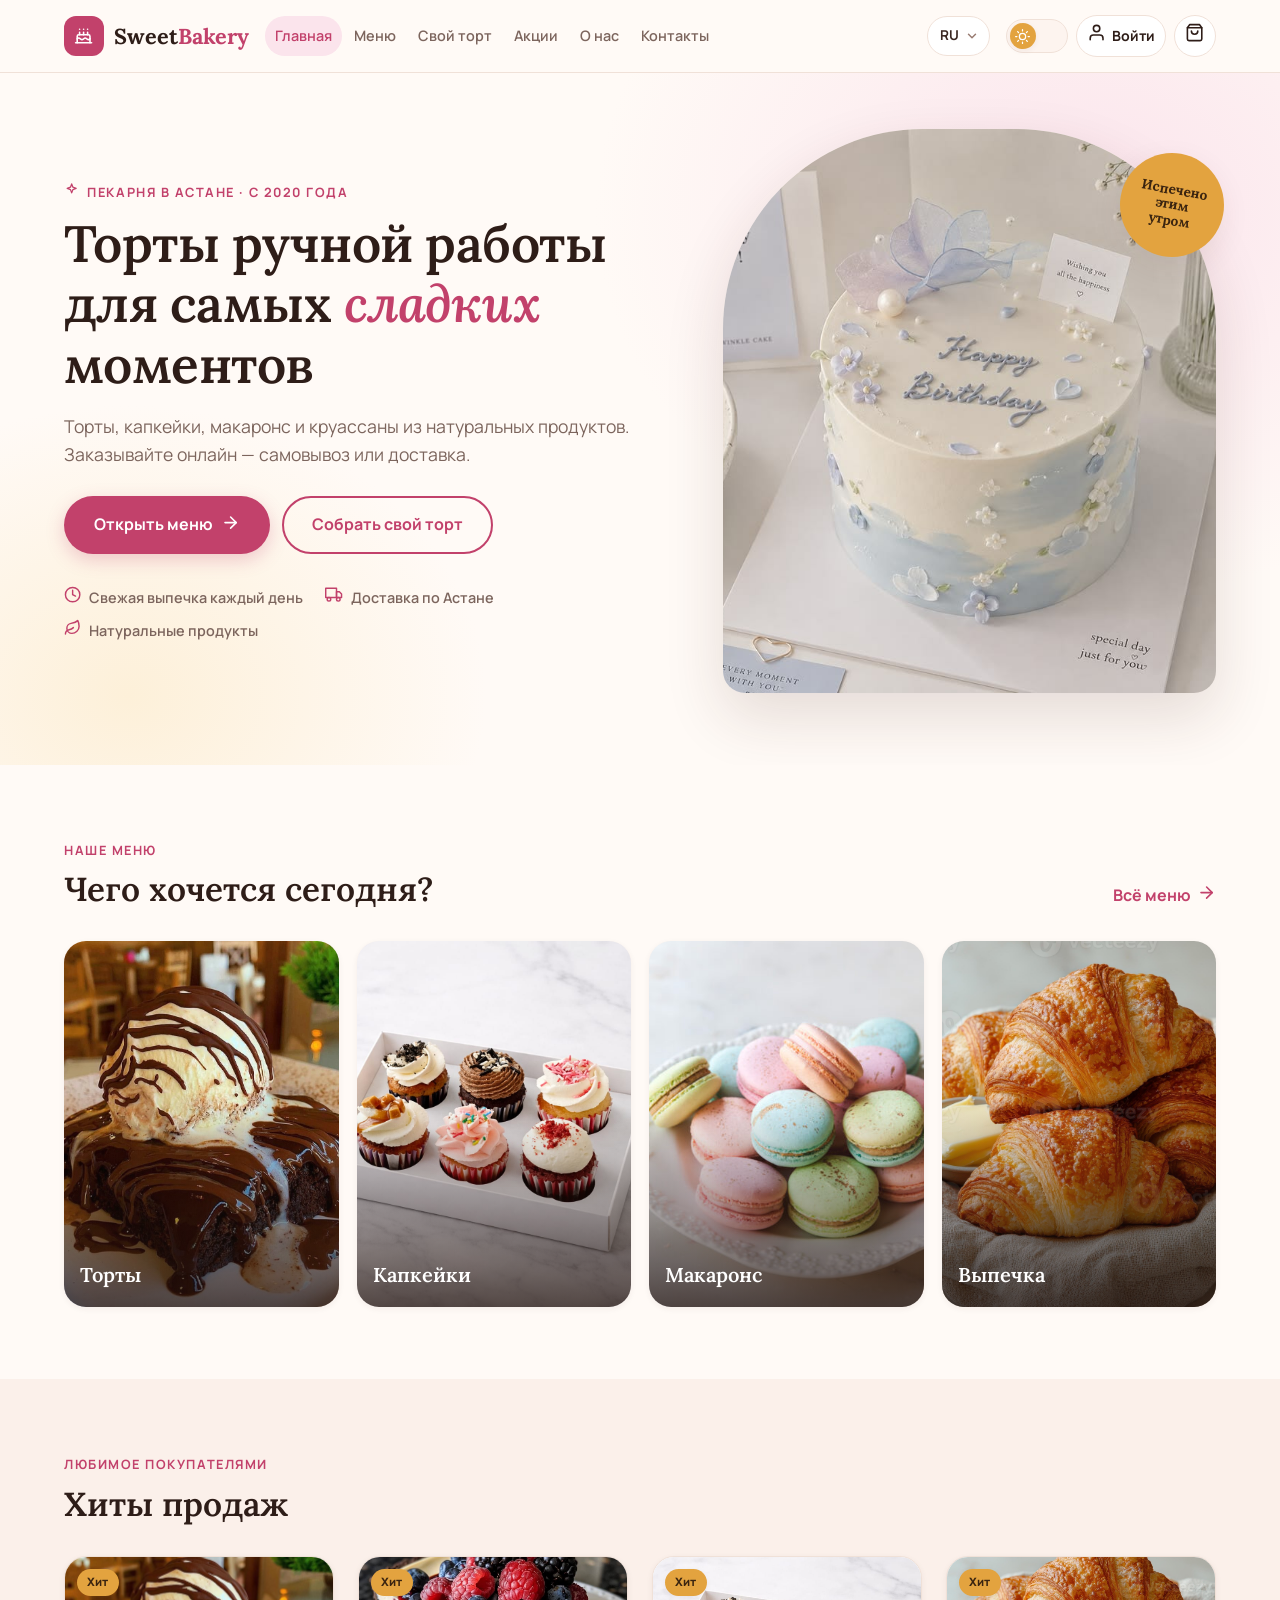
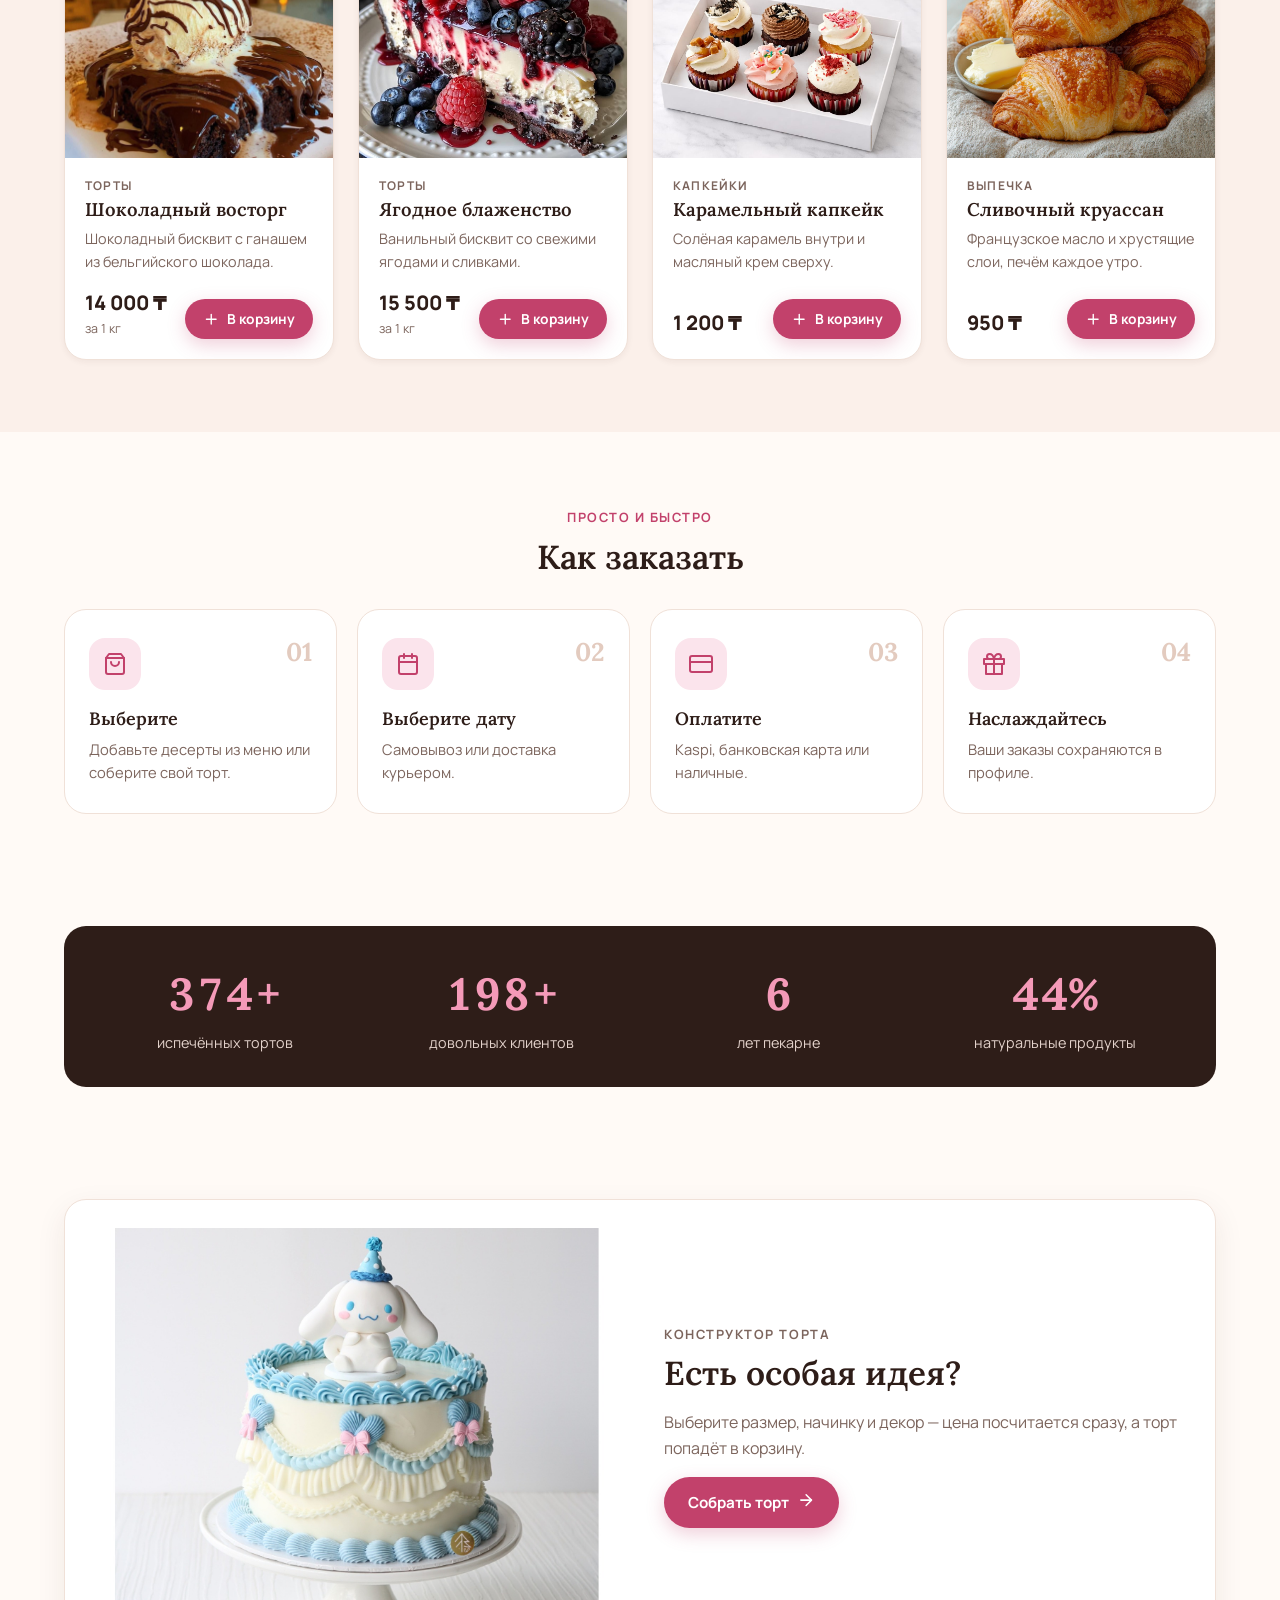
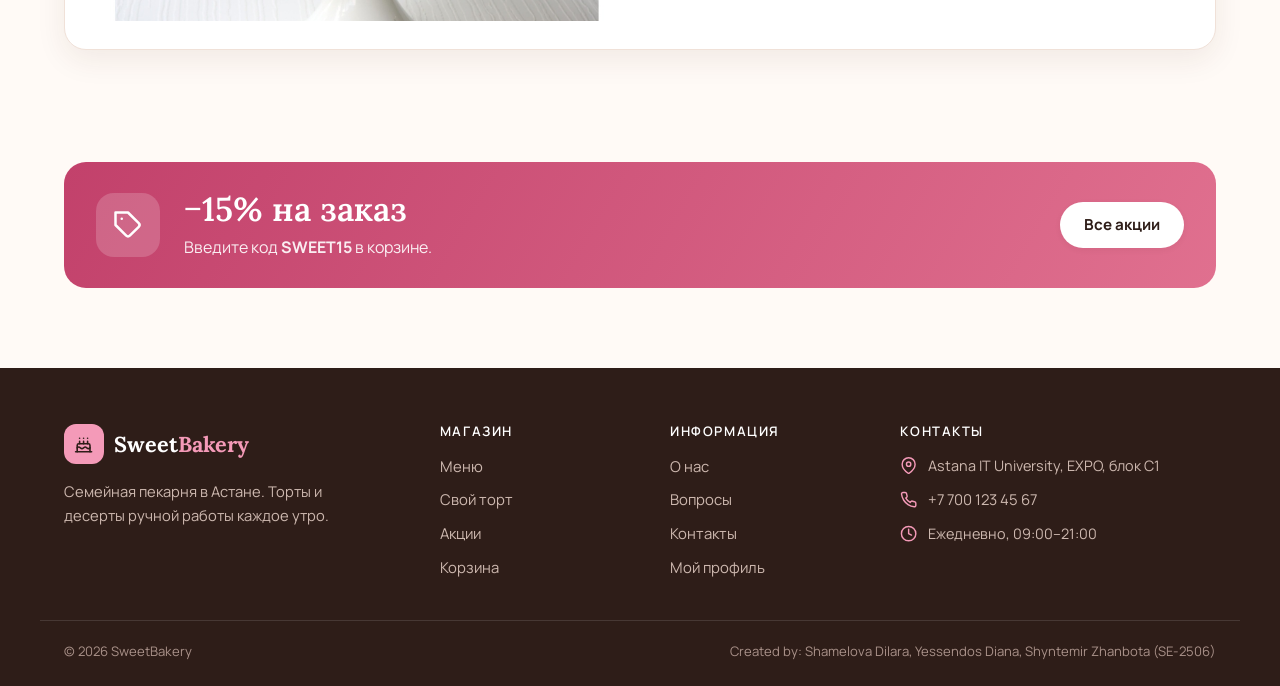
<file: index.html>
<!DOCTYPE html>
<html lang="ru">
<head>
    <meta charset="UTF-8">
    <meta name="viewport" content="width=device-width, initial-scale=1.0">
    <title>Home — SweetBakery</title>
    <link rel="icon" href="images/favicon.svg" type="image/svg+xml">
    <link rel="preconnect" href="https://fonts.googleapis.com">
    <link rel="preconnect" href="https://fonts.gstatic.com" crossorigin>
    <link href="https://fonts.googleapis.com/css2?family=Lora:ital,wght@0,500;0,600;0,700;1,500&family=Manrope:wght@400;500;600;700;800&display=swap" rel="stylesheet">
    <link rel="stylesheet" href="css/style.css">
    <!-- apply saved theme before the page is shown (no white flash) -->
    <script>document.documentElement.dataset.theme = JSON.parse(localStorage.getItem("sweetbakery-theme") || '"light"');</script>
</head>
<body data-page="home" data-title="title.home">
    <a class="skip-link" href="#main" data-i18n="skip">Skip to content</a>

    <!-- ===================== HEADER ===================== -->
    <header class="site-header">
        <div class="container header-inner">
            <a href="index.html" class="brand">
                <span class="brand-mark" data-icon="cake"></span>
                <span class="brand-name">Sweet<span>Bakery</span></span>
            </a>

            <div class="nav-panel" id="nav-panel">
                <nav class="main-nav">
                    <a href="index.html" class="active" data-i18n="nav.home">Home</a>
                    <a href="menu.html" data-i18n="nav.menu">Menu</a>
                    <a href="custom-cake.html" data-i18n="nav.custom">Custom cake</a>
                    <a href="promotions.html" data-i18n="nav.promotions">Offers</a>
                    <a href="about.html" data-i18n="nav.about">About</a>
                    <a href="contact.html" data-i18n="nav.contact">Contacts</a>
                </nav>
                <div class="prefs">
                    <label class="pref-select">
                        <span class="visually-hidden">Language</span>
                        <select id="lang-select">
                            <option value="ru">RU</option>
                            <option value="kk">KZ</option>
                            <option value="en">EN</option>
                        </select>
                    </label>
                </div>
            </div>

            <div class="header-actions">
                <button type="button" class="theme-switch" id="theme-switch" role="switch" aria-checked="false" aria-label="Dark mode">
                    <span class="theme-switch-thumb">
                        <span class="icon-sun" data-icon="sun"></span>
                        <span class="icon-moon" data-icon="moon"></span>
                    </span>
                </button>
                <a class="icon-btn account-link" id="account-link" href="login.html">
                    <span data-icon="user"></span>
                    <span class="account-label" id="account-label">Sign in</span>
                </a>
                <a class="icon-btn cart-link" href="cart.html" aria-label="Cart">
                    <span data-icon="bag"></span>
                    <span class="cart-badge" id="cart-badge" hidden>0</span>
                </a>
                <button type="button" class="icon-btn burger" id="burger" aria-label="Menu" aria-expanded="false">
                    <span class="icon-open" data-icon="menu"></span>
                    <span class="icon-close" data-icon="close"></span>
                </button>
            </div>
        </div>
    </header>

    <main id="main">
        <!-- Hero -->
        <section class="hero">
            <div class="container hero-grid">
                <div class="hero-text">
                    <p class="eyebrow"><span data-icon="sparkles"></span><span data-i18n="home.eyebrow">Bakery in Astana · since 2020</span></p>
                    <h1 data-i18n-html="home.title">Handmade cakes for your <em>sweetest</em> moments</h1>
                    <p class="lead" data-i18n="home.lead">Cakes, cupcakes, macarons and croissants from natural ingredients. Order online — pick up or get it delivered.</p>
                    <div class="hero-actions">
                        <a href="menu.html" class="btn btn-primary btn-lg"><span data-i18n="home.ctaMenu">Open the menu</span><span data-icon="arrow"></span></a>
                        <a href="custom-cake.html" class="btn btn-ghost btn-lg" data-i18n="home.ctaCustom">Design your cake</a>
                    </div>
                    <ul class="hero-trust">
                        <li><span data-icon="clock"></span><span data-i18n="home.trust1">Baked fresh daily</span></li>
                        <li><span data-icon="truck"></span><span data-i18n="home.trust2">Delivery across Astana</span></li>
                        <li><span data-icon="leaf"></span><span data-i18n="home.trust3">Natural ingredients</span></li>
                    </ul>
                </div>
                <div class="hero-visual">
                    <div class="hero-img">
                        <img src="images/hero-cake.jpg" alt="SweetBakery cake">
                    </div>
                    <span class="hero-sticker" data-i18n-html="home.sticker">Baked<br>this<br>morning</span>
                </div>
            </div>
        </section>

        <!-- Categories -->
        <section class="section">
            <div class="container">
                <div class="section-head">
                    <div>
                        <p class="eyebrow" data-i18n="home.catEyebrow">Our menu</p>
                        <h2 data-i18n="home.catTitle">What would you like today?</h2>
                    </div>
                    <a href="menu.html" class="link-arrow"><span data-i18n="home.fullMenu">Full menu</span><span data-icon="arrow"></span></a>
                </div>
                <div class="category-grid category-grid-4">
                    <a class="category-tile" href="menu.html?cat=cakes">
                        <img src="images/chocolate-delight.jpg" alt="">
                        <span class="category-info"><span class="category-name" data-i18n="cat.cakes">Cakes</span></span>
                    </a>
                    <a class="category-tile" href="menu.html?cat=cupcakes">
                        <img src="images/cupcakess.jpeg" alt="">
                        <span class="category-info"><span class="category-name" data-i18n="cat.cupcakes">Cupcakes</span></span>
                    </a>
                    <a class="category-tile" href="menu.html?cat=macarons">
                        <img src="images/macarons.jpg" alt="">
                        <span class="category-info"><span class="category-name" data-i18n="cat.macarons">Macarons</span></span>
                    </a>
                    <a class="category-tile" href="menu.html?cat=pastries">
                        <img src="images/croissants.jpg" alt="">
                        <span class="category-info"><span class="category-name" data-i18n="cat.pastries">Pastries</span></span>
                    </a>
                </div>
            </div>
        </section>

        <!-- Bestsellers: cards are created in main.js -->
        <section class="section section-alt">
            <div class="container">
                <div class="section-head">
                    <div>
                        <p class="eyebrow" data-i18n="home.bestEyebrow">Customer favourites</p>
                        <h2 data-i18n="home.bestTitle">Bestsellers</h2>
                    </div>
                </div>
                <div class="product-grid" id="bestsellers"></div>
            </div>
        </section>

        <!-- How to order -->
        <section class="section">
            <div class="container">
                <div class="section-head section-head-center">
                    <div>
                        <p class="eyebrow" data-i18n="home.howEyebrow">Simple and fast</p>
                        <h2 data-i18n="home.howTitle">How to order</h2>
                    </div>
                </div>
                <ol class="steps">
                    <li class="step">
                        <span class="step-icon" data-icon="bag"></span>
                        <span class="step-num">01</span>
                        <h3 data-i18n="home.step1">Choose</h3>
                        <p data-i18n="home.step1Text">Add desserts from the menu or design your own cake.</p>
                    </li>
                    <li class="step">
                        <span class="step-icon" data-icon="calendar"></span>
                        <span class="step-num">02</span>
                        <h3 data-i18n="home.step2">Pick a date</h3>
                        <p data-i18n="home.step2Text">Choose pickup or courier delivery.</p>
                    </li>
                    <li class="step">
                        <span class="step-icon" data-icon="card"></span>
                        <span class="step-num">03</span>
                        <h3 data-i18n="home.step3">Pay</h3>
                        <p data-i18n="home.step3Text">Kaspi, bank card or cash on receipt.</p>
                    </li>
                    <li class="step">
                        <span class="step-icon" data-icon="gift"></span>
                        <span class="step-num">04</span>
                        <h3 data-i18n="home.step4">Enjoy</h3>
                        <p data-i18n="home.step4Text">Your orders are saved in your profile.</p>
                    </li>
                </ol>
            </div>
        </section>

        <!-- Numbers (animated counters) -->
        <section class="section section-tight">
            <div class="container">
                <ul class="stats">
                    <li><span class="stat-number" data-target="1000" data-suffix="+">0</span><span class="stat-label" data-i18n="home.stat1">cakes baked</span></li>
                    <li><span class="stat-number" data-target="500" data-suffix="+">0</span><span class="stat-label" data-i18n="home.stat2">happy customers</span></li>
                    <li><span class="stat-number" data-target="6" data-suffix="">0</span><span class="stat-label" data-i18n="home.stat3">years of baking</span></li>
                    <li><span class="stat-number" data-target="100" data-suffix="%">0</span><span class="stat-label" data-i18n="home.stat4">natural ingredients</span></li>
                </ul>
            </div>
        </section>

        <!-- Custom cake banner -->
        <section class="section">
            <div class="container">
                <div class="feature-banner">
                    <div class="feature-banner-img">
                        <img src="images/gallery-6.jpg" alt="Custom cake">
                    </div>
                    <div class="feature-banner-text">
                        <p class="eyebrow" data-i18n="home.customEyebrow">Cake builder</p>
                        <h2 data-i18n="home.customTitle">Have a special idea?</h2>
                        <p data-i18n="home.customText">Choose the size, filling and decoration — the price is calculated at once and the cake goes to your cart.</p>
                        <a href="custom-cake.html" class="btn btn-primary"><span data-i18n="home.customCta">Build my cake</span><span data-icon="arrow"></span></a>
                    </div>
                </div>
            </div>
        </section>

        <!-- Promo -->
        <section class="section section-tight">
            <div class="container">
                <div class="promo-band">
                    <span class="promo-band-icon" data-icon="tag"></span>
                    <div>
                        <h2 data-i18n="home.promoTitle">−15% on your order</h2>
                        <p data-i18n-html="home.promoText">Enter the code <b>SWEET15</b> in the cart.</p>
                    </div>
                    <a href="promotions.html" class="btn btn-light" data-i18n="home.promoCta">All offers</a>
                </div>
            </div>
        </section>
    </main>

    <!-- ===================== FOOTER ===================== -->
    <footer class="site-footer">
        <div class="container footer-grid">
            <div class="footer-col footer-about">
                <a href="index.html" class="brand brand-light">
                    <span class="brand-mark" data-icon="cake"></span>
                    <span class="brand-name">Sweet<span>Bakery</span></span>
                </a>
                <p data-i18n="footer.tagline">A family bakery in Astana. Cakes and desserts baked by hand every morning.</p>
            </div>
            <div class="footer-col">
                <h2 class="footer-title" data-i18n="footer.shop">Shop</h2>
                <ul>
                    <li><a href="menu.html" data-i18n="nav.menu">Menu</a></li>
                    <li><a href="custom-cake.html" data-i18n="nav.custom">Custom cake</a></li>
                    <li><a href="promotions.html" data-i18n="nav.promotions">Offers</a></li>
                    <li><a href="cart.html" data-i18n="nav.cart">Cart</a></li>
                </ul>
            </div>
            <div class="footer-col">
                <h2 class="footer-title" data-i18n="footer.info">Information</h2>
                <ul>
                    <li><a href="about.html" data-i18n="nav.about">About</a></li>
                    <li><a href="about.html#faq" data-i18n="footer.faq">FAQ</a></li>
                    <li><a href="contact.html" data-i18n="nav.contact">Contacts</a></li>
                    <li><a href="profile.html" data-i18n="footer.account">My profile</a></li>
                </ul>
            </div>
            <div class="footer-col">
                <h2 class="footer-title" data-i18n="footer.contacts">Contacts</h2>
                <ul class="footer-contacts">
                    <li><span data-icon="pin"></span><span data-i18n="contact.addressValue">Astana IT University, EXPO, block C1</span></li>
                    <li><span data-icon="phone"></span><a href="tel:+77001234567">+7 700 123 45 67</a></li>
                    <li><span data-icon="clock"></span><span data-i18n="contact.hoursValue">Every day, 09:00–21:00</span></li>
                </ul>
            </div>
        </div>
        <div class="container footer-bottom">
            <p>© 2026 SweetBakery</p>
            <p>Created by: Shamelova Dilara, Yessendos Diana, Shyntemir Zhanbota (SE-2506)</p>
        </div>
    </footer>

    <div class="toast-stack" id="toast-stack" aria-live="polite"></div>

    <script src="js/translations.js"></script>
    <script src="js/data.js"></script>
    <script src="js/script.js"></script>
    <script src="js/main.js"></script>
</body>
</html>
</file>
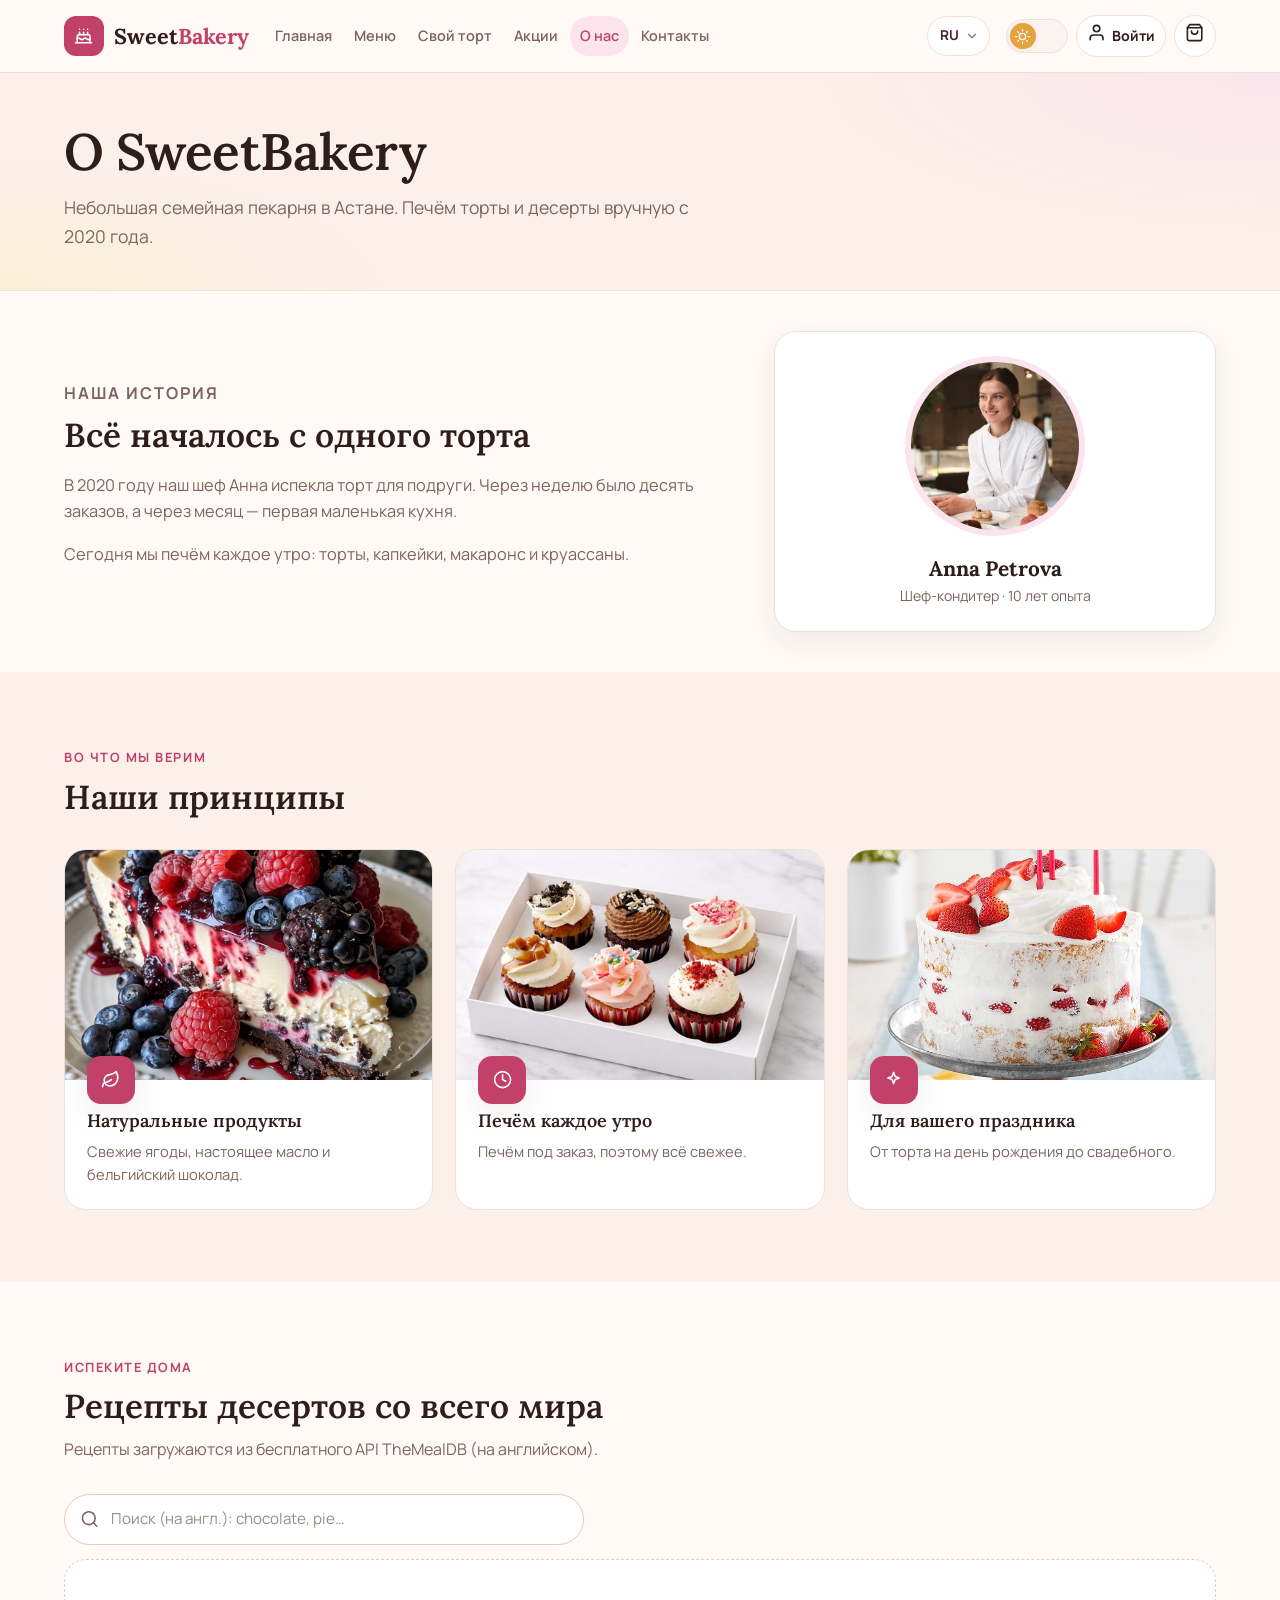
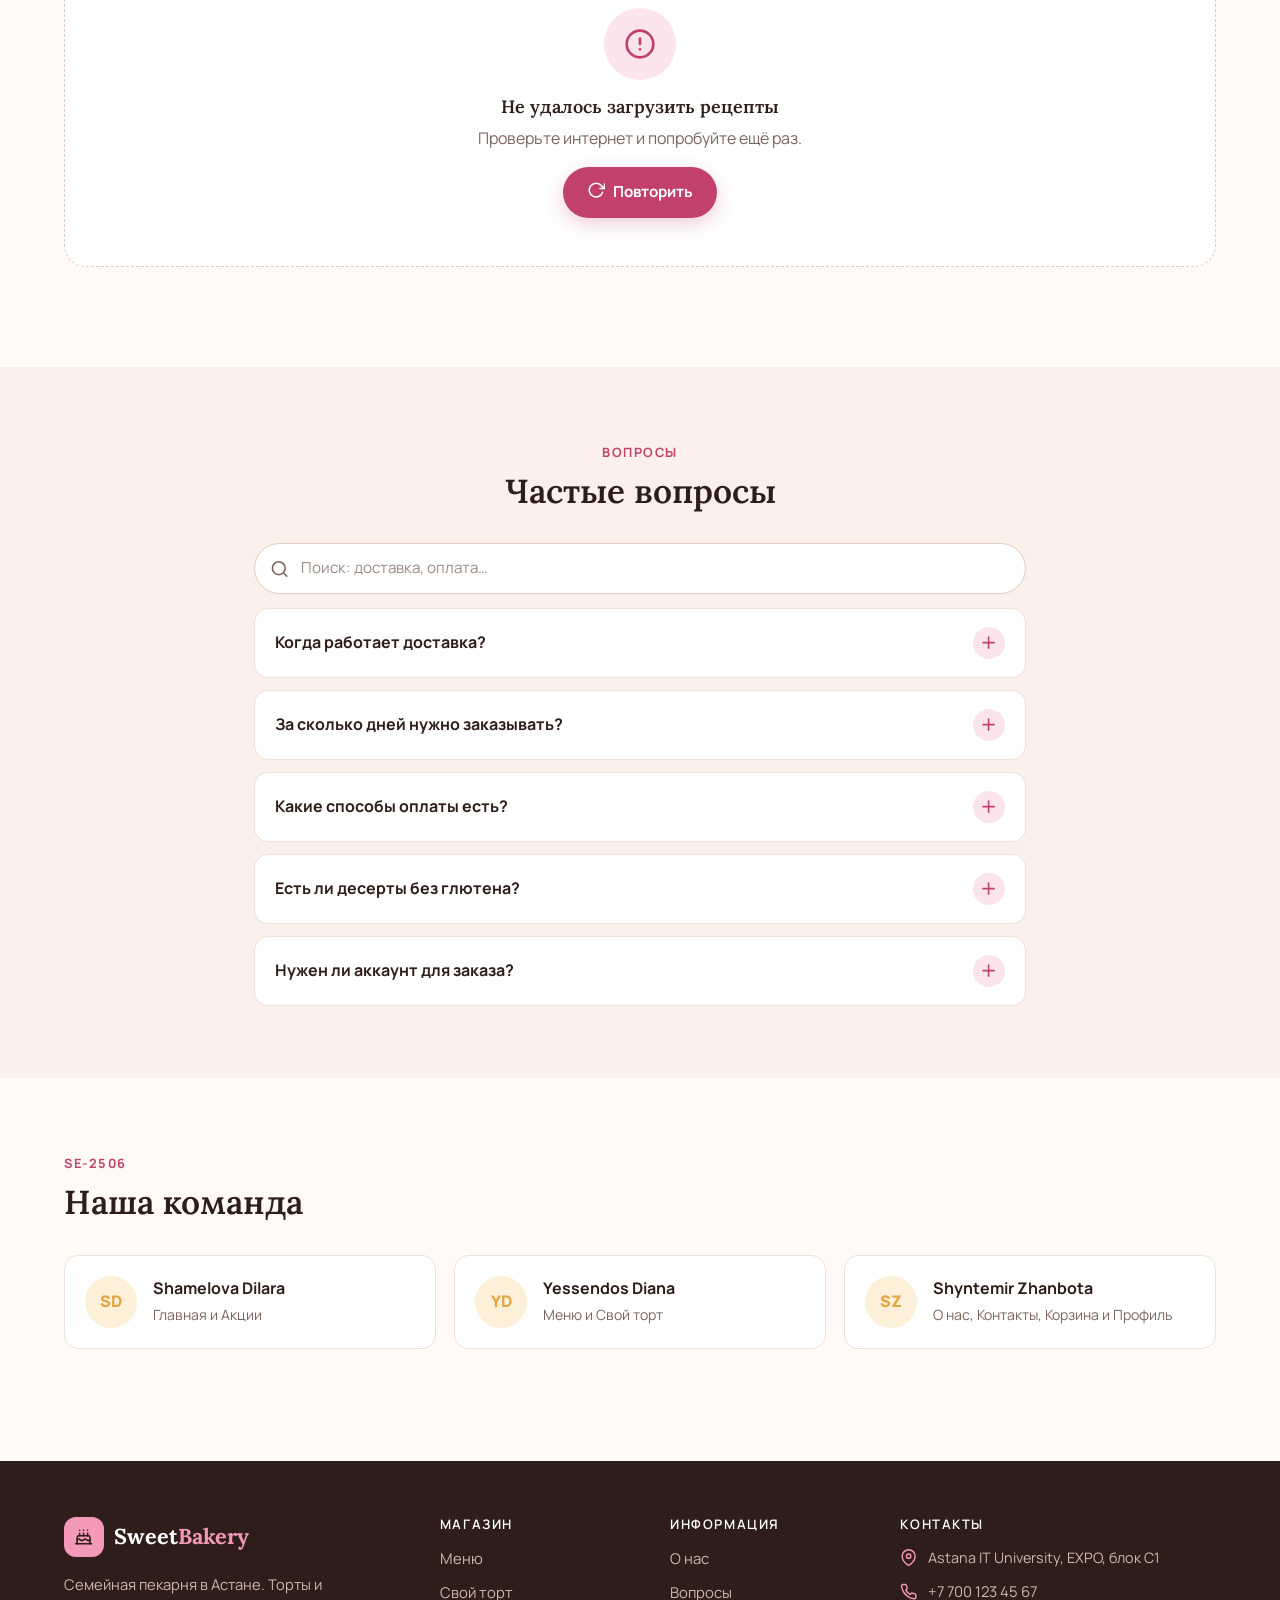
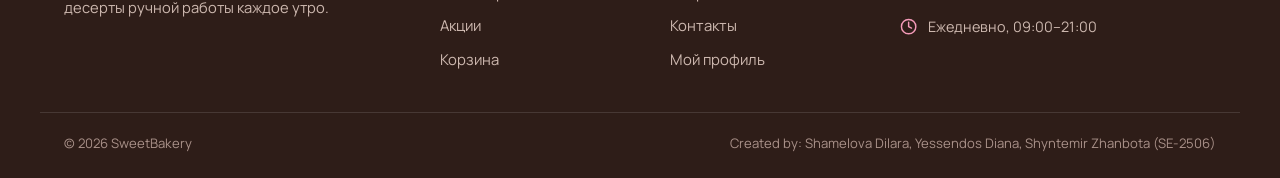
<file: about.html>
<!DOCTYPE html>
<html lang="ru">
<head>
    <meta charset="UTF-8">
    <meta name="viewport" content="width=device-width, initial-scale=1.0">
    <title>About us — SweetBakery</title>
    <link rel="icon" href="images/favicon.svg" type="image/svg+xml">
    <link rel="preconnect" href="https://fonts.googleapis.com">
    <link rel="preconnect" href="https://fonts.gstatic.com" crossorigin>
    <link href="https://fonts.googleapis.com/css2?family=Lora:ital,wght@0,500;0,600;0,700;1,500&family=Manrope:wght@400;500;600;700;800&display=swap" rel="stylesheet">
    <link rel="stylesheet" href="css/style.css">
    <!-- apply saved theme before the page is shown (no white flash) -->
    <script>document.documentElement.dataset.theme = JSON.parse(localStorage.getItem("sweetbakery-theme") || '"light"');</script>
</head>
<body data-page="about" data-title="title.about">
    <a class="skip-link" href="#main" data-i18n="skip">Skip to content</a>

    <!-- ===================== HEADER ===================== -->
    <header class="site-header">
        <div class="container header-inner">
            <a href="index.html" class="brand">
                <span class="brand-mark" data-icon="cake"></span>
                <span class="brand-name">Sweet<span>Bakery</span></span>
            </a>

            <div class="nav-panel" id="nav-panel">
                <nav class="main-nav">
                    <a href="index.html" data-i18n="nav.home">Home</a>
                    <a href="menu.html" data-i18n="nav.menu">Menu</a>
                    <a href="custom-cake.html" data-i18n="nav.custom">Custom cake</a>
                    <a href="promotions.html" data-i18n="nav.promotions">Offers</a>
                    <a href="about.html" class="active" data-i18n="nav.about">About</a>
                    <a href="contact.html" data-i18n="nav.contact">Contacts</a>
                </nav>
                <div class="prefs">
                    <label class="pref-select">
                        <span class="visually-hidden">Language</span>
                        <select id="lang-select">
                            <option value="ru">RU</option>
                            <option value="kk">KZ</option>
                            <option value="en">EN</option>
                        </select>
                    </label>
                </div>
            </div>

            <div class="header-actions">
                <button type="button" class="theme-switch" id="theme-switch" role="switch" aria-checked="false" aria-label="Dark mode">
                    <span class="theme-switch-thumb">
                        <span class="icon-sun" data-icon="sun"></span>
                        <span class="icon-moon" data-icon="moon"></span>
                    </span>
                </button>
                <a class="icon-btn account-link" id="account-link" href="login.html">
                    <span data-icon="user"></span>
                    <span class="account-label" id="account-label">Sign in</span>
                </a>
                <a class="icon-btn cart-link" href="cart.html" aria-label="Cart">
                    <span data-icon="bag"></span>
                    <span class="cart-badge" id="cart-badge" hidden>0</span>
                </a>
                <button type="button" class="icon-btn burger" id="burger" aria-label="Menu" aria-expanded="false">
                    <span class="icon-open" data-icon="menu"></span>
                    <span class="icon-close" data-icon="close"></span>
                </button>
            </div>
        </div>
    </header>

    <main id="main">
        <section class="page-hero">
            <div class="container">
                <h1 data-i18n="about.title">About SweetBakery</h1>
                <p class="lead" data-i18n="about.lead">A small family bakery in Astana. We bake cakes and desserts by hand since 2020.</p>
            </div>
        </section>

        <!-- Our pastry chef -->
        <section class="section section-tight">
            <div class="container story">
                <div class="story-text">
                    <p class="eyebrow" data-i18n="about.storyEyebrow">Our story</p>
                    <h2 data-i18n="about.storyTitle">It started with one birthday cake</h2>
                    <p data-i18n="about.story1">In 2020 our chef Anna baked a cake for a friend. A week later there were ten orders, and a month later — our first small kitchen.</p>
                    <p data-i18n="about.story2">Today we bake every morning: cakes, cupcakes, macarons and croissants.</p>
                </div>
                <figure class="chef-card">
                    <img src="images/Anna.jpg" alt="Chef Anna">
                    <figcaption>
                        <strong>Anna Petrova</strong>
                        <span data-i18n="about.chefRole">Head pastry chef · 10 years of experience</span>
                    </figcaption>
                </figure>
            </div>
        </section>

        <!-- Values -->
        <section class="section section-alt">
            <div class="container">
                <div class="section-head">
                    <div>
                        <p class="eyebrow" data-i18n="about.valuesEyebrow">What we stand for</p>
                        <h2 data-i18n="about.valuesTitle">Our principles</h2>
                    </div>
                </div>
                <div class="value-grid">
                    <article class="value-card">
                        <img src="images/berry-bliss.jpg" alt="Cake with berries">
                        <div class="value-body">
                            <span class="value-icon" data-icon="leaf"></span>
                            <h3 data-i18n="about.value1">Natural ingredients</h3>
                            <p data-i18n="about.value1Text">Fresh berries, real butter and Belgian chocolate.</p>
                        </div>
                    </article>
                    <article class="value-card">
                        <img src="images/cupcakess.jpeg" alt="Cupcakes">
                        <div class="value-body">
                            <span class="value-icon" data-icon="clock"></span>
                            <h3 data-i18n="about.value2">Baked every morning</h3>
                            <p data-i18n="about.value2Text">We bake to order, so everything is fresh.</p>
                        </div>
                    </article>
                    <article class="value-card">
                        <img src="images/birthdaycake.jpg" alt="Birthday cake">
                        <div class="value-body">
                            <span class="value-icon" data-icon="sparkles"></span>
                            <h3 data-i18n="about.value3">Made for your event</h3>
                            <p data-i18n="about.value3Text">From a birthday cake to a wedding cake.</p>
                        </div>
                    </article>
                </div>
            </div>
        </section>

        <!-- External API: dessert recipes from TheMealDB -->
        <section class="section" id="recipes">
            <div class="container">
                <div class="section-head">
                    <div>
                        <p class="eyebrow" data-i18n="recipes.eyebrow">Bake at home</p>
                        <h2 data-i18n="recipes.title">Dessert recipes from around the world</h2>
                        <p class="section-sub" data-i18n="recipes.sub">Recipes are loaded from the free TheMealDB API (in English).</p>
                    </div>
                </div>
                <div class="toolbar toolbar-simple">
                    <div class="search-field">
                        <span data-icon="search"></span>
                        <label for="recipe-search" class="visually-hidden">Search recipes</label>
                        <input type="search" id="recipe-search" autocomplete="off" data-i18n-placeholder="recipes.searchPh" placeholder="Search: chocolate, pie…">
                    </div>
                </div>
                <p class="results-info" id="recipe-info"></p>
                <div class="recipe-grid" id="recipe-grid"></div>
                <div class="empty-state" id="recipe-error" hidden>
                    <span class="empty-icon" data-icon="alert"></span>
                    <h3 data-i18n="recipes.errorTitle">Could not load recipes</h3>
                    <p data-i18n="recipes.errorText">Check your internet connection and try again.</p>
                    <button type="button" class="btn btn-primary" id="recipe-retry"><span data-icon="refresh"></span><span data-i18n="recipes.retry">Try again</span></button>
                </div>
                <div class="center-row">
                    <button type="button" class="btn btn-ghost" id="recipe-more" hidden data-i18n="recipes.more">Show more</button>
                </div>
            </div>
        </section>

        <!-- FAQ (accordion + search) -->
        <section class="section section-alt" id="faq">
            <div class="container container-narrow">
                <div class="section-head section-head-center">
                    <div>
                        <p class="eyebrow" data-i18n="faq.eyebrow">Questions</p>
                        <h2 data-i18n="faq.title">Frequently asked questions</h2>
                    </div>
                </div>
                <div class="search-field search-field-wide">
                    <span data-icon="search"></span>
                    <label for="faq-search" class="visually-hidden">Search the FAQ</label>
                    <input type="search" id="faq-search" autocomplete="off" data-i18n-placeholder="faq.searchPh" placeholder="Search: delivery, payment…">
                </div>
                <p class="results-info" id="faq-info"></p>
                <div class="accordion">
                    <div class="accordion-item">
                        <button type="button" class="accordion-trigger"><span class="faq-q" data-i18n="faq.q1">What are your delivery hours?</span><span class="accordion-icon" data-icon="plus"></span></button>
                        <div class="accordion-panel"><p class="faq-a" data-i18n="faq.a1">We deliver every day from 9:00 to 21:00 across Astana.</p></div>
                    </div>
                    <div class="accordion-item">
                        <button type="button" class="accordion-trigger"><span class="faq-q" data-i18n="faq.q2">How far in advance should I order?</span><span class="accordion-icon" data-icon="plus"></span></button>
                        <div class="accordion-panel"><p class="faq-a" data-i18n="faq.a2">Desserts from the menu are ready the next day. Custom cakes need 2–4 days.</p></div>
                    </div>
                    <div class="accordion-item">
                        <button type="button" class="accordion-trigger"><span class="faq-q" data-i18n="faq.q3">What payment methods do you accept?</span><span class="accordion-icon" data-icon="plus"></span></button>
                        <div class="accordion-panel"><p class="faq-a" data-i18n="faq.a3">Kaspi.kz, bank card online, or cash on receipt.</p></div>
                    </div>
                    <div class="accordion-item">
                        <button type="button" class="accordion-trigger"><span class="faq-q" data-i18n="faq.q4">Do you have gluten-free desserts?</span><span class="accordion-icon" data-icon="plus"></span></button>
                        <div class="accordion-panel"><p class="faq-a" data-i18n="faq.a4">Yes, our macarons are gluten-free.</p></div>
                    </div>
                    <div class="accordion-item">
                        <button type="button" class="accordion-trigger"><span class="faq-q" data-i18n="faq.q5">Do I need an account to order?</span><span class="accordion-icon" data-icon="plus"></span></button>
                        <div class="accordion-panel"><p class="faq-a" data-i18n="faq.a5">No, but with an account your orders are saved in your profile.</p></div>
                    </div>
                </div>
            </div>
        </section>

        <!-- Team -->
        <section class="section">
            <div class="container">
                <div class="section-head">
                    <div>
                        <p class="eyebrow">SE-2506</p>
                        <h2 data-i18n="team.title">Our team</h2>
                    </div>
                </div>
                <ul class="team-grid">
                    <li class="team-card"><span class="team-avatar">SD</span><div><strong>Shamelova Dilara</strong><span data-i18n="team.role1">Home &amp; Promotions</span></div></li>
                    <li class="team-card"><span class="team-avatar">YD</span><div><strong>Yessendos Diana</strong><span data-i18n="team.role2">Menu &amp; Custom cake</span></div></li>
                    <li class="team-card"><span class="team-avatar">SZ</span><div><strong>Shyntemir Zhanbota</strong><span data-i18n="team.role3">About, Contacts, Cart &amp; Profile</span></div></li>
                </ul>
            </div>
        </section>
    </main>

    <!-- ===================== FOOTER ===================== -->
    <footer class="site-footer">
        <div class="container footer-grid">
            <div class="footer-col footer-about">
                <a href="index.html" class="brand brand-light">
                    <span class="brand-mark" data-icon="cake"></span>
                    <span class="brand-name">Sweet<span>Bakery</span></span>
                </a>
                <p data-i18n="footer.tagline">A family bakery in Astana. Cakes and desserts baked by hand every morning.</p>
            </div>
            <div class="footer-col">
                <h2 class="footer-title" data-i18n="footer.shop">Shop</h2>
                <ul>
                    <li><a href="menu.html" data-i18n="nav.menu">Menu</a></li>
                    <li><a href="custom-cake.html" data-i18n="nav.custom">Custom cake</a></li>
                    <li><a href="promotions.html" data-i18n="nav.promotions">Offers</a></li>
                    <li><a href="cart.html" data-i18n="nav.cart">Cart</a></li>
                </ul>
            </div>
            <div class="footer-col">
                <h2 class="footer-title" data-i18n="footer.info">Information</h2>
                <ul>
                    <li><a href="about.html" data-i18n="nav.about">About</a></li>
                    <li><a href="about.html#faq" data-i18n="footer.faq">FAQ</a></li>
                    <li><a href="contact.html" data-i18n="nav.contact">Contacts</a></li>
                    <li><a href="profile.html" data-i18n="footer.account">My profile</a></li>
                </ul>
            </div>
            <div class="footer-col">
                <h2 class="footer-title" data-i18n="footer.contacts">Contacts</h2>
                <ul class="footer-contacts">
                    <li><span data-icon="pin"></span><span data-i18n="contact.addressValue">Astana IT University, EXPO, block C1</span></li>
                    <li><span data-icon="phone"></span><a href="tel:+77001234567">+7 700 123 45 67</a></li>
                    <li><span data-icon="clock"></span><span data-i18n="contact.hoursValue">Every day, 09:00–21:00</span></li>
                </ul>
            </div>
        </div>
        <div class="container footer-bottom">
            <p>© 2026 SweetBakery</p>
            <p>Created by: Shamelova Dilara, Yessendos Diana, Shyntemir Zhanbota (SE-2506)</p>
        </div>
    </footer>

    <div class="toast-stack" id="toast-stack" aria-live="polite"></div>

    <script src="js/translations.js"></script>
    <script src="js/data.js"></script>
    <script src="js/script.js"></script>
    <script src="js/main.js"></script>
</body>
</html>
</file>
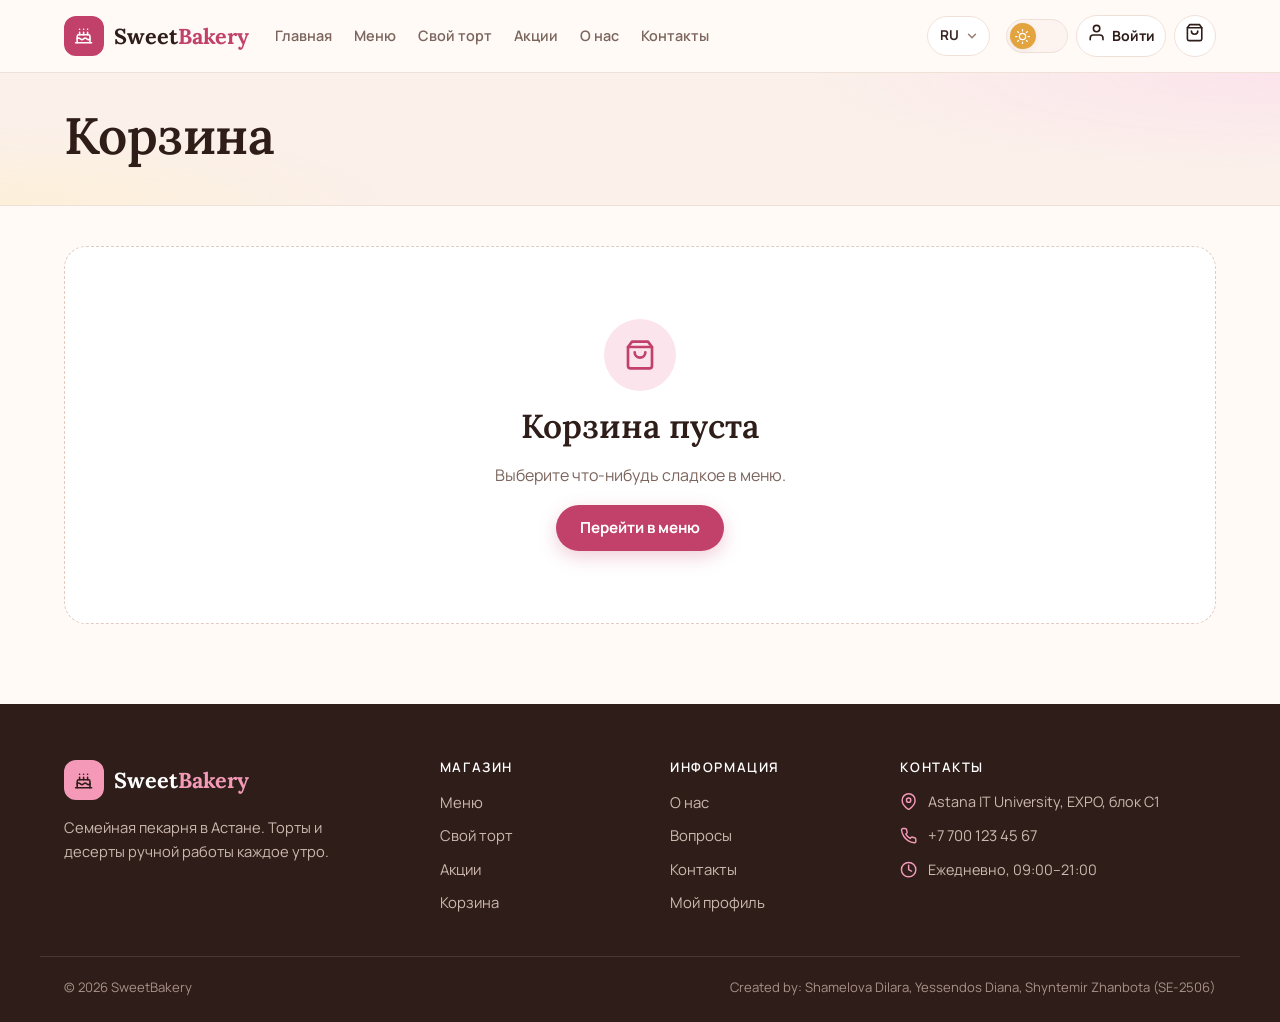
<file: cart.html>
<!DOCTYPE html>
<html lang="ru">
<head>
    <meta charset="UTF-8">
    <meta name="viewport" content="width=device-width, initial-scale=1.0">
    <title>Cart — SweetBakery</title>
    <link rel="icon" href="images/favicon.svg" type="image/svg+xml">
    <link rel="preconnect" href="https://fonts.googleapis.com">
    <link rel="preconnect" href="https://fonts.gstatic.com" crossorigin>
    <link href="https://fonts.googleapis.com/css2?family=Lora:ital,wght@0,500;0,600;0,700;1,500&family=Manrope:wght@400;500;600;700;800&display=swap" rel="stylesheet">
    <link rel="stylesheet" href="css/style.css">
    <!-- apply saved theme before the page is shown (no white flash) -->
    <script>document.documentElement.dataset.theme = JSON.parse(localStorage.getItem("sweetbakery-theme") || '"light"');</script>
</head>
<body data-page="cart" data-title="title.cart">
    <a class="skip-link" href="#main" data-i18n="skip">Skip to content</a>

    <!-- ===================== HEADER ===================== -->
    <header class="site-header">
        <div class="container header-inner">
            <a href="index.html" class="brand">
                <span class="brand-mark" data-icon="cake"></span>
                <span class="brand-name">Sweet<span>Bakery</span></span>
            </a>

            <div class="nav-panel" id="nav-panel">
                <nav class="main-nav">
                    <a href="index.html" data-i18n="nav.home">Home</a>
                    <a href="menu.html" data-i18n="nav.menu">Menu</a>
                    <a href="custom-cake.html" data-i18n="nav.custom">Custom cake</a>
                    <a href="promotions.html" data-i18n="nav.promotions">Offers</a>
                    <a href="about.html" data-i18n="nav.about">About</a>
                    <a href="contact.html" data-i18n="nav.contact">Contacts</a>
                </nav>
                <div class="prefs">
                    <label class="pref-select">
                        <span class="visually-hidden">Language</span>
                        <select id="lang-select">
                            <option value="ru">RU</option>
                            <option value="kk">KZ</option>
                            <option value="en">EN</option>
                        </select>
                    </label>
                </div>
            </div>

            <div class="header-actions">
                <button type="button" class="theme-switch" id="theme-switch" role="switch" aria-checked="false" aria-label="Dark mode">
                    <span class="theme-switch-thumb">
                        <span class="icon-sun" data-icon="sun"></span>
                        <span class="icon-moon" data-icon="moon"></span>
                    </span>
                </button>
                <a class="icon-btn account-link" id="account-link" href="login.html">
                    <span data-icon="user"></span>
                    <span class="account-label" id="account-label">Sign in</span>
                </a>
                <a class="icon-btn cart-link" href="cart.html" aria-label="Cart">
                    <span data-icon="bag"></span>
                    <span class="cart-badge" id="cart-badge" hidden>0</span>
                </a>
                <button type="button" class="icon-btn burger" id="burger" aria-label="Menu" aria-expanded="false">
                    <span class="icon-open" data-icon="menu"></span>
                    <span class="icon-close" data-icon="close"></span>
                </button>
            </div>
        </div>
    </header>

    <main id="main">
        <section class="page-hero page-hero-compact">
            <div class="container">
                <h1 data-i18n="cart.title">Cart</h1>
            </div>
        </section>

        <section class="section section-tight">
            <div class="container">
                <!-- Empty cart -->
                <div class="empty-state empty-state-lg" id="cart-empty" hidden>
                    <span class="empty-icon" data-icon="bag"></span>
                    <h2 data-i18n="cart.emptyTitle">Your cart is empty</h2>
                    <p data-i18n="cart.emptyText">Choose something sweet in the menu.</p>
                    <a href="menu.html" class="btn btn-primary" data-i18n="cart.toMenu">Go to the menu</a>
                </div>

                <!-- Cart + checkout -->
                <div class="checkout-layout" id="cart-view" hidden>
                    <div class="checkout-main">
                        <div class="panel">
                            <div class="panel-head">
                                <h2 data-i18n="cart.items">Your order</h2>
                                <button type="button" class="link-btn link-danger" id="cart-clear"><span data-icon="trash"></span><span data-i18n="cart.clear">Clear</span></button>
                            </div>
                            <ul class="cart-list" id="cart-list"></ul>
                        </div>

                        <form id="checkout-form" class="panel checkout-form" novalidate>
                            <!-- Contacts -->
                            <fieldset class="form-section">
                                <legend><span class="step-badge">1</span><span data-i18n="checkout.contact">Contact details</span></legend>
                                <div class="form-grid">
                                    <div class="field">
                                        <label for="co-name" data-i18n="form.name">Name</label>
                                        <input type="text" id="co-name" name="name" data-i18n-placeholder="form.namePh" placeholder="Aigerim">
                                        <p class="field-error"></p>
                                    </div>
                                    <div class="field">
                                        <label for="co-phone" data-i18n="form.phone">Phone</label>
                                        <div class="input-prefix"><span>+7</span><input type="tel" id="co-phone" name="phone" placeholder="701 234 56 78"></div>
                                        <p class="field-error"></p>
                                    </div>
                                    <div class="field field-full">
                                        <label for="co-email" data-i18n="form.email">Email</label>
                                        <input type="text" id="co-email" name="email" placeholder="you@example.com">
                                        <p class="field-error"></p>
                                    </div>
                                </div>
                            </fieldset>

                            <!-- Delivery -->
                            <fieldset class="form-section">
                                <legend><span class="step-badge">2</span><span data-i18n="checkout.delivery">Delivery</span></legend>
                                <div class="choice-grid">
                                    <label class="choice-card">
                                        <input type="radio" name="delivery" value="pickup" checked>
                                        <span class="choice-body">
                                            <span class="choice-icon" data-icon="store"></span>
                                            <span class="choice-title" data-i18n="checkout.pickup">Pickup</span>
                                            <span class="choice-meta" data-i18n="checkout.free">Free</span>
                                        </span>
                                    </label>
                                    <label class="choice-card">
                                        <input type="radio" name="delivery" value="courier">
                                        <span class="choice-body">
                                            <span class="choice-icon" data-icon="truck"></span>
                                            <span class="choice-title" data-i18n="checkout.courier">Courier</span>
                                            <span class="choice-meta" data-i18n="checkout.courierPrice">1 500 ₸, free from 20 000 ₸</span>
                                        </span>
                                    </label>
                                </div>
                                <div class="form-grid reveal-block" id="address-block" hidden>
                                    <div class="field field-full">
                                        <label for="co-address" data-i18n="checkout.address">Address</label>
                                        <input type="text" id="co-address" name="address" data-i18n-placeholder="checkout.addressPh" placeholder="Street, house, apartment">
                                        <p class="field-error"></p>
                                    </div>
                                </div>
                                <div class="form-grid">
                                    <div class="field">
                                        <label for="co-date" data-i18n="checkout.date">Date</label>
                                        <input type="date" id="co-date" name="date">
                                        <p class="field-hint-text" id="date-hint"></p>
                                        <p class="field-error"></p>
                                    </div>
                                </div>
                            </fieldset>

                            <!-- Payment -->
                            <fieldset class="form-section">
                                <legend><span class="step-badge">3</span><span data-i18n="checkout.payment">Payment method</span></legend>
                                <div class="choice-grid choice-grid-3">
                                    <label class="choice-card">
                                        <input type="radio" name="payment" value="kaspi" checked>
                                        <span class="choice-body">
                                            <span class="choice-icon choice-icon-kaspi" data-icon="mobile"></span>
                                            <span class="choice-title">Kaspi.kz</span>
                                            <span class="choice-meta" data-i18n="checkout.kaspiMeta">Kaspi Pay</span>
                                        </span>
                                    </label>
                                    <label class="choice-card">
                                        <input type="radio" name="payment" value="card">
                                        <span class="choice-body">
                                            <span class="choice-icon" data-icon="card"></span>
                                            <span class="choice-title" data-i18n="checkout.card">Bank card</span>
                                            <span class="choice-meta">Visa / Mastercard</span>
                                        </span>
                                    </label>
                                    <label class="choice-card">
                                        <input type="radio" name="payment" value="cash">
                                        <span class="choice-body">
                                            <span class="choice-icon" data-icon="cash"></span>
                                            <span class="choice-title" data-i18n="checkout.cash">Cash</span>
                                            <span class="choice-meta" data-i18n="checkout.cashMeta">On receipt</span>
                                        </span>
                                    </label>
                                </div>
                                <!-- card fields are shown only for "Bank card" -->
                                <div class="form-grid reveal-block" id="card-block" hidden>
                                    <div class="field field-full">
                                        <label for="co-card" data-i18n="checkout.cardNumber">Card number</label>
                                        <input type="text" id="co-card" name="card" inputmode="numeric" placeholder="0000 0000 0000 0000">
                                        <p class="field-error"></p>
                                    </div>
                                    <div class="field">
                                        <label for="co-exp" data-i18n="checkout.cardExp">Expiry (MM/YY)</label>
                                        <input type="text" id="co-exp" name="exp" inputmode="numeric" placeholder="MM/YY">
                                        <p class="field-error"></p>
                                    </div>
                                    <div class="field">
                                        <label for="co-cvv">CVV</label>
                                        <input type="password" id="co-cvv" name="cvv" inputmode="numeric" placeholder="•••">
                                        <p class="field-error"></p>
                                    </div>
                                    <p class="note note-muted field-full"><span data-icon="lock"></span><span data-i18n="checkout.cardDemo">This is a demo, card data is not saved.</span></p>
                                </div>
                            </fieldset>

                            <div class="field">
                                <label class="check">
                                    <input type="checkbox" id="co-agree" name="agree">
                                    <span class="check-box" data-icon="check"></span>
                                    <span data-i18n="checkout.agree">I confirm my order</span>
                                </label>
                                <p class="field-error"></p>
                            </div>
                        </form>
                    </div>

                    <!-- Summary -->
                    <aside class="checkout-aside">
                        <div class="summary-card">
                            <h2 class="summary-title" data-i18n="cart.summary">Order summary</h2>
                            <form id="promo-form" class="promo-form" novalidate>
                                <div class="field">
                                    <label for="promo-input" class="visually-hidden">Promo code</label>
                                    <div class="promo-row">
                                        <input type="text" id="promo-input" name="promo" data-i18n-placeholder="cart.promoPh" placeholder="Promo code">
                                        <button type="submit" class="btn btn-ghost btn-sm" data-i18n="promo.apply">Apply</button>
                                    </div>
                                    <p class="field-error"></p>
                                </div>
                            </form>
                            <dl class="totals" id="totals"></dl>
                            <button type="submit" form="checkout-form" class="btn btn-primary btn-block btn-lg" id="place-order" data-i18n="cart.order">Place order</button>
                        </div>
                    </aside>
                </div>

                <!-- Success message -->
                <div class="success-panel success-panel-lg" id="order-success" hidden>
                    <span class="success-icon" data-icon="check"></span>
                    <h2 data-i18n="success.title">Thank you! Your order is accepted</h2>
                    <p class="success-number" id="success-number"></p>
                    <p data-i18n="success.text">We will call you to confirm the details.</p>
                    <div class="hero-actions hero-actions-center">
                        <a href="profile.html" class="btn btn-primary" data-i18n="success.profile">My orders</a>
                        <a href="menu.html" class="btn btn-ghost" data-i18n="success.back">Back to the menu</a>
                    </div>
                </div>
            </div>
        </section>
    </main>

    <!-- ===================== FOOTER ===================== -->
    <footer class="site-footer">
        <div class="container footer-grid">
            <div class="footer-col footer-about">
                <a href="index.html" class="brand brand-light">
                    <span class="brand-mark" data-icon="cake"></span>
                    <span class="brand-name">Sweet<span>Bakery</span></span>
                </a>
                <p data-i18n="footer.tagline">A family bakery in Astana. Cakes and desserts baked by hand every morning.</p>
            </div>
            <div class="footer-col">
                <h2 class="footer-title" data-i18n="footer.shop">Shop</h2>
                <ul>
                    <li><a href="menu.html" data-i18n="nav.menu">Menu</a></li>
                    <li><a href="custom-cake.html" data-i18n="nav.custom">Custom cake</a></li>
                    <li><a href="promotions.html" data-i18n="nav.promotions">Offers</a></li>
                    <li><a href="cart.html" data-i18n="nav.cart">Cart</a></li>
                </ul>
            </div>
            <div class="footer-col">
                <h2 class="footer-title" data-i18n="footer.info">Information</h2>
                <ul>
                    <li><a href="about.html" data-i18n="nav.about">About</a></li>
                    <li><a href="about.html#faq" data-i18n="footer.faq">FAQ</a></li>
                    <li><a href="contact.html" data-i18n="nav.contact">Contacts</a></li>
                    <li><a href="profile.html" data-i18n="footer.account">My profile</a></li>
                </ul>
            </div>
            <div class="footer-col">
                <h2 class="footer-title" data-i18n="footer.contacts">Contacts</h2>
                <ul class="footer-contacts">
                    <li><span data-icon="pin"></span><span data-i18n="contact.addressValue">Astana IT University, EXPO, block C1</span></li>
                    <li><span data-icon="phone"></span><a href="tel:+77001234567">+7 700 123 45 67</a></li>
                    <li><span data-icon="clock"></span><span data-i18n="contact.hoursValue">Every day, 09:00–21:00</span></li>
                </ul>
            </div>
        </div>
        <div class="container footer-bottom">
            <p>© 2026 SweetBakery</p>
            <p>Created by: Shamelova Dilara, Yessendos Diana, Shyntemir Zhanbota (SE-2506)</p>
        </div>
    </footer>

    <div class="toast-stack" id="toast-stack" aria-live="polite"></div>

    <script src="js/translations.js"></script>
    <script src="js/data.js"></script>
    <script src="js/script.js"></script>
    <script src="js/main.js"></script>
</body>
</html>
</file>
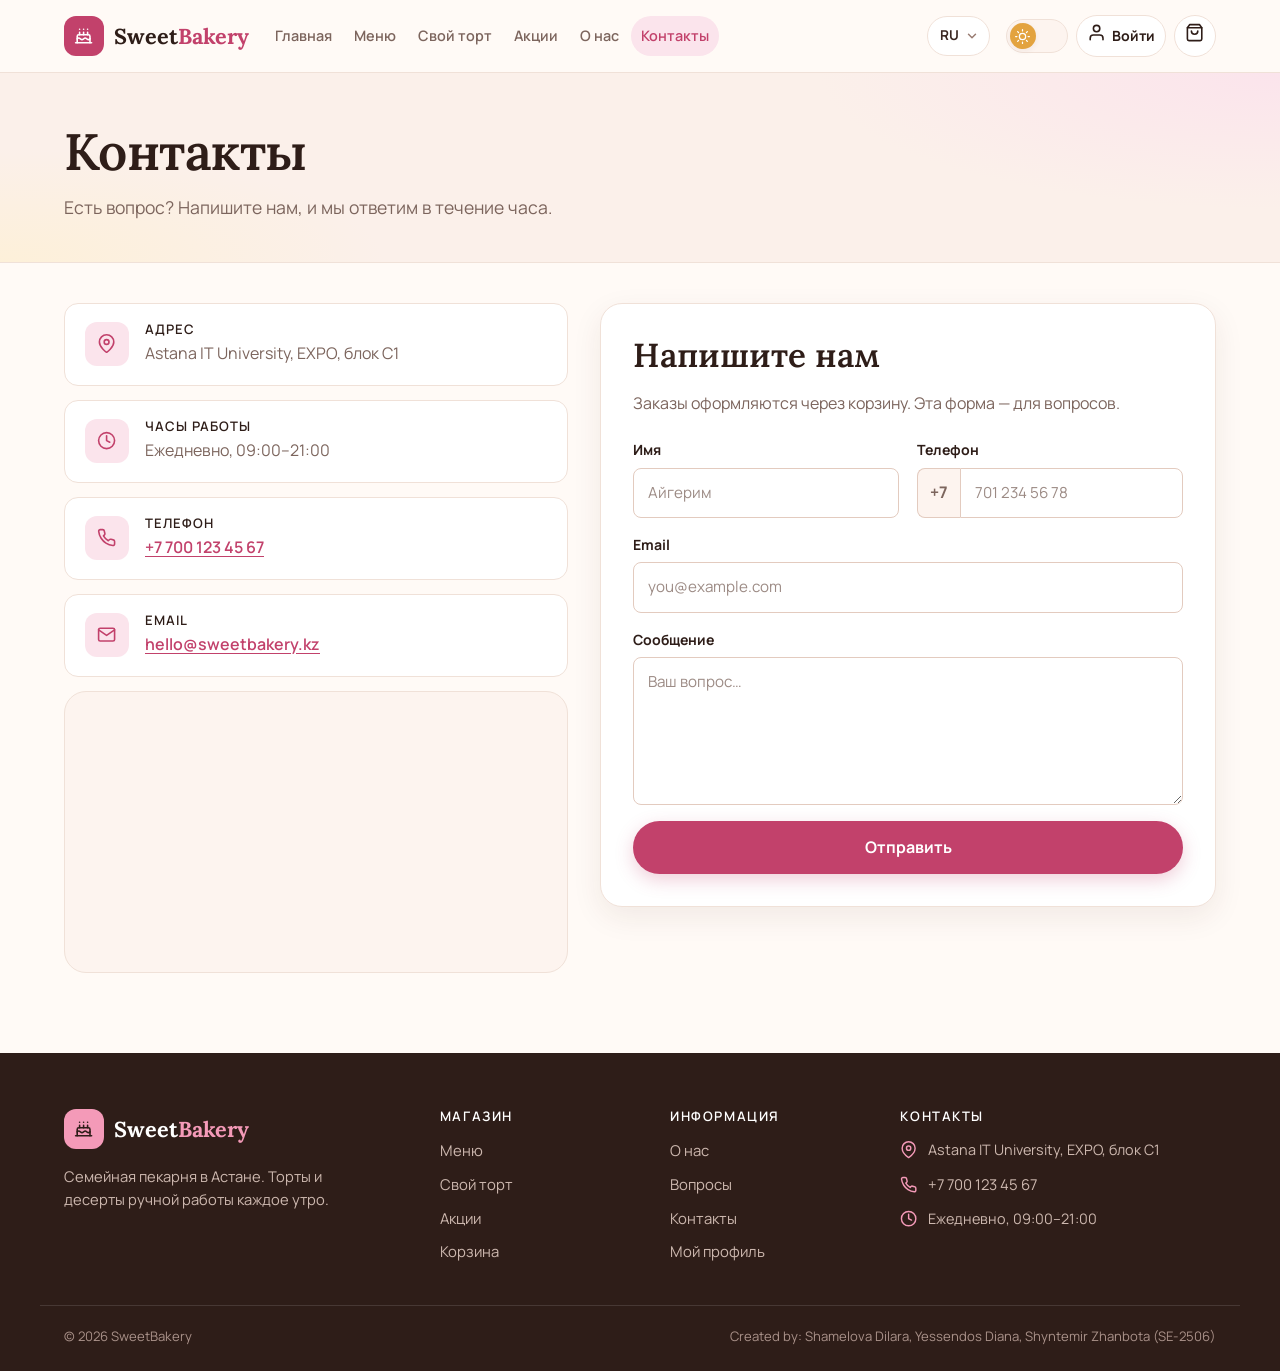
<file: contact.html>
<!DOCTYPE html>
<html lang="ru">
<head>
    <meta charset="UTF-8">
    <meta name="viewport" content="width=device-width, initial-scale=1.0">
    <title>Contacts — SweetBakery</title>
    <link rel="icon" href="images/favicon.svg" type="image/svg+xml">
    <link rel="preconnect" href="https://fonts.googleapis.com">
    <link rel="preconnect" href="https://fonts.gstatic.com" crossorigin>
    <link href="https://fonts.googleapis.com/css2?family=Lora:ital,wght@0,500;0,600;0,700;1,500&family=Manrope:wght@400;500;600;700;800&display=swap" rel="stylesheet">
    <link rel="stylesheet" href="css/style.css">
    <!-- apply saved theme before the page is shown (no white flash) -->
    <script>document.documentElement.dataset.theme = JSON.parse(localStorage.getItem("sweetbakery-theme") || '"light"');</script>
</head>
<body data-page="contact" data-title="title.contact">
    <a class="skip-link" href="#main" data-i18n="skip">Skip to content</a>

    <!-- ===================== HEADER ===================== -->
    <header class="site-header">
        <div class="container header-inner">
            <a href="index.html" class="brand">
                <span class="brand-mark" data-icon="cake"></span>
                <span class="brand-name">Sweet<span>Bakery</span></span>
            </a>

            <div class="nav-panel" id="nav-panel">
                <nav class="main-nav">
                    <a href="index.html" data-i18n="nav.home">Home</a>
                    <a href="menu.html" data-i18n="nav.menu">Menu</a>
                    <a href="custom-cake.html" data-i18n="nav.custom">Custom cake</a>
                    <a href="promotions.html" data-i18n="nav.promotions">Offers</a>
                    <a href="about.html" data-i18n="nav.about">About</a>
                    <a href="contact.html" class="active" data-i18n="nav.contact">Contacts</a>
                </nav>
                <div class="prefs">
                    <label class="pref-select">
                        <span class="visually-hidden">Language</span>
                        <select id="lang-select">
                            <option value="ru">RU</option>
                            <option value="kk">KZ</option>
                            <option value="en">EN</option>
                        </select>
                    </label>
                </div>
            </div>

            <div class="header-actions">
                <button type="button" class="theme-switch" id="theme-switch" role="switch" aria-checked="false" aria-label="Dark mode">
                    <span class="theme-switch-thumb">
                        <span class="icon-sun" data-icon="sun"></span>
                        <span class="icon-moon" data-icon="moon"></span>
                    </span>
                </button>
                <a class="icon-btn account-link" id="account-link" href="login.html">
                    <span data-icon="user"></span>
                    <span class="account-label" id="account-label">Sign in</span>
                </a>
                <a class="icon-btn cart-link" href="cart.html" aria-label="Cart">
                    <span data-icon="bag"></span>
                    <span class="cart-badge" id="cart-badge" hidden>0</span>
                </a>
                <button type="button" class="icon-btn burger" id="burger" aria-label="Menu" aria-expanded="false">
                    <span class="icon-open" data-icon="menu"></span>
                    <span class="icon-close" data-icon="close"></span>
                </button>
            </div>
        </div>
    </header>

    <main id="main">
        <section class="page-hero">
            <div class="container">
                <h1 data-i18n="contact.title">Contacts</h1>
                <p class="lead" data-i18n="contact.lead">Have a question? Write to us and we will answer within an hour.</p>
            </div>
        </section>

        <section class="section section-tight">
            <div class="container contact-layout">
                <div class="contact-info">
                    <div class="info-card">
                        <span class="info-card-icon" data-icon="pin"></span>
                        <div>
                            <h2 class="info-card-title" data-i18n="contact.address">Address</h2>
                            <p data-i18n="contact.addressValue">Astana IT University, EXPO, block C1</p>
                        </div>
                    </div>
                    <div class="info-card">
                        <span class="info-card-icon" data-icon="clock"></span>
                        <div>
                            <h2 class="info-card-title" data-i18n="contact.hours">Opening hours</h2>
                            <p data-i18n="contact.hoursValue">Every day, 09:00–21:00</p>
                        </div>
                    </div>
                    <div class="info-card">
                        <span class="info-card-icon" data-icon="phone"></span>
                        <div>
                            <h2 class="info-card-title" data-i18n="contact.phone">Phone</h2>
                            <p><a href="tel:+77001234567" class="text-link">+7 700 123 45 67</a></p>
                        </div>
                    </div>
                    <div class="info-card">
                        <span class="info-card-icon" data-icon="mail"></span>
                        <div>
                            <h2 class="info-card-title">Email</h2>
                            <p><a href="mailto:hello@sweetbakery.kz" class="text-link">hello@sweetbakery.kz</a></p>
                        </div>
                    </div>
                    <div class="map-wrap">
                        <iframe title="Map" src="https://www.google.com/maps?q=Astana%20IT%20University&amp;z=15&amp;output=embed" loading="lazy"></iframe>
                    </div>
                </div>

                <div class="form-card">
                    <h2 data-i18n="contact.formTitle">Write to us</h2>
                    <p class="form-sub" data-i18n="contact.formSub">Orders are made through the cart. This form is for questions.</p>
                    <form id="contact-form" class="form-grid" novalidate>
                        <div class="field">
                            <label for="c-name" data-i18n="form.name">Name</label>
                            <input type="text" id="c-name" name="name" data-i18n-placeholder="form.namePh" placeholder="Aigerim">
                            <p class="field-error"></p>
                        </div>
                        <div class="field">
                            <label for="c-phone" data-i18n="form.phone">Phone</label>
                            <div class="input-prefix"><span>+7</span><input type="tel" id="c-phone" name="phone" placeholder="701 234 56 78"></div>
                            <p class="field-error"></p>
                        </div>
                        <div class="field field-full">
                            <label for="c-email" data-i18n="form.email">Email</label>
                            <input type="text" id="c-email" name="email" placeholder="you@example.com">
                            <p class="field-error"></p>
                        </div>
                        <div class="field field-full">
                            <label for="c-message" data-i18n="contact.message">Message</label>
                            <textarea id="c-message" name="message" rows="5" data-i18n-placeholder="contact.messagePh" placeholder="Your question…"></textarea>
                            <p class="field-error"></p>
                        </div>
                        <div class="field-full">
                            <button type="submit" class="btn btn-primary btn-lg btn-block" data-i18n="contact.send">Send message</button>
                        </div>
                    </form>
                    <p class="form-message" id="contact-success" hidden></p>
                </div>
            </div>
        </section>
    </main>

    <!-- ===================== FOOTER ===================== -->
    <footer class="site-footer">
        <div class="container footer-grid">
            <div class="footer-col footer-about">
                <a href="index.html" class="brand brand-light">
                    <span class="brand-mark" data-icon="cake"></span>
                    <span class="brand-name">Sweet<span>Bakery</span></span>
                </a>
                <p data-i18n="footer.tagline">A family bakery in Astana. Cakes and desserts baked by hand every morning.</p>
            </div>
            <div class="footer-col">
                <h2 class="footer-title" data-i18n="footer.shop">Shop</h2>
                <ul>
                    <li><a href="menu.html" data-i18n="nav.menu">Menu</a></li>
                    <li><a href="custom-cake.html" data-i18n="nav.custom">Custom cake</a></li>
                    <li><a href="promotions.html" data-i18n="nav.promotions">Offers</a></li>
                    <li><a href="cart.html" data-i18n="nav.cart">Cart</a></li>
                </ul>
            </div>
            <div class="footer-col">
                <h2 class="footer-title" data-i18n="footer.info">Information</h2>
                <ul>
                    <li><a href="about.html" data-i18n="nav.about">About</a></li>
                    <li><a href="about.html#faq" data-i18n="footer.faq">FAQ</a></li>
                    <li><a href="contact.html" data-i18n="nav.contact">Contacts</a></li>
                    <li><a href="profile.html" data-i18n="footer.account">My profile</a></li>
                </ul>
            </div>
            <div class="footer-col">
                <h2 class="footer-title" data-i18n="footer.contacts">Contacts</h2>
                <ul class="footer-contacts">
                    <li><span data-icon="pin"></span><span data-i18n="contact.addressValue">Astana IT University, EXPO, block C1</span></li>
                    <li><span data-icon="phone"></span><a href="tel:+77001234567">+7 700 123 45 67</a></li>
                    <li><span data-icon="clock"></span><span data-i18n="contact.hoursValue">Every day, 09:00–21:00</span></li>
                </ul>
            </div>
        </div>
        <div class="container footer-bottom">
            <p>© 2026 SweetBakery</p>
            <p>Created by: Shamelova Dilara, Yessendos Diana, Shyntemir Zhanbota (SE-2506)</p>
        </div>
    </footer>

    <div class="toast-stack" id="toast-stack" aria-live="polite"></div>

    <script src="js/translations.js"></script>
    <script src="js/data.js"></script>
    <script src="js/script.js"></script>
    <script src="js/main.js"></script>
</body>
</html>
</file>
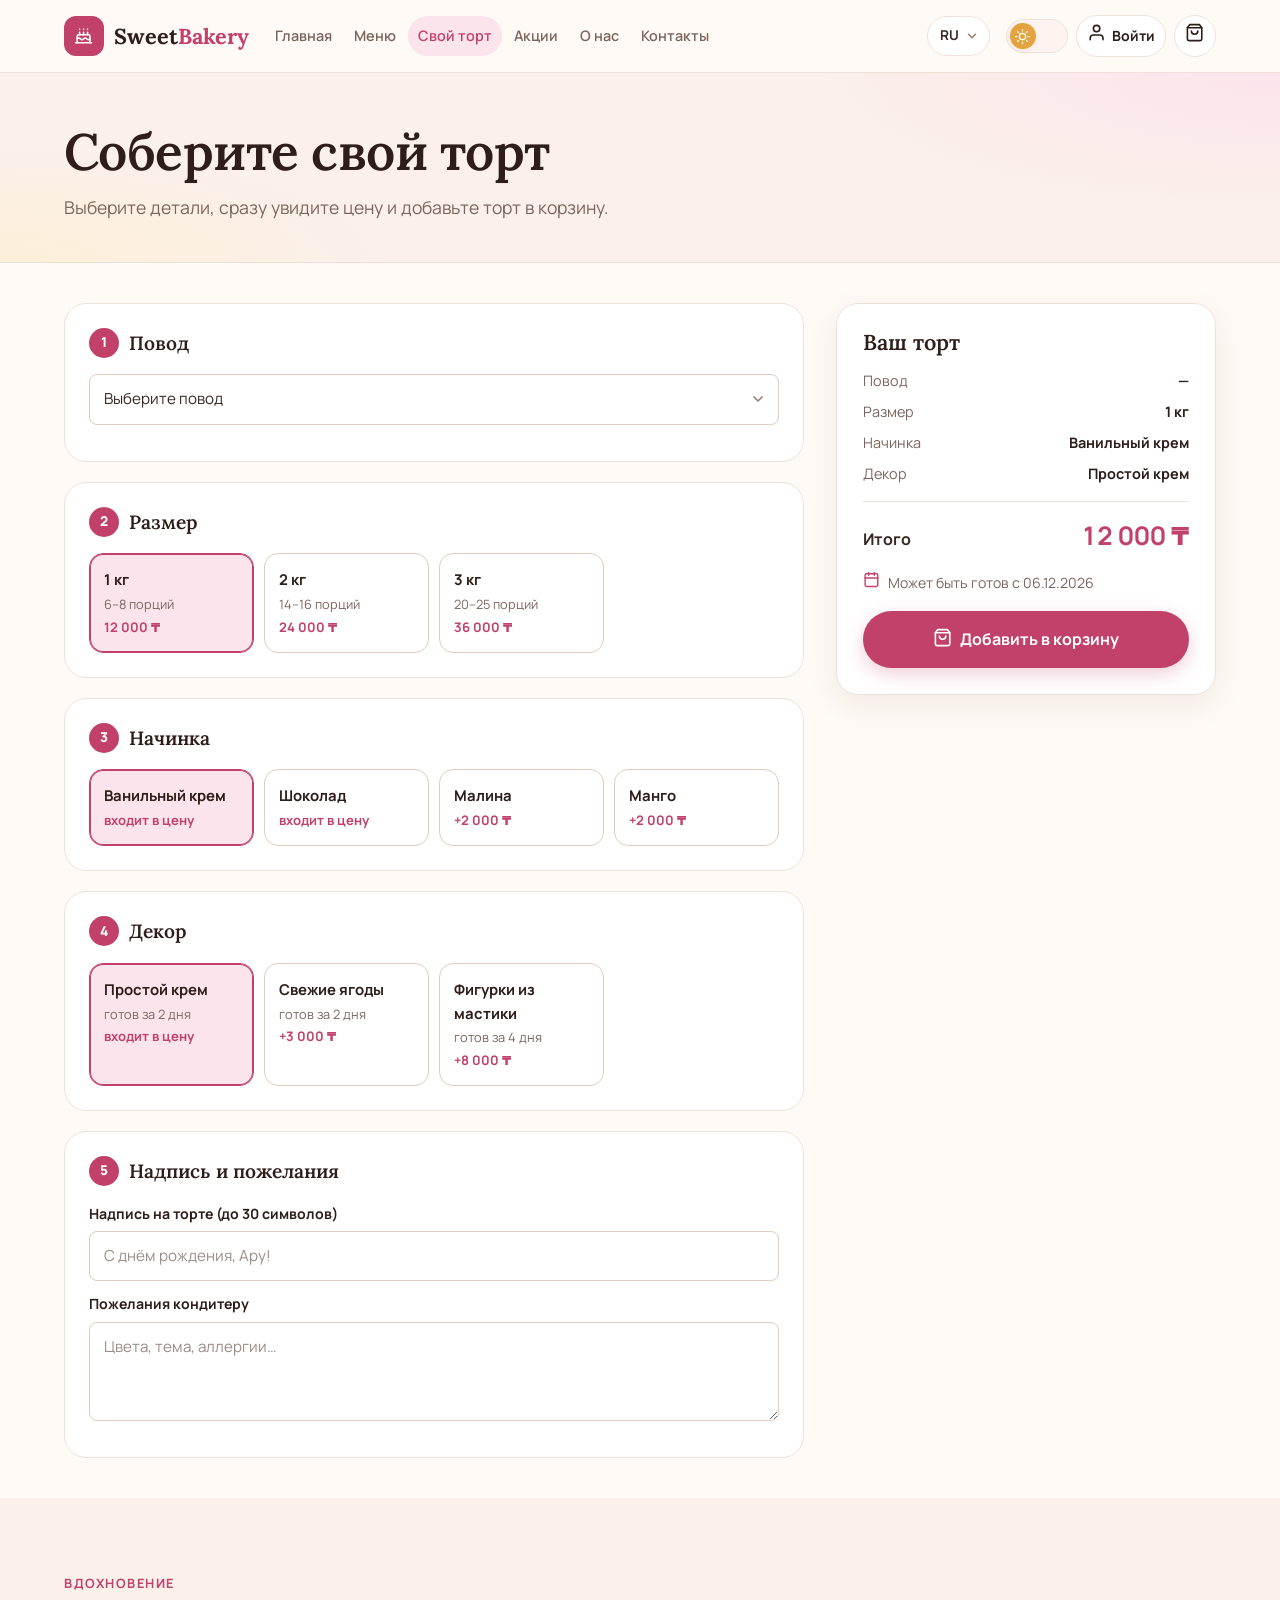
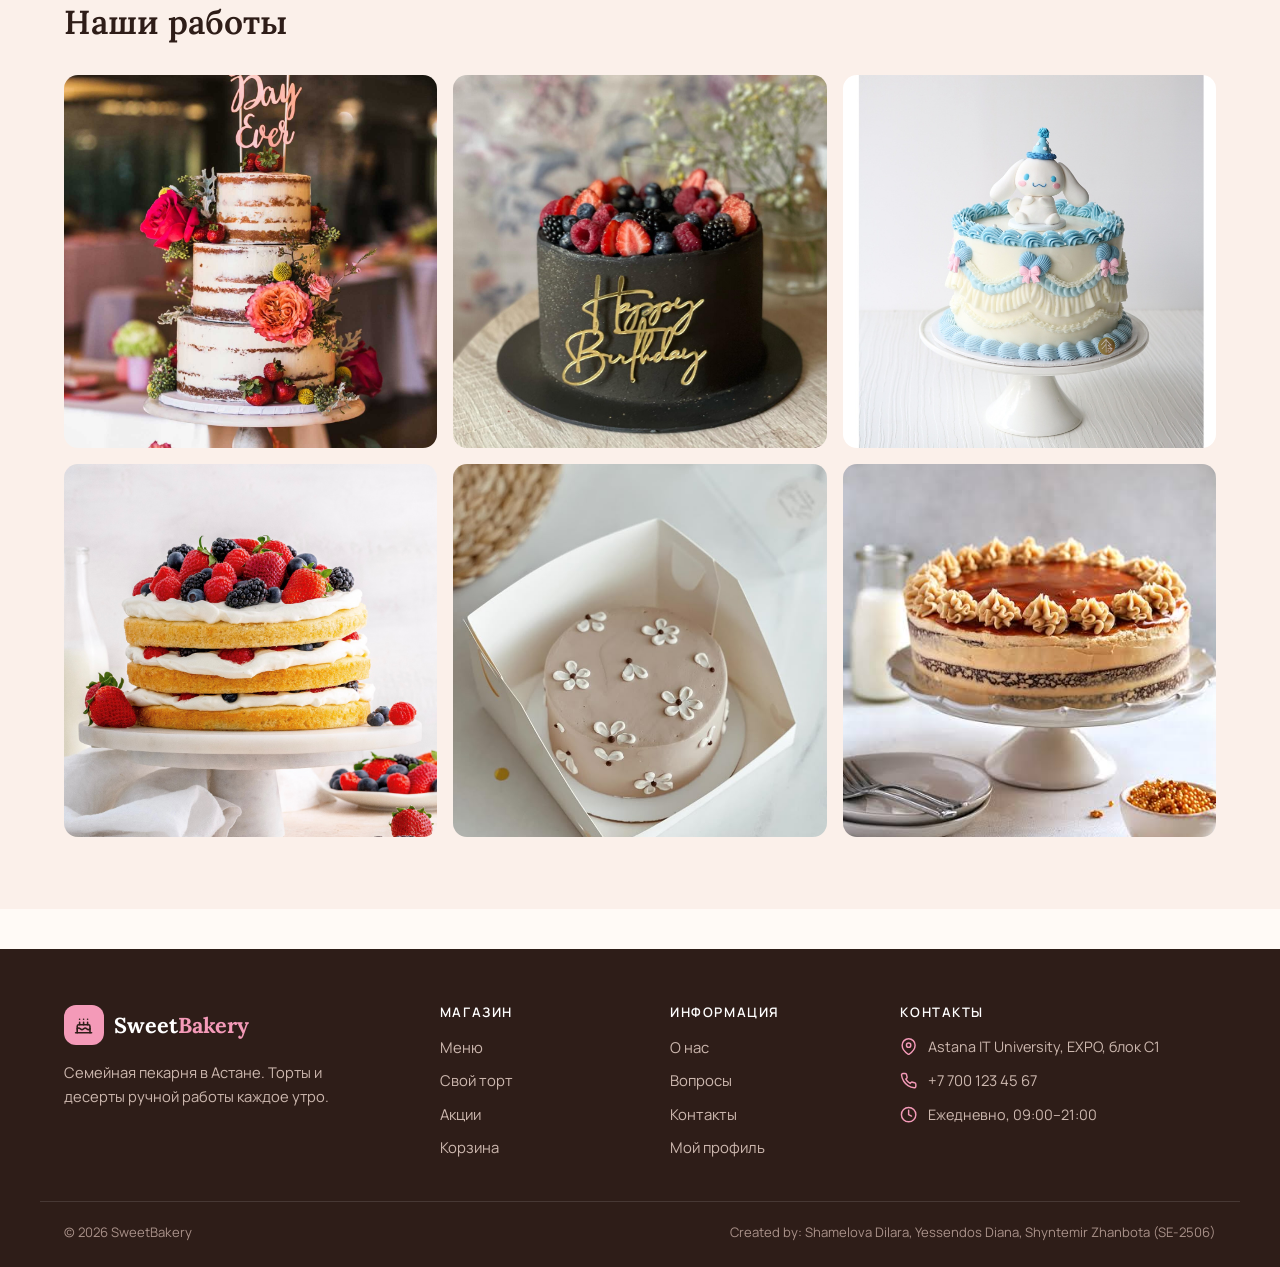
<file: custom-cake.html>
<!DOCTYPE html>
<html lang="ru">
<head>
    <meta charset="UTF-8">
    <meta name="viewport" content="width=device-width, initial-scale=1.0">
    <title>Custom cake — SweetBakery</title>
    <link rel="icon" href="images/favicon.svg" type="image/svg+xml">
    <link rel="preconnect" href="https://fonts.googleapis.com">
    <link rel="preconnect" href="https://fonts.gstatic.com" crossorigin>
    <link href="https://fonts.googleapis.com/css2?family=Lora:ital,wght@0,500;0,600;0,700;1,500&family=Manrope:wght@400;500;600;700;800&display=swap" rel="stylesheet">
    <link rel="stylesheet" href="css/style.css">
    <!-- apply saved theme before the page is shown (no white flash) -->
    <script>document.documentElement.dataset.theme = JSON.parse(localStorage.getItem("sweetbakery-theme") || '"light"');</script>
</head>
<body data-page="custom" data-title="title.custom">
    <a class="skip-link" href="#main" data-i18n="skip">Skip to content</a>

    <!-- ===================== HEADER ===================== -->
    <header class="site-header">
        <div class="container header-inner">
            <a href="index.html" class="brand">
                <span class="brand-mark" data-icon="cake"></span>
                <span class="brand-name">Sweet<span>Bakery</span></span>
            </a>

            <div class="nav-panel" id="nav-panel">
                <nav class="main-nav">
                    <a href="index.html" data-i18n="nav.home">Home</a>
                    <a href="menu.html" data-i18n="nav.menu">Menu</a>
                    <a href="custom-cake.html" class="active" data-i18n="nav.custom">Custom cake</a>
                    <a href="promotions.html" data-i18n="nav.promotions">Offers</a>
                    <a href="about.html" data-i18n="nav.about">About</a>
                    <a href="contact.html" data-i18n="nav.contact">Contacts</a>
                </nav>
                <div class="prefs">
                    <label class="pref-select">
                        <span class="visually-hidden">Language</span>
                        <select id="lang-select">
                            <option value="ru">RU</option>
                            <option value="kk">KZ</option>
                            <option value="en">EN</option>
                        </select>
                    </label>
                </div>
            </div>

            <div class="header-actions">
                <button type="button" class="theme-switch" id="theme-switch" role="switch" aria-checked="false" aria-label="Dark mode">
                    <span class="theme-switch-thumb">
                        <span class="icon-sun" data-icon="sun"></span>
                        <span class="icon-moon" data-icon="moon"></span>
                    </span>
                </button>
                <a class="icon-btn account-link" id="account-link" href="login.html">
                    <span data-icon="user"></span>
                    <span class="account-label" id="account-label">Sign in</span>
                </a>
                <a class="icon-btn cart-link" href="cart.html" aria-label="Cart">
                    <span data-icon="bag"></span>
                    <span class="cart-badge" id="cart-badge" hidden>0</span>
                </a>
                <button type="button" class="icon-btn burger" id="burger" aria-label="Menu" aria-expanded="false">
                    <span class="icon-open" data-icon="menu"></span>
                    <span class="icon-close" data-icon="close"></span>
                </button>
            </div>
        </div>
    </header>

    <main id="main">
        <section class="page-hero">
            <div class="container">
                <h1 data-i18n="builder.title">Design your own cake</h1>
                <p class="lead" data-i18n="builder.lead">Choose the details, see the price at once and add the cake to your cart.</p>
            </div>
        </section>

        <section class="section section-tight">
            <div class="container">
                <form id="builder-form" class="builder-layout" novalidate>
                    <div class="builder-steps">
                        <!-- 1. Occasion -->
                        <fieldset class="builder-step">
                            <legend><span class="step-badge">1</span><span data-i18n="builder.occasion">Occasion</span></legend>
                            <div class="field">
                                <label for="b-occasion" class="visually-hidden">Occasion</label>
                                <select id="b-occasion" name="occasion">
                                    <option value="" data-i18n="builder.choose">Choose an occasion</option>
                                    <option value="birthday" data-i18n="builder.birthday">Birthday</option>
                                    <option value="wedding" data-i18n="builder.wedding">Wedding</option>
                                    <option value="kids" data-i18n="builder.kids">Kids party</option>
                                    <option value="other" data-i18n="builder.other">Other</option>
                                </select>
                                <p class="field-error"></p>
                            </div>
                        </fieldset>

                        <!-- 2. Size -->
                        <fieldset class="builder-step">
                            <legend><span class="step-badge">2</span><span data-i18n="builder.size">Size</span></legend>
                            <div class="option-grid">
                                <label class="option-card">
                                    <input type="radio" name="size" value="1" data-price="12000" checked>
                                    <span class="option-body"><span class="option-title" data-i18n="builder.kg1">1 kg</span><span class="option-meta" data-i18n="builder.size1">6–8 servings</span><span class="option-price">12 000 ₸</span></span>
                                </label>
                                <label class="option-card">
                                    <input type="radio" name="size" value="2" data-price="24000">
                                    <span class="option-body"><span class="option-title" data-i18n="builder.kg2">2 kg</span><span class="option-meta" data-i18n="builder.size2">14–16 servings</span><span class="option-price">24 000 ₸</span></span>
                                </label>
                                <label class="option-card">
                                    <input type="radio" name="size" value="3" data-price="36000">
                                    <span class="option-body"><span class="option-title" data-i18n="builder.kg3">3 kg</span><span class="option-meta" data-i18n="builder.size3">20–25 servings</span><span class="option-price">36 000 ₸</span></span>
                                </label>
                            </div>
                        </fieldset>

                        <!-- 3. Filling -->
                        <fieldset class="builder-step">
                            <legend><span class="step-badge">3</span><span data-i18n="builder.filling">Filling</span></legend>
                            <div class="option-grid">
                                <label class="option-card">
                                    <input type="radio" name="filling" value="vanilla" data-price="0" checked>
                                    <span class="option-body"><span class="option-title" data-i18n="builder.vanilla">Vanilla cream</span><span class="option-price" data-i18n="builder.included">included</span></span>
                                </label>
                                <label class="option-card">
                                    <input type="radio" name="filling" value="chocolate" data-price="0">
                                    <span class="option-body"><span class="option-title" data-i18n="builder.chocolate">Chocolate</span><span class="option-price" data-i18n="builder.included">included</span></span>
                                </label>
                                <label class="option-card">
                                    <input type="radio" name="filling" value="raspberry" data-price="2000">
                                    <span class="option-body"><span class="option-title" data-i18n="builder.raspberry">Raspberry</span><span class="option-price">+2 000 ₸</span></span>
                                </label>
                                <label class="option-card">
                                    <input type="radio" name="filling" value="mango" data-price="2000">
                                    <span class="option-body"><span class="option-title" data-i18n="builder.mango">Mango</span><span class="option-price">+2 000 ₸</span></span>
                                </label>
                            </div>
                        </fieldset>

                        <!-- 4. Decoration -->
                        <fieldset class="builder-step">
                            <legend><span class="step-badge">4</span><span data-i18n="builder.decor">Decoration</span></legend>
                            <div class="option-grid">
                                <label class="option-card">
                                    <input type="radio" name="decor" value="cream" data-price="0" data-days="2" checked>
                                    <span class="option-body"><span class="option-title" data-i18n="builder.cream">Simple cream</span><span class="option-meta" data-i18n="builder.days2">ready in 2 days</span><span class="option-price" data-i18n="builder.included">included</span></span>
                                </label>
                                <label class="option-card">
                                    <input type="radio" name="decor" value="berries" data-price="3000" data-days="2">
                                    <span class="option-body"><span class="option-title" data-i18n="builder.berries">Fresh berries</span><span class="option-meta" data-i18n="builder.days2">ready in 2 days</span><span class="option-price">+3 000 ₸</span></span>
                                </label>
                                <label class="option-card">
                                    <input type="radio" name="decor" value="fondant" data-price="8000" data-days="4">
                                    <span class="option-body"><span class="option-title" data-i18n="builder.fondant">Fondant figures</span><span class="option-meta" data-i18n="builder.days4">ready in 4 days</span><span class="option-price">+8 000 ₸</span></span>
                                </label>
                            </div>
                        </fieldset>

                        <!-- 5. Inscription -->
                        <fieldset class="builder-step">
                            <legend><span class="step-badge">5</span><span data-i18n="builder.personal">Inscription and wishes</span></legend>
                            <div class="field">
                                <label for="b-text" data-i18n="builder.inscription">Inscription on the cake (up to 30 characters)</label>
                                <input type="text" id="b-text" name="inscription" data-i18n-placeholder="builder.inscriptionPh" placeholder="Happy birthday, Aru!">
                                <p class="field-error"></p>
                            </div>
                            <div class="field">
                                <label for="b-notes" data-i18n="builder.notes">Wishes for the baker</label>
                                <textarea id="b-notes" name="notes" rows="3" data-i18n-placeholder="builder.notesPh" placeholder="Colours, theme, allergies…"></textarea>
                            </div>
                        </fieldset>
                    </div>

                    <!-- Summary -->
                    <aside class="builder-summary">
                        <div class="summary-card">
                            <h2 class="summary-title" data-i18n="builder.summary">Your cake</h2>
                            <dl class="summary-list" id="builder-summary"></dl>
                            <div class="summary-total">
                                <span data-i18n="builder.total">Total</span>
                                <strong id="builder-total">12 000 ₸</strong>
                            </div>
                            <p class="summary-note"><span data-icon="calendar"></span><span id="builder-ready"></span></p>
                            <button type="submit" class="btn btn-primary btn-block btn-lg"><span data-icon="bag"></span><span data-i18n="builder.add">Add to cart</span></button>
                        </div>
                    </aside>
                </form>
            </div>
        </section>

        <!-- Gallery -->
        <section class="section section-alt">
            <div class="container">
                <div class="section-head">
                    <div>
                        <p class="eyebrow" data-i18n="builder.galleryEyebrow">Inspiration</p>
                        <h2 data-i18n="builder.galleryTitle">Cakes we have made</h2>
                    </div>
                </div>
                <div class="gallery">
                    <figure class="gallery-item"><img src="images/gallery-5.jpg" alt="Wedding cake"><figcaption data-i18n="gallery.1">Wedding cake</figcaption></figure>
                    <figure class="gallery-item"><img src="images/gallery-4.jpg" alt="Birthday cake"><figcaption data-i18n="gallery.2">Birthday cake</figcaption></figure>
                    <figure class="gallery-item"><img src="images/gallery-6.jpg" alt="Fondant cake"><figcaption data-i18n="gallery.3">Fondant figures</figcaption></figure>
                    <figure class="gallery-item"><img src="images/gallery-2.jpg" alt="Berry cake"><figcaption data-i18n="gallery.4">Fresh berries</figcaption></figure>
                    <figure class="gallery-item"><img src="images/gallery-7.jpg" alt="Cream cake"><figcaption data-i18n="gallery.5">Simple cream</figcaption></figure>
                    <figure class="gallery-item"><img src="images/gallery-8.jpg" alt="Caramel cake"><figcaption data-i18n="gallery.6">Salted caramel</figcaption></figure>
                </div>
            </div>
        </section>
    </main>

    <!-- ===================== FOOTER ===================== -->
    <footer class="site-footer">
        <div class="container footer-grid">
            <div class="footer-col footer-about">
                <a href="index.html" class="brand brand-light">
                    <span class="brand-mark" data-icon="cake"></span>
                    <span class="brand-name">Sweet<span>Bakery</span></span>
                </a>
                <p data-i18n="footer.tagline">A family bakery in Astana. Cakes and desserts baked by hand every morning.</p>
            </div>
            <div class="footer-col">
                <h2 class="footer-title" data-i18n="footer.shop">Shop</h2>
                <ul>
                    <li><a href="menu.html" data-i18n="nav.menu">Menu</a></li>
                    <li><a href="custom-cake.html" data-i18n="nav.custom">Custom cake</a></li>
                    <li><a href="promotions.html" data-i18n="nav.promotions">Offers</a></li>
                    <li><a href="cart.html" data-i18n="nav.cart">Cart</a></li>
                </ul>
            </div>
            <div class="footer-col">
                <h2 class="footer-title" data-i18n="footer.info">Information</h2>
                <ul>
                    <li><a href="about.html" data-i18n="nav.about">About</a></li>
                    <li><a href="about.html#faq" data-i18n="footer.faq">FAQ</a></li>
                    <li><a href="contact.html" data-i18n="nav.contact">Contacts</a></li>
                    <li><a href="profile.html" data-i18n="footer.account">My profile</a></li>
                </ul>
            </div>
            <div class="footer-col">
                <h2 class="footer-title" data-i18n="footer.contacts">Contacts</h2>
                <ul class="footer-contacts">
                    <li><span data-icon="pin"></span><span data-i18n="contact.addressValue">Astana IT University, EXPO, block C1</span></li>
                    <li><span data-icon="phone"></span><a href="tel:+77001234567">+7 700 123 45 67</a></li>
                    <li><span data-icon="clock"></span><span data-i18n="contact.hoursValue">Every day, 09:00–21:00</span></li>
                </ul>
            </div>
        </div>
        <div class="container footer-bottom">
            <p>© 2026 SweetBakery</p>
            <p>Created by: Shamelova Dilara, Yessendos Diana, Shyntemir Zhanbota (SE-2506)</p>
        </div>
    </footer>

    <div class="toast-stack" id="toast-stack" aria-live="polite"></div>

    <script src="js/translations.js"></script>
    <script src="js/data.js"></script>
    <script src="js/script.js"></script>
    <script src="js/main.js"></script>
</body>
</html>
</file>
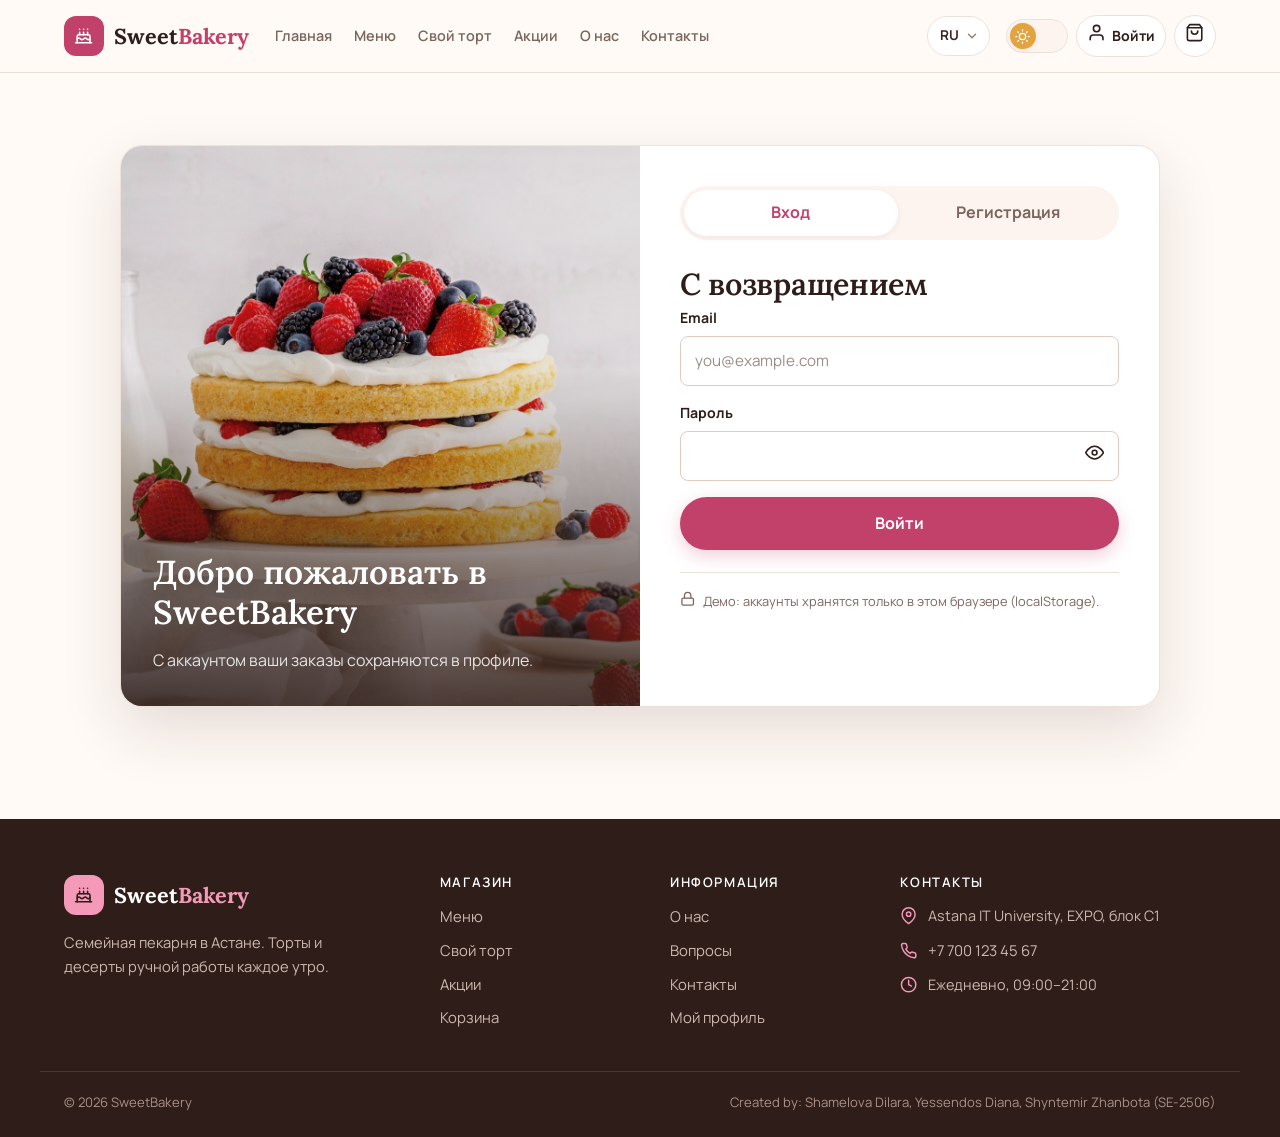
<file: login.html>
<!DOCTYPE html>
<html lang="ru">
<head>
    <meta charset="UTF-8">
    <meta name="viewport" content="width=device-width, initial-scale=1.0">
    <title>Log in — SweetBakery</title>
    <link rel="icon" href="images/favicon.svg" type="image/svg+xml">
    <link rel="preconnect" href="https://fonts.googleapis.com">
    <link rel="preconnect" href="https://fonts.gstatic.com" crossorigin>
    <link href="https://fonts.googleapis.com/css2?family=Lora:ital,wght@0,500;0,600;0,700;1,500&family=Manrope:wght@400;500;600;700;800&display=swap" rel="stylesheet">
    <link rel="stylesheet" href="css/style.css">
    <!-- apply saved theme before the page is shown (no white flash) -->
    <script>document.documentElement.dataset.theme = JSON.parse(localStorage.getItem("sweetbakery-theme") || '"light"');</script>
</head>
<body data-page="login" data-title="title.login">
    <a class="skip-link" href="#main" data-i18n="skip">Skip to content</a>

    <!-- ===================== HEADER ===================== -->
    <header class="site-header">
        <div class="container header-inner">
            <a href="index.html" class="brand">
                <span class="brand-mark" data-icon="cake"></span>
                <span class="brand-name">Sweet<span>Bakery</span></span>
            </a>

            <div class="nav-panel" id="nav-panel">
                <nav class="main-nav">
                    <a href="index.html" data-i18n="nav.home">Home</a>
                    <a href="menu.html" data-i18n="nav.menu">Menu</a>
                    <a href="custom-cake.html" data-i18n="nav.custom">Custom cake</a>
                    <a href="promotions.html" data-i18n="nav.promotions">Offers</a>
                    <a href="about.html" data-i18n="nav.about">About</a>
                    <a href="contact.html" data-i18n="nav.contact">Contacts</a>
                </nav>
                <div class="prefs">
                    <label class="pref-select">
                        <span class="visually-hidden">Language</span>
                        <select id="lang-select">
                            <option value="ru">RU</option>
                            <option value="kk">KZ</option>
                            <option value="en">EN</option>
                        </select>
                    </label>
                </div>
            </div>

            <div class="header-actions">
                <button type="button" class="theme-switch" id="theme-switch" role="switch" aria-checked="false" aria-label="Dark mode">
                    <span class="theme-switch-thumb">
                        <span class="icon-sun" data-icon="sun"></span>
                        <span class="icon-moon" data-icon="moon"></span>
                    </span>
                </button>
                <a class="icon-btn account-link" id="account-link" href="login.html">
                    <span data-icon="user"></span>
                    <span class="account-label" id="account-label">Sign in</span>
                </a>
                <a class="icon-btn cart-link" href="cart.html" aria-label="Cart">
                    <span data-icon="bag"></span>
                    <span class="cart-badge" id="cart-badge" hidden>0</span>
                </a>
                <button type="button" class="icon-btn burger" id="burger" aria-label="Menu" aria-expanded="false">
                    <span class="icon-open" data-icon="menu"></span>
                    <span class="icon-close" data-icon="close"></span>
                </button>
            </div>
        </div>
    </header>

    <main id="main">
        <section class="section">
            <div class="container auth-layout">
                <div class="auth-visual">
                    <img src="images/gallery-2.jpg" alt="">
                    <div class="auth-visual-text">
                        <h2 data-i18n="auth.visualTitle">Welcome to SweetBakery</h2>
                        <p class="auth-visual-sub" data-i18n="auth.visualText">With an account your orders are saved in your profile.</p>
                    </div>
                </div>

                <div class="auth-card">
                    <div class="tabs">
                        <button type="button" class="tab" id="tab-login" aria-selected="true" data-i18n="auth.login">Log in</button>
                        <button type="button" class="tab" id="tab-signup" aria-selected="false" data-i18n="auth.signup">Sign up</button>
                    </div>

                    <!-- LOG IN -->
                    <div id="login-panel">
                        <h1 class="auth-title" data-i18n="auth.loginTitle">Welcome back</h1>
                        <p class="form-alert" id="login-alert" hidden></p>
                        <form id="login-form" class="form-stack" novalidate>
                            <div class="field">
                                <label for="l-email" data-i18n="form.email">Email</label>
                                <input type="text" id="l-email" name="email" placeholder="you@example.com">
                                <p class="field-error"></p>
                            </div>
                            <div class="field">
                                <label for="l-password" data-i18n="form.password">Password</label>
                                <div class="input-action">
                                    <input type="password" id="l-password" name="password">
                                    <button type="button" class="icon-btn pw-toggle" data-target="l-password" aria-label="Show password"><span data-icon="eye"></span></button>
                                </div>
                                <p class="field-error"></p>
                            </div>
                            <button type="submit" class="btn btn-primary btn-block btn-lg" data-i18n="auth.loginBtn">Log in</button>
                        </form>
                    </div>

                    <!-- SIGN UP -->
                    <div id="signup-panel" hidden>
                        <h1 class="auth-title" data-i18n="auth.signupTitle">Create an account</h1>
                        <form id="signup-form" class="form-stack" novalidate>
                            <div class="field">
                                <label for="s-name" data-i18n="form.name">Name</label>
                                <input type="text" id="s-name" name="name" data-i18n-placeholder="form.namePh" placeholder="Aigerim">
                                <p class="field-error"></p>
                            </div>
                            <div class="field">
                                <label for="s-email" data-i18n="form.email">Email</label>
                                <input type="text" id="s-email" name="email" placeholder="you@example.com">
                                <p class="field-error"></p>
                            </div>
                            <div class="field">
                                <label for="s-phone" data-i18n="form.phone">Phone</label>
                                <div class="input-prefix"><span>+7</span><input type="tel" id="s-phone" name="phone" placeholder="701 234 56 78"></div>
                                <p class="field-error"></p>
                            </div>
                            <div class="field">
                                <label for="s-password" data-i18n="form.password">Password</label>
                                <div class="input-action">
                                    <input type="password" id="s-password" name="password">
                                    <button type="button" class="icon-btn pw-toggle" data-target="s-password" aria-label="Show password"><span data-icon="eye"></span></button>
                                </div>
                                <ul class="pw-rules" id="pw-rules">
                                    <li data-rule="length" data-i18n="pw.length">8+ characters</li>
                                    <li data-rule="upper" data-i18n="pw.upper">Uppercase letter</li>
                                    <li data-rule="lower" data-i18n="pw.lower">Lowercase letter</li>
                                    <li data-rule="digit" data-i18n="pw.digit">Digit</li>
                                </ul>
                                <p class="field-error"></p>
                            </div>
                            <div class="field">
                                <label for="s-confirm" data-i18n="form.confirm">Repeat password</label>
                                <input type="password" id="s-confirm" name="confirm">
                                <p class="field-error"></p>
                            </div>
                            <button type="submit" class="btn btn-primary btn-block btn-lg" data-i18n="auth.signupBtn">Sign up</button>
                        </form>
                    </div>
                    <p class="auth-demo"><span data-icon="lock"></span><span data-i18n="auth.demo">Demo: accounts are saved only in this browser (localStorage).</span></p>
                </div>
            </div>
        </section>
    </main>

    <!-- ===================== FOOTER ===================== -->
    <footer class="site-footer">
        <div class="container footer-grid">
            <div class="footer-col footer-about">
                <a href="index.html" class="brand brand-light">
                    <span class="brand-mark" data-icon="cake"></span>
                    <span class="brand-name">Sweet<span>Bakery</span></span>
                </a>
                <p data-i18n="footer.tagline">A family bakery in Astana. Cakes and desserts baked by hand every morning.</p>
            </div>
            <div class="footer-col">
                <h2 class="footer-title" data-i18n="footer.shop">Shop</h2>
                <ul>
                    <li><a href="menu.html" data-i18n="nav.menu">Menu</a></li>
                    <li><a href="custom-cake.html" data-i18n="nav.custom">Custom cake</a></li>
                    <li><a href="promotions.html" data-i18n="nav.promotions">Offers</a></li>
                    <li><a href="cart.html" data-i18n="nav.cart">Cart</a></li>
                </ul>
            </div>
            <div class="footer-col">
                <h2 class="footer-title" data-i18n="footer.info">Information</h2>
                <ul>
                    <li><a href="about.html" data-i18n="nav.about">About</a></li>
                    <li><a href="about.html#faq" data-i18n="footer.faq">FAQ</a></li>
                    <li><a href="contact.html" data-i18n="nav.contact">Contacts</a></li>
                    <li><a href="profile.html" data-i18n="footer.account">My profile</a></li>
                </ul>
            </div>
            <div class="footer-col">
                <h2 class="footer-title" data-i18n="footer.contacts">Contacts</h2>
                <ul class="footer-contacts">
                    <li><span data-icon="pin"></span><span data-i18n="contact.addressValue">Astana IT University, EXPO, block C1</span></li>
                    <li><span data-icon="phone"></span><a href="tel:+77001234567">+7 700 123 45 67</a></li>
                    <li><span data-icon="clock"></span><span data-i18n="contact.hoursValue">Every day, 09:00–21:00</span></li>
                </ul>
            </div>
        </div>
        <div class="container footer-bottom">
            <p>© 2026 SweetBakery</p>
            <p>Created by: Shamelova Dilara, Yessendos Diana, Shyntemir Zhanbota (SE-2506)</p>
        </div>
    </footer>

    <div class="toast-stack" id="toast-stack" aria-live="polite"></div>

    <script src="js/translations.js"></script>
    <script src="js/data.js"></script>
    <script src="js/script.js"></script>
    <script src="js/main.js"></script>
</body>
</html>
</file>
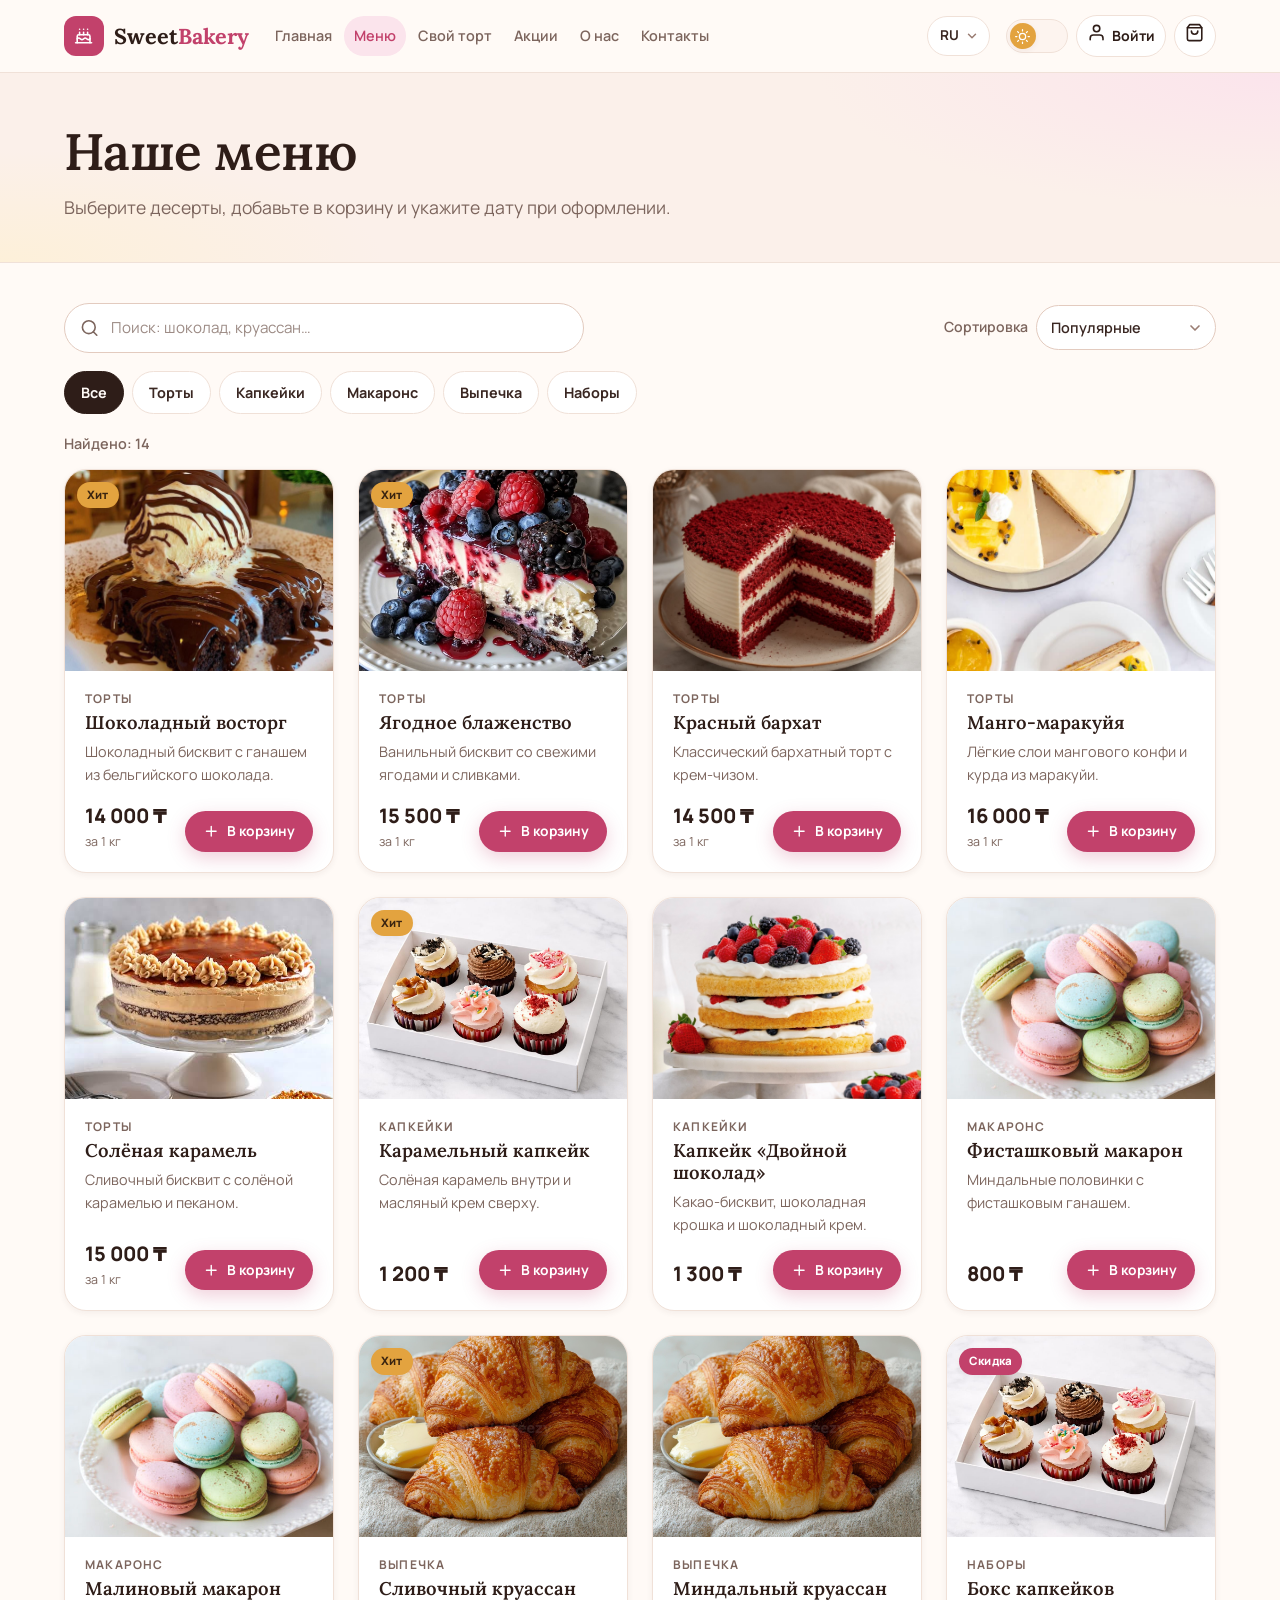
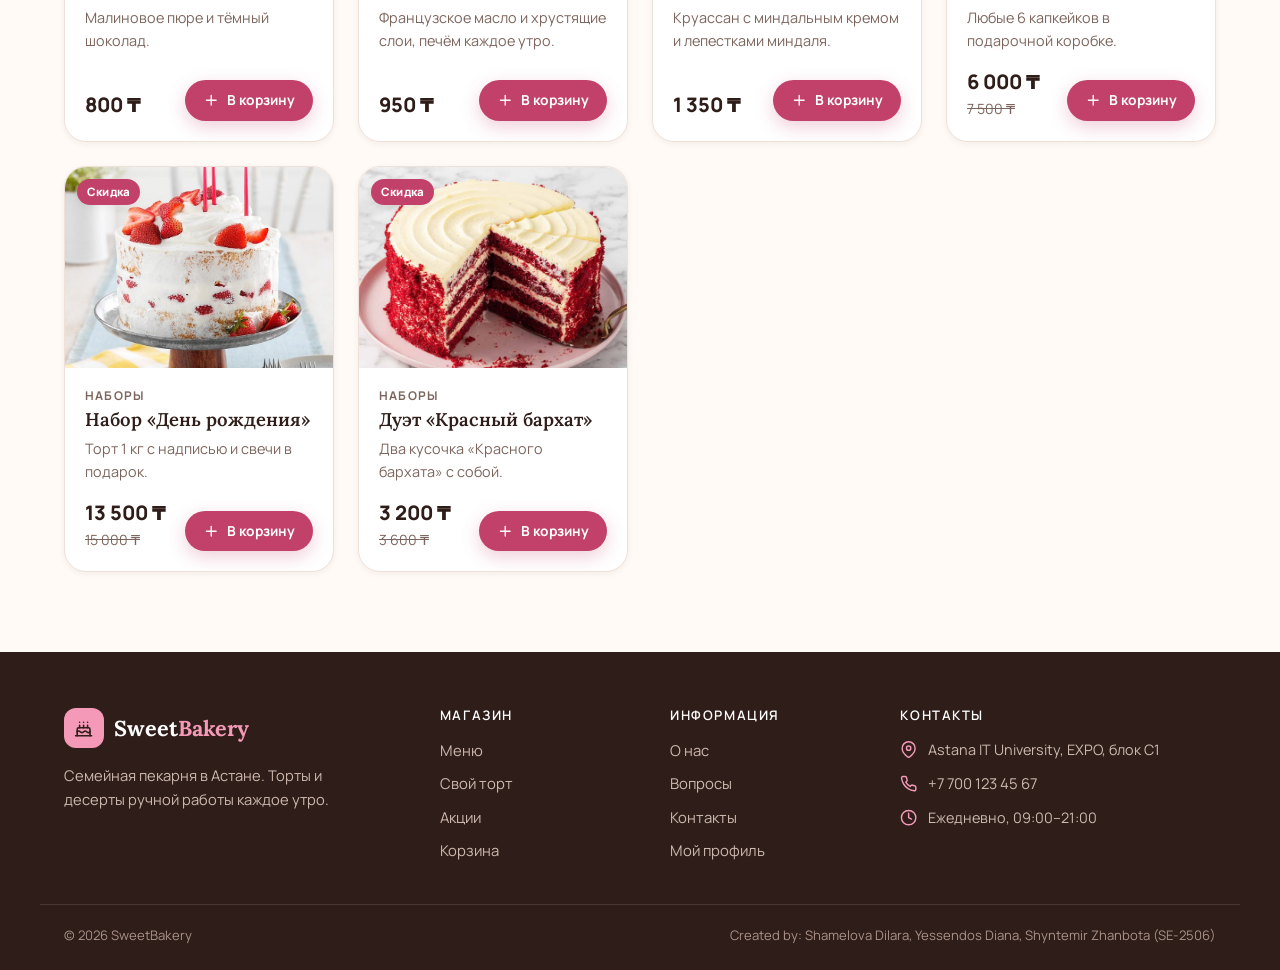
<file: menu.html>
<!DOCTYPE html>
<html lang="ru">
<head>
    <meta charset="UTF-8">
    <meta name="viewport" content="width=device-width, initial-scale=1.0">
    <title>Menu — SweetBakery</title>
    <link rel="icon" href="images/favicon.svg" type="image/svg+xml">
    <link rel="preconnect" href="https://fonts.googleapis.com">
    <link rel="preconnect" href="https://fonts.gstatic.com" crossorigin>
    <link href="https://fonts.googleapis.com/css2?family=Lora:ital,wght@0,500;0,600;0,700;1,500&family=Manrope:wght@400;500;600;700;800&display=swap" rel="stylesheet">
    <link rel="stylesheet" href="css/style.css">
    <!-- apply saved theme before the page is shown (no white flash) -->
    <script>document.documentElement.dataset.theme = JSON.parse(localStorage.getItem("sweetbakery-theme") || '"light"');</script>
</head>
<body data-page="menu" data-title="title.menu">
    <a class="skip-link" href="#main" data-i18n="skip">Skip to content</a>

    <!-- ===================== HEADER ===================== -->
    <header class="site-header">
        <div class="container header-inner">
            <a href="index.html" class="brand">
                <span class="brand-mark" data-icon="cake"></span>
                <span class="brand-name">Sweet<span>Bakery</span></span>
            </a>

            <div class="nav-panel" id="nav-panel">
                <nav class="main-nav">
                    <a href="index.html" data-i18n="nav.home">Home</a>
                    <a href="menu.html" class="active" data-i18n="nav.menu">Menu</a>
                    <a href="custom-cake.html" data-i18n="nav.custom">Custom cake</a>
                    <a href="promotions.html" data-i18n="nav.promotions">Offers</a>
                    <a href="about.html" data-i18n="nav.about">About</a>
                    <a href="contact.html" data-i18n="nav.contact">Contacts</a>
                </nav>
                <div class="prefs">
                    <label class="pref-select">
                        <span class="visually-hidden">Language</span>
                        <select id="lang-select">
                            <option value="ru">RU</option>
                            <option value="kk">KZ</option>
                            <option value="en">EN</option>
                        </select>
                    </label>
                </div>
            </div>

            <div class="header-actions">
                <button type="button" class="theme-switch" id="theme-switch" role="switch" aria-checked="false" aria-label="Dark mode">
                    <span class="theme-switch-thumb">
                        <span class="icon-sun" data-icon="sun"></span>
                        <span class="icon-moon" data-icon="moon"></span>
                    </span>
                </button>
                <a class="icon-btn account-link" id="account-link" href="login.html">
                    <span data-icon="user"></span>
                    <span class="account-label" id="account-label">Sign in</span>
                </a>
                <a class="icon-btn cart-link" href="cart.html" aria-label="Cart">
                    <span data-icon="bag"></span>
                    <span class="cart-badge" id="cart-badge" hidden>0</span>
                </a>
                <button type="button" class="icon-btn burger" id="burger" aria-label="Menu" aria-expanded="false">
                    <span class="icon-open" data-icon="menu"></span>
                    <span class="icon-close" data-icon="close"></span>
                </button>
            </div>
        </div>
    </header>

    <main id="main">
        <section class="page-hero">
            <div class="container">
                <h1 data-i18n="menu.title">Our menu</h1>
                <p class="lead" data-i18n="menu.lead">Choose desserts, add them to the cart and pick a date at checkout.</p>
            </div>
        </section>

        <section class="section section-tight">
            <div class="container">
                <!-- Search and sorting (saved in localStorage) -->
                <div class="toolbar">
                    <div class="search-field">
                        <span data-icon="search"></span>
                        <label for="menu-search" class="visually-hidden">Search</label>
                        <input type="search" id="menu-search" autocomplete="off" data-i18n-placeholder="menu.searchPh" placeholder="Search: chocolate, croissant…">
                    </div>
                    <div class="toolbar-controls">
                        <label class="select-field">
                            <span data-i18n="menu.sort">Sort</span>
                            <select id="menu-sort">
                                <option value="default" data-i18n="menu.sortDefault">Popular</option>
                                <option value="cheap" data-i18n="menu.sortCheap">Cheaper first</option>
                                <option value="expensive" data-i18n="menu.sortExpensive">More expensive first</option>
                            </select>
                        </label>
                    </div>
                </div>

                <!-- Category filter -->
                <div class="chip-row" id="menu-categories">
                    <button type="button" class="chip active" data-category="all" data-i18n="cat.all">All</button>
                    <button type="button" class="chip" data-category="cakes" data-i18n="cat.cakes">Cakes</button>
                    <button type="button" class="chip" data-category="cupcakes" data-i18n="cat.cupcakes">Cupcakes</button>
                    <button type="button" class="chip" data-category="macarons" data-i18n="cat.macarons">Macarons</button>
                    <button type="button" class="chip" data-category="pastries" data-i18n="cat.pastries">Pastries</button>
                    <button type="button" class="chip" data-category="sets" data-i18n="cat.sets">Sets</button>
                </div>

                <p class="results-info" id="menu-results"></p>

                <div class="product-grid" id="menu-grid"></div>

                <div class="empty-state" id="menu-empty" hidden>
                    <span class="empty-icon" data-icon="search"></span>
                    <h2 data-i18n="menu.emptyTitle">Nothing found</h2>
                    <p data-i18n="menu.emptyText">Try another word or category.</p>
                    <button type="button" class="btn btn-ghost" id="menu-reset" data-i18n="menu.reset">Reset filters</button>
                </div>
            </div>
        </section>
    </main>

    <!-- ===================== FOOTER ===================== -->
    <footer class="site-footer">
        <div class="container footer-grid">
            <div class="footer-col footer-about">
                <a href="index.html" class="brand brand-light">
                    <span class="brand-mark" data-icon="cake"></span>
                    <span class="brand-name">Sweet<span>Bakery</span></span>
                </a>
                <p data-i18n="footer.tagline">A family bakery in Astana. Cakes and desserts baked by hand every morning.</p>
            </div>
            <div class="footer-col">
                <h2 class="footer-title" data-i18n="footer.shop">Shop</h2>
                <ul>
                    <li><a href="menu.html" data-i18n="nav.menu">Menu</a></li>
                    <li><a href="custom-cake.html" data-i18n="nav.custom">Custom cake</a></li>
                    <li><a href="promotions.html" data-i18n="nav.promotions">Offers</a></li>
                    <li><a href="cart.html" data-i18n="nav.cart">Cart</a></li>
                </ul>
            </div>
            <div class="footer-col">
                <h2 class="footer-title" data-i18n="footer.info">Information</h2>
                <ul>
                    <li><a href="about.html" data-i18n="nav.about">About</a></li>
                    <li><a href="about.html#faq" data-i18n="footer.faq">FAQ</a></li>
                    <li><a href="contact.html" data-i18n="nav.contact">Contacts</a></li>
                    <li><a href="profile.html" data-i18n="footer.account">My profile</a></li>
                </ul>
            </div>
            <div class="footer-col">
                <h2 class="footer-title" data-i18n="footer.contacts">Contacts</h2>
                <ul class="footer-contacts">
                    <li><span data-icon="pin"></span><span data-i18n="contact.addressValue">Astana IT University, EXPO, block C1</span></li>
                    <li><span data-icon="phone"></span><a href="tel:+77001234567">+7 700 123 45 67</a></li>
                    <li><span data-icon="clock"></span><span data-i18n="contact.hoursValue">Every day, 09:00–21:00</span></li>
                </ul>
            </div>
        </div>
        <div class="container footer-bottom">
            <p>© 2026 SweetBakery</p>
            <p>Created by: Shamelova Dilara, Yessendos Diana, Shyntemir Zhanbota (SE-2506)</p>
        </div>
    </footer>

    <div class="toast-stack" id="toast-stack" aria-live="polite"></div>

    <script src="js/translations.js"></script>
    <script src="js/data.js"></script>
    <script src="js/script.js"></script>
    <script src="js/main.js"></script>
</body>
</html>
</file>
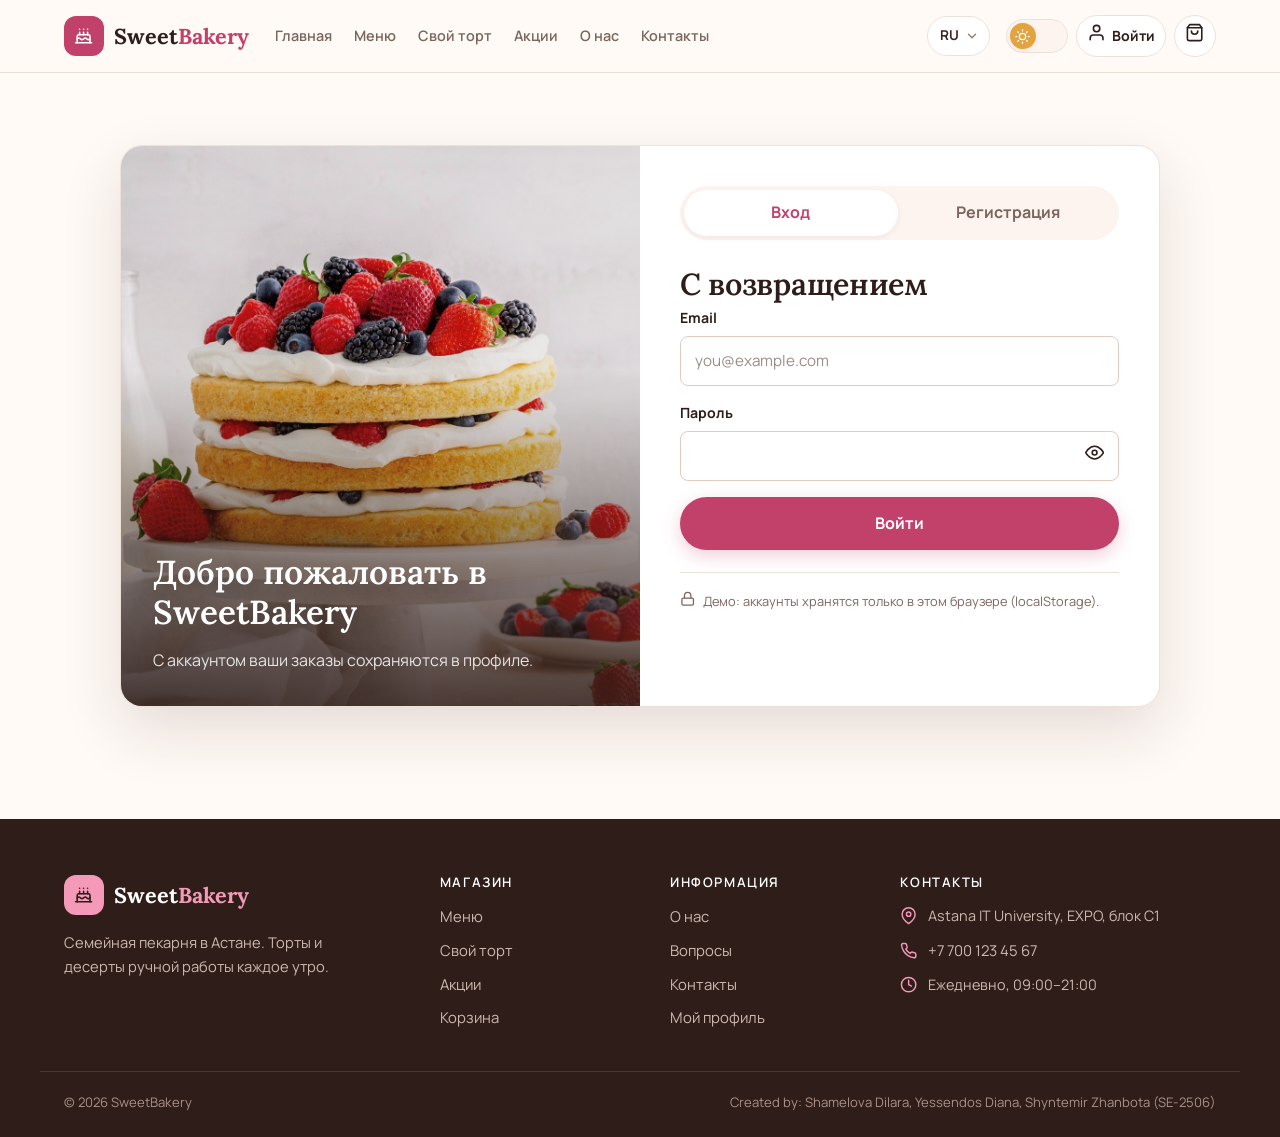
<file: profile.html>
<!DOCTYPE html>
<html lang="ru">
<head>
    <meta charset="UTF-8">
    <meta name="viewport" content="width=device-width, initial-scale=1.0">
    <title>My profile — SweetBakery</title>
    <link rel="icon" href="images/favicon.svg" type="image/svg+xml">
    <link rel="preconnect" href="https://fonts.googleapis.com">
    <link rel="preconnect" href="https://fonts.gstatic.com" crossorigin>
    <link href="https://fonts.googleapis.com/css2?family=Lora:ital,wght@0,500;0,600;0,700;1,500&family=Manrope:wght@400;500;600;700;800&display=swap" rel="stylesheet">
    <link rel="stylesheet" href="css/style.css">
    <!-- apply saved theme before the page is shown (no white flash) -->
    <script>document.documentElement.dataset.theme = JSON.parse(localStorage.getItem("sweetbakery-theme") || '"light"');</script>
</head>
<body data-page="profile" data-title="title.profile">
    <a class="skip-link" href="#main" data-i18n="skip">Skip to content</a>

    <!-- ===================== HEADER ===================== -->
    <header class="site-header">
        <div class="container header-inner">
            <a href="index.html" class="brand">
                <span class="brand-mark" data-icon="cake"></span>
                <span class="brand-name">Sweet<span>Bakery</span></span>
            </a>

            <div class="nav-panel" id="nav-panel">
                <nav class="main-nav">
                    <a href="index.html" data-i18n="nav.home">Home</a>
                    <a href="menu.html" data-i18n="nav.menu">Menu</a>
                    <a href="custom-cake.html" data-i18n="nav.custom">Custom cake</a>
                    <a href="promotions.html" data-i18n="nav.promotions">Offers</a>
                    <a href="about.html" data-i18n="nav.about">About</a>
                    <a href="contact.html" data-i18n="nav.contact">Contacts</a>
                </nav>
                <div class="prefs">
                    <label class="pref-select">
                        <span class="visually-hidden">Language</span>
                        <select id="lang-select">
                            <option value="ru">RU</option>
                            <option value="kk">KZ</option>
                            <option value="en">EN</option>
                        </select>
                    </label>
                </div>
            </div>

            <div class="header-actions">
                <button type="button" class="theme-switch" id="theme-switch" role="switch" aria-checked="false" aria-label="Dark mode">
                    <span class="theme-switch-thumb">
                        <span class="icon-sun" data-icon="sun"></span>
                        <span class="icon-moon" data-icon="moon"></span>
                    </span>
                </button>
                <a class="icon-btn account-link" id="account-link" href="login.html">
                    <span data-icon="user"></span>
                    <span class="account-label" id="account-label">Sign in</span>
                </a>
                <a class="icon-btn cart-link" href="cart.html" aria-label="Cart">
                    <span data-icon="bag"></span>
                    <span class="cart-badge" id="cart-badge" hidden>0</span>
                </a>
                <button type="button" class="icon-btn burger" id="burger" aria-label="Menu" aria-expanded="false">
                    <span class="icon-open" data-icon="menu"></span>
                    <span class="icon-close" data-icon="close"></span>
                </button>
            </div>
        </div>
    </header>

    <main id="main">
        <section class="section section-tight">
            <div class="container">
                <!-- User info (filled from localStorage in main.js) -->
                <div class="profile-head">
                    <span class="avatar" id="profile-avatar">?</span>
                    <div class="profile-head-text">
                        <p class="eyebrow" data-i18n="profile.eyebrow">My profile</p>
                        <h1 id="profile-name">Name</h1>
                        <p class="profile-meta" id="profile-since"></p>
                    </div>
                    <button type="button" class="btn btn-ghost" id="logout-btn"><span data-icon="logout"></span><span data-i18n="profile.logout">Log out</span></button>
                </div>

                <div class="profile-grid">
                    <div class="panel">
                        <h2 class="panel-title" data-i18n="profile.details">My details</h2>
                        <dl class="details-list">
                            <div><dt data-i18n="form.name">Name</dt><dd id="detail-name"></dd></div>
                            <div><dt data-i18n="form.email">Email</dt><dd id="detail-email"></dd></div>
                            <div><dt data-i18n="form.phone">Phone</dt><dd id="detail-phone"></dd></div>
                        </dl>
                    </div>

                    <div class="panel">
                        <h2 class="panel-title" data-i18n="profile.orders">My orders</h2>
                        <div class="orders-list" id="orders-list"></div>
                    </div>
                </div>
            </div>
        </section>
    </main>

    <!-- ===================== FOOTER ===================== -->
    <footer class="site-footer">
        <div class="container footer-grid">
            <div class="footer-col footer-about">
                <a href="index.html" class="brand brand-light">
                    <span class="brand-mark" data-icon="cake"></span>
                    <span class="brand-name">Sweet<span>Bakery</span></span>
                </a>
                <p data-i18n="footer.tagline">A family bakery in Astana. Cakes and desserts baked by hand every morning.</p>
            </div>
            <div class="footer-col">
                <h2 class="footer-title" data-i18n="footer.shop">Shop</h2>
                <ul>
                    <li><a href="menu.html" data-i18n="nav.menu">Menu</a></li>
                    <li><a href="custom-cake.html" data-i18n="nav.custom">Custom cake</a></li>
                    <li><a href="promotions.html" data-i18n="nav.promotions">Offers</a></li>
                    <li><a href="cart.html" data-i18n="nav.cart">Cart</a></li>
                </ul>
            </div>
            <div class="footer-col">
                <h2 class="footer-title" data-i18n="footer.info">Information</h2>
                <ul>
                    <li><a href="about.html" data-i18n="nav.about">About</a></li>
                    <li><a href="about.html#faq" data-i18n="footer.faq">FAQ</a></li>
                    <li><a href="contact.html" data-i18n="nav.contact">Contacts</a></li>
                    <li><a href="profile.html" data-i18n="footer.account">My profile</a></li>
                </ul>
            </div>
            <div class="footer-col">
                <h2 class="footer-title" data-i18n="footer.contacts">Contacts</h2>
                <ul class="footer-contacts">
                    <li><span data-icon="pin"></span><span data-i18n="contact.addressValue">Astana IT University, EXPO, block C1</span></li>
                    <li><span data-icon="phone"></span><a href="tel:+77001234567">+7 700 123 45 67</a></li>
                    <li><span data-icon="clock"></span><span data-i18n="contact.hoursValue">Every day, 09:00–21:00</span></li>
                </ul>
            </div>
        </div>
        <div class="container footer-bottom">
            <p>© 2026 SweetBakery</p>
            <p>Created by: Shamelova Dilara, Yessendos Diana, Shyntemir Zhanbota (SE-2506)</p>
        </div>
    </footer>

    <div class="toast-stack" id="toast-stack" aria-live="polite"></div>

    <script src="js/translations.js"></script>
    <script src="js/data.js"></script>
    <script src="js/script.js"></script>
    <script src="js/main.js"></script>
</body>
</html>
</file>
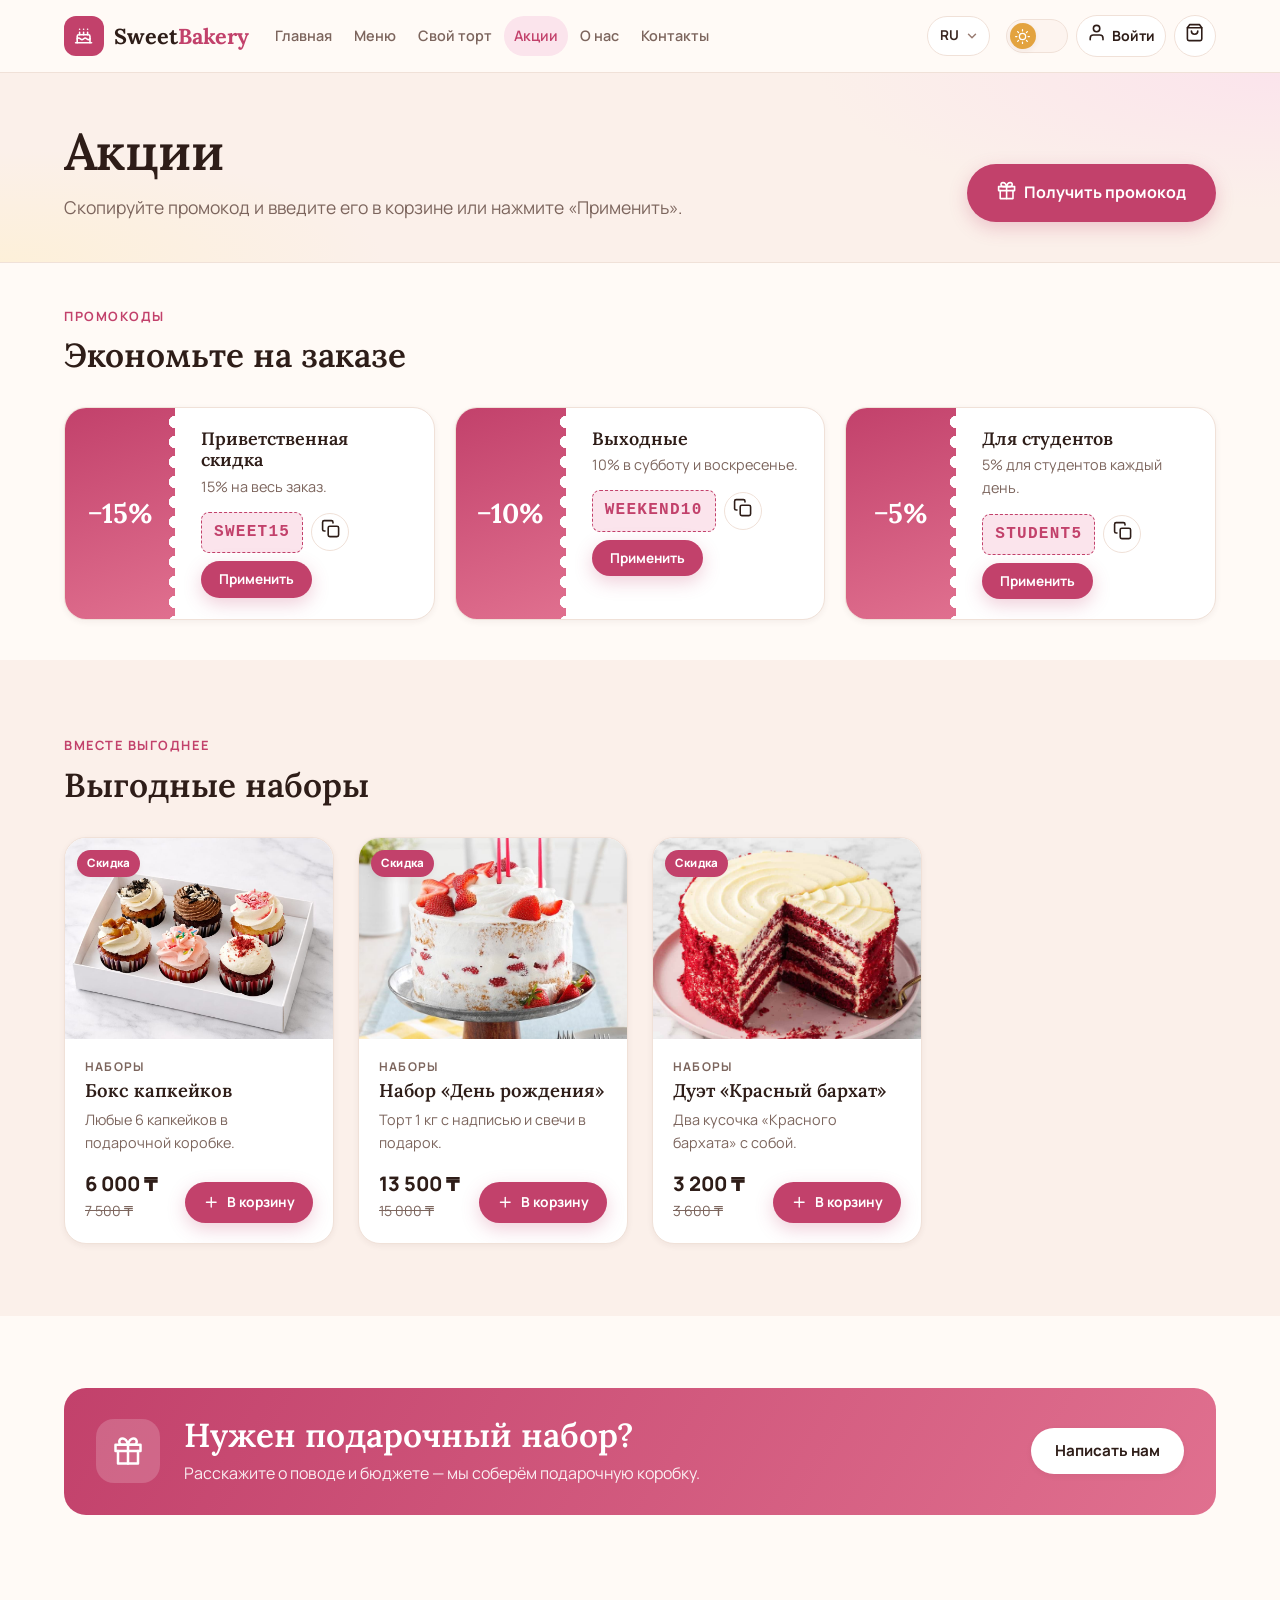
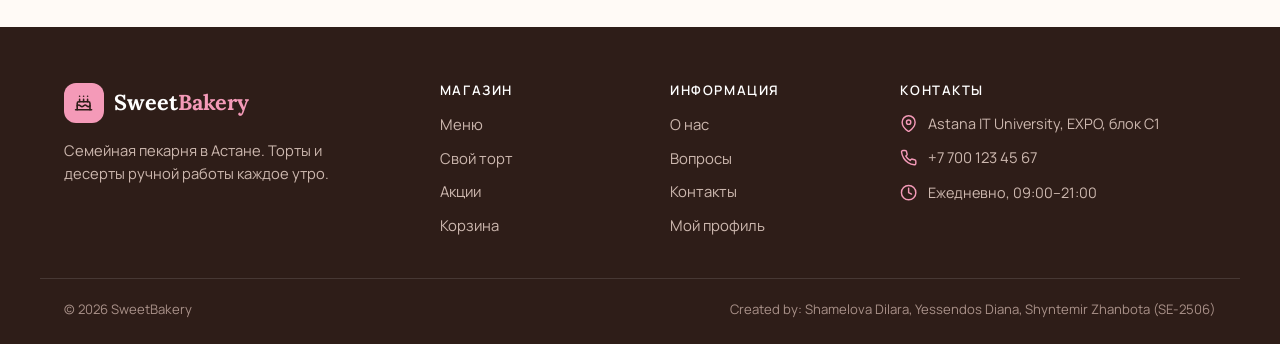
<file: promotions.html>
<!DOCTYPE html>
<html lang="ru">
<head>
    <meta charset="UTF-8">
    <meta name="viewport" content="width=device-width, initial-scale=1.0">
    <title>Promotions — SweetBakery</title>
    <link rel="icon" href="images/favicon.svg" type="image/svg+xml">
    <link rel="preconnect" href="https://fonts.googleapis.com">
    <link rel="preconnect" href="https://fonts.gstatic.com" crossorigin>
    <link href="https://fonts.googleapis.com/css2?family=Lora:ital,wght@0,500;0,600;0,700;1,500&family=Manrope:wght@400;500;600;700;800&display=swap" rel="stylesheet">
    <link rel="stylesheet" href="css/style.css">
    <!-- apply saved theme before the page is shown (no white flash) -->
    <script>document.documentElement.dataset.theme = JSON.parse(localStorage.getItem("sweetbakery-theme") || '"light"');</script>
</head>
<body data-page="promotions" data-title="title.promotions">
    <a class="skip-link" href="#main" data-i18n="skip">Skip to content</a>

    <!-- ===================== HEADER ===================== -->
    <header class="site-header">
        <div class="container header-inner">
            <a href="index.html" class="brand">
                <span class="brand-mark" data-icon="cake"></span>
                <span class="brand-name">Sweet<span>Bakery</span></span>
            </a>

            <div class="nav-panel" id="nav-panel">
                <nav class="main-nav">
                    <a href="index.html" data-i18n="nav.home">Home</a>
                    <a href="menu.html" data-i18n="nav.menu">Menu</a>
                    <a href="custom-cake.html" data-i18n="nav.custom">Custom cake</a>
                    <a href="promotions.html" class="active" data-i18n="nav.promotions">Offers</a>
                    <a href="about.html" data-i18n="nav.about">About</a>
                    <a href="contact.html" data-i18n="nav.contact">Contacts</a>
                </nav>
                <div class="prefs">
                    <label class="pref-select">
                        <span class="visually-hidden">Language</span>
                        <select id="lang-select">
                            <option value="ru">RU</option>
                            <option value="kk">KZ</option>
                            <option value="en">EN</option>
                        </select>
                    </label>
                </div>
            </div>

            <div class="header-actions">
                <button type="button" class="theme-switch" id="theme-switch" role="switch" aria-checked="false" aria-label="Dark mode">
                    <span class="theme-switch-thumb">
                        <span class="icon-sun" data-icon="sun"></span>
                        <span class="icon-moon" data-icon="moon"></span>
                    </span>
                </button>
                <a class="icon-btn account-link" id="account-link" href="login.html">
                    <span data-icon="user"></span>
                    <span class="account-label" id="account-label">Sign in</span>
                </a>
                <a class="icon-btn cart-link" href="cart.html" aria-label="Cart">
                    <span data-icon="bag"></span>
                    <span class="cart-badge" id="cart-badge" hidden>0</span>
                </a>
                <button type="button" class="icon-btn burger" id="burger" aria-label="Menu" aria-expanded="false">
                    <span class="icon-open" data-icon="menu"></span>
                    <span class="icon-close" data-icon="close"></span>
                </button>
            </div>
        </div>
    </header>

    <main id="main">
        <section class="page-hero">
            <div class="container page-hero-split">
                <div>
                    <h1 data-i18n="promo.title">Promotions</h1>
                    <p class="lead" data-i18n="promo.lead">Copy a promo code and enter it in the cart, or press "Apply".</p>
                </div>
                <button type="button" class="btn btn-primary btn-lg" id="open-popup-btn"><span data-icon="gift"></span><span data-i18n="promo.getCode">Get a promo code</span></button>
            </div>
        </section>

        <!-- Promo codes -->
        <section class="section section-tight">
            <div class="container">
                <div class="section-head">
                    <div>
                        <p class="eyebrow" data-i18n="promo.codesEyebrow">Promo codes</p>
                        <h2 data-i18n="promo.codesTitle">Save on your order</h2>
                    </div>
                </div>
                <div class="coupon-grid">
                    <article class="coupon">
                        <div class="coupon-side"><span class="coupon-value">−15%</span></div>
                        <div class="coupon-body">
                            <h3 data-i18n="promo.sweet">Welcome discount</h3>
                            <p data-i18n="promo.sweetText">15% off your whole order.</p>
                            <div class="coupon-actions">
                                <span class="coupon-code">SWEET15</span>
                                <button type="button" class="icon-btn copy-btn" data-copy="SWEET15" aria-label="Copy"><span data-icon="copy"></span></button>
                                <button type="button" class="btn btn-sm btn-primary apply-btn" data-code="SWEET15" data-i18n="promo.apply">Apply</button>
                            </div>
                        </div>
                    </article>
                    <article class="coupon">
                        <div class="coupon-side"><span class="coupon-value">−10%</span></div>
                        <div class="coupon-body">
                            <h3 data-i18n="promo.weekend">Weekend treat</h3>
                            <p data-i18n="promo.weekendText">10% off on Saturday and Sunday.</p>
                            <div class="coupon-actions">
                                <span class="coupon-code">WEEKEND10</span>
                                <button type="button" class="icon-btn copy-btn" data-copy="WEEKEND10" aria-label="Copy"><span data-icon="copy"></span></button>
                                <button type="button" class="btn btn-sm btn-primary apply-btn" data-code="WEEKEND10" data-i18n="promo.apply">Apply</button>
                            </div>
                        </div>
                    </article>
                    <article class="coupon">
                        <div class="coupon-side"><span class="coupon-value">−5%</span></div>
                        <div class="coupon-body">
                            <h3 data-i18n="promo.student">For students</h3>
                            <p data-i18n="promo.studentText">5% off for students every day.</p>
                            <div class="coupon-actions">
                                <span class="coupon-code">STUDENT5</span>
                                <button type="button" class="icon-btn copy-btn" data-copy="STUDENT5" aria-label="Copy"><span data-icon="copy"></span></button>
                                <button type="button" class="btn btn-sm btn-primary apply-btn" data-code="STUDENT5" data-i18n="promo.apply">Apply</button>
                            </div>
                        </div>
                    </article>
                </div>
            </div>
        </section>

        <!-- Sets: cards are created in main.js -->
        <section class="section section-alt">
            <div class="container">
                <div class="section-head">
                    <div>
                        <p class="eyebrow" data-i18n="promo.setsEyebrow">Better together</p>
                        <h2 data-i18n="promo.setsTitle">Special sets</h2>
                    </div>
                </div>
                <div class="product-grid" id="sets-grid"></div>
            </div>
        </section>

        <section class="section">
            <div class="container">
                <div class="promo-band">
                    <span class="promo-band-icon" data-icon="gift"></span>
                    <div>
                        <h2 data-i18n="promo.giftTitle">Need a gift box?</h2>
                        <p data-i18n="promo.giftText">Tell us the occasion and budget — we will put together a gift box.</p>
                    </div>
                    <a href="contact.html" class="btn btn-light" data-i18n="promo.giftCta">Contact us</a>
                </div>
            </div>
        </section>

        <!-- Popup: email -> promo code -->
        <div class="modal" id="popup-modal" hidden>
            <div class="modal-box">
                <button type="button" class="icon-btn modal-close" id="close-popup-btn" aria-label="Close"><span data-icon="close"></span></button>
                <div id="popup-form-step">
                    <span class="modal-icon" data-icon="gift"></span>
                    <h2 data-i18n="promo.popupTitle">−15% on your first order</h2>
                    <p data-i18n="promo.popupText">Enter your email and get a promo code.</p>
                    <form id="popup-form" novalidate>
                        <div class="field">
                            <label for="popup-email" data-i18n="form.email">Email</label>
                            <input type="text" id="popup-email" name="email" placeholder="you@example.com">
                            <p class="field-error"></p>
                        </div>
                        <button type="submit" class="btn btn-primary btn-block" data-i18n="promo.popupBtn">Get the code</button>
                    </form>
                </div>
                <div id="popup-done-step" hidden>
                    <span class="modal-icon modal-icon-success" data-icon="check"></span>
                    <h2 data-i18n="promo.popupDone">Your promo code:</h2>
                    <div class="code-box"><code>SWEET15</code></div>
                </div>
            </div>
        </div>
    </main>

    <!-- ===================== FOOTER ===================== -->
    <footer class="site-footer">
        <div class="container footer-grid">
            <div class="footer-col footer-about">
                <a href="index.html" class="brand brand-light">
                    <span class="brand-mark" data-icon="cake"></span>
                    <span class="brand-name">Sweet<span>Bakery</span></span>
                </a>
                <p data-i18n="footer.tagline">A family bakery in Astana. Cakes and desserts baked by hand every morning.</p>
            </div>
            <div class="footer-col">
                <h2 class="footer-title" data-i18n="footer.shop">Shop</h2>
                <ul>
                    <li><a href="menu.html" data-i18n="nav.menu">Menu</a></li>
                    <li><a href="custom-cake.html" data-i18n="nav.custom">Custom cake</a></li>
                    <li><a href="promotions.html" data-i18n="nav.promotions">Offers</a></li>
                    <li><a href="cart.html" data-i18n="nav.cart">Cart</a></li>
                </ul>
            </div>
            <div class="footer-col">
                <h2 class="footer-title" data-i18n="footer.info">Information</h2>
                <ul>
                    <li><a href="about.html" data-i18n="nav.about">About</a></li>
                    <li><a href="about.html#faq" data-i18n="footer.faq">FAQ</a></li>
                    <li><a href="contact.html" data-i18n="nav.contact">Contacts</a></li>
                    <li><a href="profile.html" data-i18n="footer.account">My profile</a></li>
                </ul>
            </div>
            <div class="footer-col">
                <h2 class="footer-title" data-i18n="footer.contacts">Contacts</h2>
                <ul class="footer-contacts">
                    <li><span data-icon="pin"></span><span data-i18n="contact.addressValue">Astana IT University, EXPO, block C1</span></li>
                    <li><span data-icon="phone"></span><a href="tel:+77001234567">+7 700 123 45 67</a></li>
                    <li><span data-icon="clock"></span><span data-i18n="contact.hoursValue">Every day, 09:00–21:00</span></li>
                </ul>
            </div>
        </div>
        <div class="container footer-bottom">
            <p>© 2026 SweetBakery</p>
            <p>Created by: Shamelova Dilara, Yessendos Diana, Shyntemir Zhanbota (SE-2506)</p>
        </div>
    </footer>

    <div class="toast-stack" id="toast-stack" aria-live="polite"></div>

    <script src="js/translations.js"></script>
    <script src="js/data.js"></script>
    <script src="js/script.js"></script>
    <script src="js/main.js"></script>
</body>
</html>
</file>
<file: css/style.css>
/* ==========================================================================
   SweetBakery — style.css
   1. Tokens (light & dark)      9.  Product cards
   2. Base                       10. Home sections
   3. Layout helpers             11. Menu toolbar & chips
   4. Buttons & links            12. Cake builder
   5. Forms                      13. Promotions & modal
   6. Header                     14. About, recipes, FAQ, team
   7. Footer                     15. Contacts
   8. Page hero & sections       16. Cart & checkout
                                 17. Auth & profile
                                 18. Toasts, animations, responsive
   ========================================================================== */

/* ---------- 1. Tokens ---------- */
:root {
    --bg: #fffaf6;
    --bg-alt: #fbf0ea;
    --surface: #ffffff;
    --surface-2: #fdf4ef;
    --text: #3a2722;
    --text-muted: #7c655d;
    --heading: #2e1d18;
    --primary: #c2416b;
    --primary-hover: #a5325a;
    --primary-soft: #fbe4ec;
    --primary-text: #ffffff;
    --accent: #e3a33f;
    --accent-soft: #fdf0d9;
    --success: #2f8159;
    --success-soft: #e2f3ea;
    --danger: #c0392b;
    --danger-soft: #fbe6e3;
    --border: #f0e1d8;
    --border-strong: #e3cbbf;
    --shadow-sm: 0 2px 6px rgba(74, 38, 28, 0.06);
    --shadow: 0 10px 30px rgba(74, 38, 28, 0.08);
    --shadow-lg: 0 24px 60px rgba(74, 38, 28, 0.14);
    --radius-sm: 8px;
    --radius: 14px;
    --radius-lg: 22px;
    --container: 1200px;
    --header-h: 72px;
    --font-body: "Manrope", system-ui, -apple-system, "Segoe UI", Roboto, sans-serif;
    --font-display: "Lora", Georgia, "Times New Roman", serif;
    --ease: cubic-bezier(0.2, 0.7, 0.2, 1);
    color-scheme: light;
}

[data-theme="dark"] {
    --bg: #1a1413;
    --bg-alt: #211917;
    --surface: #271e1c;
    --surface-2: #2f2523;
    --text: #f2e6e1;
    --text-muted: #bba59d;
    --heading: #fff4ef;
    --primary: #f07da2;
    --primary-hover: #f598b6;
    --primary-soft: #3f2730;
    --primary-text: #2a1117;
    --accent: #f0b65a;
    --accent-soft: #3a2e1d;
    --success: #6fd1a0;
    --success-soft: #1d3329;
    --danger: #ff8a7d;
    --danger-soft: #3c2220;
    --border: #3a2e2b;
    --border-strong: #4b3c38;
    --shadow-sm: 0 2px 6px rgba(0, 0, 0, 0.3);
    --shadow: 0 10px 30px rgba(0, 0, 0, 0.35);
    --shadow-lg: 0 24px 60px rgba(0, 0, 0, 0.5);
    color-scheme: dark;
}

/* ---------- 2. Base ---------- */
*, *::before, *::after { box-sizing: border-box; }

html { scroll-behavior: smooth; scroll-padding-top: calc(var(--header-h) + 16px); }

body {
    margin: 0;
    min-height: 100vh;
    display: flex;
    flex-direction: column;
    font-family: var(--font-body);
    font-size: 16px;
    line-height: 1.6;
    color: var(--text);
    background: var(--bg);
    -webkit-font-smoothing: antialiased;
    transition: background-color 0.3s ease, color 0.3s ease;
}

[hidden] { display: none !important; }

main { flex: 1; }

img { max-width: 100%; display: block; height: auto; }
a { color: inherit; text-decoration: none; }
button { font: inherit; color: inherit; }
ul, ol { margin: 0; padding: 0; }

h1, h2, h3 {
    font-family: var(--font-display);
    color: var(--heading);
    line-height: 1.18;
    margin: 0 0 0.5em;
    font-weight: 600;
}
h1 { font-size: clamp(2rem, 4.2vw, 3.2rem); letter-spacing: -0.01em; }
h2 { font-size: clamp(1.5rem, 2.6vw, 2.1rem); }
h3 { font-size: 1.12rem; }
p { margin: 0 0 1em; }

h1 em, h2 em { font-style: italic; color: var(--primary); }

.icon { width: 1.2em; height: 1.2em; flex-shrink: 0; }

mark {
    background: var(--accent-soft);
    color: var(--heading);
    border-radius: 4px;
    padding: 0 2px;
    box-shadow: inset 0 -2px 0 var(--accent);
}

::selection { background: var(--primary); color: var(--primary-text); }

.visually-hidden {
    position: absolute !important;
    width: 1px; height: 1px;
    padding: 0; margin: -1px;
    overflow: hidden; clip: rect(0, 0, 0, 0);
    white-space: nowrap; border: 0;
}

.skip-link {
    position: absolute;
    left: 16px; top: -60px;
    z-index: 200;
    padding: 10px 18px;
    border-radius: var(--radius-sm);
    background: var(--primary);
    color: var(--primary-text);
    font-weight: 700;
    transition: top 0.2s ease;
}
.skip-link:focus { top: 12px; }

:focus-visible { outline: 3px solid var(--accent); outline-offset: 2px; border-radius: 6px; }

/* ---------- 3. Layout helpers ---------- */
.container { width: 100%; max-width: var(--container); margin: 0 auto; padding: 0 24px; }
.container-narrow { max-width: 820px; }

.section { padding: 72px 0; }
.section-tight { padding: 40px 0; }
.section-alt { background: var(--bg-alt); }

.section-head {
    display: flex;
    align-items: flex-end;
    justify-content: space-between;
    gap: 16px 24px;
    flex-wrap: wrap;
    margin-bottom: 32px;
}
.section-head h2 { margin: 0; }
.section-head-center { justify-content: center; text-align: center; }
.section-sub { margin: 10px 0 0; color: var(--text-muted); max-width: 640px; }

.eyebrow {
    display: inline-flex;
    align-items: center;
    gap: 8px;
    margin: 0 0 10px;
    font-size: 0.8rem;
    font-weight: 700;
    letter-spacing: 0.12em;
    text-transform: uppercase;
    color: var(--primary);
}

.lead { font-size: 1.1rem; color: var(--text-muted); max-width: 640px; }

.center-row { display: flex; justify-content: center; margin-top: 28px; }

/* ---------- 4. Buttons & links ---------- */
.btn {
    position: relative;
    display: inline-flex;
    align-items: center;
    justify-content: center;
    gap: 8px;
    padding: 12px 22px;
    border: 2px solid transparent;
    border-radius: 999px;
    font-family: var(--font-body);
    font-size: 0.95rem;
    font-weight: 700;
    line-height: 1.2;
    cursor: pointer;
    white-space: nowrap;
    transition: background-color 0.2s ease, color 0.2s ease, border-color 0.2s ease,
                transform 0.2s var(--ease), box-shadow 0.2s ease;
}
.btn:active { transform: translateY(1px) scale(0.98); }
.btn .icon { transition: transform 0.25s var(--ease); }
.btn:hover .icon { transform: translateX(3px); }

.btn-primary { background: var(--primary); color: var(--primary-text); box-shadow: 0 6px 18px rgba(194, 65, 107, 0.25); }
.btn-primary:hover { background: var(--primary-hover); transform: translateY(-2px); box-shadow: 0 10px 24px rgba(194, 65, 107, 0.32); }

.btn-ghost { background: transparent; color: var(--primary); border-color: var(--primary); }
.btn-ghost:hover { background: var(--primary-soft); transform: translateY(-2px); }

.btn-light { background: var(--surface); color: var(--heading); box-shadow: var(--shadow-sm); }
.btn-light:hover { transform: translateY(-2px); box-shadow: var(--shadow); color: var(--primary); }

.btn-sm { padding: 8px 16px; font-size: 0.85rem; }
.btn-lg { padding: 15px 28px; font-size: 1rem; }
.btn-block { width: 100%; }

.btn:disabled { opacity: 0.7; cursor: progress; transform: none; }

/* Loading spinner inside buttons */
.btn.loading .btn-label, .btn.loading > .icon, .btn.loading > span:not(.btn-label) { opacity: 0; }
.btn.loading::after {
    content: "";
    position: absolute;
    width: 20px; height: 20px;
    border: 2.5px solid currentColor;
    border-right-color: transparent;
    border-radius: 50%;
    animation: spin 0.7s linear infinite;
}

.link-arrow {
    display: inline-flex;
    align-items: center;
    gap: 6px;
    font-weight: 700;
    color: var(--primary);
}
.link-arrow .icon { transition: transform 0.25s var(--ease); }
.link-arrow:hover .icon { transform: translateX(4px); }

.link-btn {
    display: inline-flex;
    align-items: center;
    gap: 6px;
    padding: 0;
    border: 0;
    background: none;
    color: var(--primary);
    font-weight: 700;
    cursor: pointer;
}
.link-btn:hover { text-decoration: underline; }
.link-danger { color: var(--text-muted); font-weight: 600; font-size: 0.9rem; }
.link-danger:hover { color: var(--danger); }

.text-link { color: var(--primary); font-weight: 600; text-decoration: underline; text-underline-offset: 3px; }

.icon-btn {
    position: relative;
    display: inline-flex;
    align-items: center;
    justify-content: center;
    gap: 6px;
    min-width: 42px;
    height: 42px;
    padding: 0 10px;
    border: 1px solid var(--border);
    border-radius: 999px;
    background: var(--surface);
    color: var(--heading);
    cursor: pointer;
    transition: background-color 0.2s ease, color 0.2s ease, border-color 0.2s ease, transform 0.2s var(--ease);
}
.icon-btn:hover { border-color: var(--primary); color: var(--primary); transform: translateY(-1px); }

.copy-btn.copied { background: var(--success); border-color: var(--success); color: #fff; }

/* ---------- 5. Forms ---------- */
.form-grid { display: grid; grid-template-columns: repeat(2, minmax(0, 1fr)); gap: 4px 18px; }
.form-stack { display: grid; gap: 4px; }
.field { display: flex; flex-direction: column; min-width: 0; margin-bottom: 12px; }
.field-full { grid-column: 1 / -1; }

.field label, .select-field > span {
    margin-bottom: 6px;
    font-size: 0.88rem;
    font-weight: 700;
    color: var(--heading);
}

input[type="text"], input[type="tel"], input[type="password"], input[type="search"],
input[type="date"], select, textarea {
    width: 100%;
    padding: 12px 14px;
    border: 1.5px solid var(--border-strong);
    border-radius: var(--radius-sm);
    background: var(--surface);
    color: var(--text);
    font: inherit;
    font-size: 0.95rem;
    transition: border-color 0.2s ease, box-shadow 0.2s ease, background-color 0.2s ease;
}
textarea { resize: vertical; min-height: 96px; }
select { cursor: pointer; appearance: none; padding-right: 38px;
    background-image: url("data:image/svg+xml,%3Csvg xmlns='http://www.w3.org/2000/svg' viewBox='0 0 24 24' fill='none' stroke='%239a7d73' stroke-width='2.5' stroke-linecap='round' stroke-linejoin='round'%3E%3Cpolyline points='6 9 12 15 18 9'/%3E%3C/svg%3E");
    background-repeat: no-repeat; background-position: right 12px center; background-size: 16px; }
input::placeholder, textarea::placeholder { color: var(--text-muted); opacity: 0.75; }

input:focus, select:focus, textarea:focus {
    outline: none;
    border-color: var(--primary);
    box-shadow: 0 0 0 4px var(--primary-soft);
}
input.is-invalid, select.is-invalid, textarea.is-invalid { border-color: var(--danger); background-color: var(--danger-soft); }
input.is-invalid:focus, select.is-invalid:focus, textarea.is-invalid:focus { box-shadow: 0 0 0 4px var(--danger-soft); }

.field-error {
    min-height: 0;
    margin: 6px 0 0;
    font-size: 0.83rem;
    font-weight: 600;
    color: var(--danger);
}
.field-error:empty { display: none; }
.field-error:not(:empty)::before { content: "⚠ "; }

.field-hint, .field-hint-text {
    display: flex;
    justify-content: space-between;
    gap: 12px;
    margin: 6px 0 0;
    font-size: 0.8rem;
    color: var(--text-muted);
}

.input-prefix { display: flex; align-items: stretch; }
.input-prefix > span {
    display: flex;
    align-items: center;
    padding: 0 12px;
    border: 1.5px solid var(--border-strong);
    border-right: 0;
    border-radius: var(--radius-sm) 0 0 var(--radius-sm);
    background: var(--surface-2);
    font-weight: 700;
    color: var(--text-muted);
}
.input-prefix input { border-top-left-radius: 0; border-bottom-left-radius: 0; }

.input-action { position: relative; }
.input-action input { padding-right: 52px; }
.input-action .icon-btn { position: absolute; right: 5px; top: 50%; transform: translateY(-50%); min-width: 36px; height: 36px; border: 0; background: transparent; }
.pw-toggle.is-on { color: var(--primary); }

/* Custom checkbox */
.check { display: inline-flex; align-items: flex-start; gap: 10px; font-weight: 500 !important; font-size: 0.92rem !important; color: var(--text) !important; cursor: pointer; }
.check input { position: absolute; opacity: 0; width: 1px; height: 1px; }
.check-box {
    flex-shrink: 0;
    display: grid;
    place-items: center;
    width: 22px; height: 22px;
    margin-top: 1px;
    border: 2px solid var(--border-strong);
    border-radius: 6px;
    background: var(--surface);
    color: transparent;
    transition: all 0.2s ease;
}
.check-box .icon { width: 14px; height: 14px; stroke-width: 3.5; }
.check input:checked + .check-box { background: var(--primary); border-color: var(--primary); color: var(--primary-text); transform: scale(1.05); }
.check input:focus-visible + .check-box { outline: 3px solid var(--accent); outline-offset: 2px; }
.check input.is-invalid + .check-box { border-color: var(--danger); }

.form-alert {
    margin-bottom: 14px;
    padding: 12px 14px;
    border-radius: var(--radius-sm);
    background: var(--danger-soft);
    color: var(--danger);
    font-weight: 600;
    font-size: 0.9rem;
}

.panel {
    padding: 28px;
    border: 1px solid var(--border);
    border-radius: var(--radius-lg);
    background: var(--surface);
    box-shadow: var(--shadow-sm);
}
.panel + .panel, .panel + .login-hint, .login-hint + .panel { margin-top: 20px; }
.panel-head { display: flex; justify-content: space-between; align-items: center; gap: 12px; margin-bottom: 8px; }
.panel-head h2 { margin: 0; font-size: 1.35rem; }

.note {
    display: flex;
    gap: 10px;
    align-items: flex-start;
    margin: 14px 0 0;
    padding: 12px 14px;
    border-radius: var(--radius-sm);
    background: var(--surface-2);
    font-size: 0.9rem;
}
.note .icon { margin-top: 2px; color: var(--primary); }
.note-muted { color: var(--text-muted); font-size: 0.83rem; }

/* ---------- 6. Header ---------- */
.site-header {
    position: sticky;
    top: 0;
    z-index: 50;
    background: color-mix(in srgb, var(--bg) 88%, transparent);
    backdrop-filter: saturate(1.4) blur(14px);
    -webkit-backdrop-filter: saturate(1.4) blur(14px);
    border-bottom: 1px solid var(--border);
}

.header-inner {
    display: flex;
    align-items: center;
    gap: 16px;
    min-height: var(--header-h);
}

.brand { display: inline-flex; align-items: center; gap: 10px; flex-shrink: 0; }
.brand-mark {
    display: grid;
    place-items: center;
    width: 40px; height: 40px;
    border-radius: 12px;
    background: var(--primary);
    color: var(--primary-text);
    transition: transform 0.4s var(--ease);
}
.brand:hover .brand-mark { transform: rotate(-10deg) scale(1.06); }
.brand-name { font-family: var(--font-display); font-size: 1.35rem; font-weight: 700; color: var(--heading); }
.brand-name span { color: var(--primary); }

.nav-panel { display: flex; align-items: center; gap: 12px; flex: 1; justify-content: space-between; }

.main-nav { display: flex; align-items: center; gap: 2px; }
.main-nav a {
    position: relative;
    padding: 8px 10px;
    border-radius: 999px;
    font-size: 0.9rem;
    white-space: nowrap;
    font-weight: 600;
    color: var(--text-muted);
    transition: color 0.2s ease, background-color 0.2s ease;
}
.main-nav a::after {
    content: "";
    position: absolute;
    left: 50%; bottom: 3px;
    width: 0; height: 2px;
    border-radius: 2px;
    background: var(--primary);
    transition: width 0.25s var(--ease), left 0.25s var(--ease);
}
.main-nav a:hover { color: var(--heading); }
.main-nav a:hover::after { width: 18px; left: calc(50% - 9px); }
.main-nav a.active { color: var(--primary); background: var(--primary-soft); }
.main-nav a.active::after { display: none; }

.prefs { display: flex; gap: 8px; }
.pref-select select {
    width: auto;
    padding: 8px 30px 8px 12px;
    border-radius: 999px;
    border-width: 1px;
    border-color: var(--border);
    background-position: right 10px center;
    background-size: 14px;
    font-size: 0.85rem;
    font-weight: 700;
}

.header-actions { display: flex; align-items: center; gap: 8px; margin-left: auto; }
.account-label { font-size: 0.88rem; font-weight: 700; max-width: 110px; overflow: hidden; text-overflow: ellipsis; white-space: nowrap; }
.account-link.active { border-color: var(--primary); color: var(--primary); }

.cart-badge {
    position: absolute;
    top: -6px; right: -6px;
    min-width: 21px; height: 21px;
    padding: 0 6px;
    display: grid;
    place-items: center;
    border-radius: 999px;
    background: var(--primary);
    color: var(--primary-text);
    font-size: 0.72rem;
    font-weight: 800;
    border: 2px solid var(--bg);
}
.cart-badge.bump { animation: bump 0.45s var(--ease); }

/* Theme switch (toggle) */
.theme-switch {
    position: relative;
    width: 62px; height: 34px;
    padding: 0;
    border: 1px solid var(--border);
    border-radius: 999px;
    background: var(--surface-2);
    cursor: pointer;
    transition: background-color 0.3s ease;
}
.theme-switch-thumb {
    position: absolute;
    top: 3px; left: 3px;
    display: grid;
    place-items: center;
    width: 26px; height: 26px;
    border-radius: 50%;
    background: var(--accent);
    color: #fff;
    box-shadow: var(--shadow-sm);
    transition: transform 0.35s var(--ease), background-color 0.3s ease;
}
.theme-switch .icon { width: 15px; height: 15px; }
.theme-switch-thumb > span { position: absolute; display: grid; place-items: center; transition: opacity 0.25s ease, transform 0.45s var(--ease); }
.theme-switch .icon-moon { opacity: 0; transform: rotate(-90deg); }
.theme-switch[aria-checked="true"] { background: #3b2f45; }
.theme-switch[aria-checked="true"] .theme-switch-thumb { transform: translateX(28px); background: #8f7ae6; }
.theme-switch[aria-checked="true"] .icon-sun { opacity: 0; transform: rotate(90deg); }
.theme-switch[aria-checked="true"] .icon-moon { opacity: 1; transform: rotate(0); }
.theme-switch:hover .icon-sun { transform: rotate(45deg); }

.burger { display: none; }
.burger .icon-close { display: none; }
body.nav-open .burger .icon-open { display: none; }
body.nav-open .burger .icon-close { display: block; }

/* ---------- 7. Footer ---------- */
.site-footer {
    margin-top: 40px;
    padding: 56px 0 24px;
    background: #2e1d18;
    color: #e9d9d2;
}
[data-theme="dark"] .site-footer { background: #120d0c; border-top: 1px solid var(--border); }
.site-footer a:hover { color: #fff; }

.footer-grid {
    display: grid;
    grid-template-columns: 1.4fr 0.8fr 0.8fr 1.3fr;
    gap: 36px;
}
.brand-light .brand-name { color: #fff; }
.brand-light .brand-name span { color: #f49ab8; }
.brand-light .brand-mark { background: #f49ab8; color: #2e1d18; }
.footer-about p { margin: 16px 0; color: #cdb8af; font-size: 0.92rem; max-width: 320px; }

.footer-title { font-family: var(--font-body); font-size: 0.82rem; letter-spacing: 0.12em; text-transform: uppercase; color: #fff; margin-bottom: 14px; }
.footer-col ul { list-style: none; display: grid; gap: 8px; }
.footer-col ul a { color: #cdb8af; font-size: 0.93rem; transition: color 0.2s ease, padding 0.2s ease; }
.footer-col ul a:hover { padding-left: 4px; }

.footer-contacts li { display: flex; gap: 10px; align-items: flex-start; color: #cdb8af; font-size: 0.9rem; }
.footer-contacts .icon { margin-top: 3px; color: #f49ab8; }

.site-footer .field-error { color: #ffb4a9; }
.site-footer .btn-primary { background: #f49ab8; color: #2e1d18; box-shadow: none; }
.site-footer .btn-primary:hover { background: #fff; }

.footer-bottom {
    display: flex;
    justify-content: space-between;
    gap: 12px;
    flex-wrap: wrap;
    margin-top: 40px;
    padding-top: 20px;
    border-top: 1px solid rgba(255, 255, 255, 0.12);
    font-size: 0.82rem;
    color: #a99189;
}
.footer-bottom p { margin: 0; }

/* ---------- 8. Page hero ---------- */
.page-hero {
    padding: 48px 0 40px;
    background:
        radial-gradient(60% 120% at 100% 0%, var(--primary-soft) 0%, transparent 60%),
        radial-gradient(50% 100% at 0% 100%, var(--accent-soft) 0%, transparent 60%),
        var(--bg-alt);
    border-bottom: 1px solid var(--border);
}
.page-hero h1 { margin-bottom: 12px; }
.page-hero .lead { margin: 0; }
.page-hero-compact { padding: 32px 0 28px; }
.page-hero-split .container, .page-hero-split { display: flex; align-items: flex-end; justify-content: space-between; gap: 24px; flex-wrap: wrap; }

/* ---------- 9. Product cards ---------- */
.product-grid {
    display: grid;
    grid-template-columns: repeat(auto-fill, minmax(250px, 1fr));
    gap: 24px;
}

.product-card {
    display: flex;
    flex-direction: column;
    overflow: hidden;
    border: 1px solid var(--border);
    border-radius: var(--radius-lg);
    background: var(--surface);
    box-shadow: var(--shadow-sm);
    transition: transform 0.3s var(--ease), box-shadow 0.3s ease, border-color 0.3s ease;
}
.product-card:hover { transform: translateY(-6px); box-shadow: var(--shadow-lg); border-color: var(--border-strong); }

.product-media { position: relative; aspect-ratio: 4 / 3; overflow: hidden; background: var(--surface-2); }
.product-media img { width: 100%; height: 100%; object-fit: cover; transition: transform 0.6s var(--ease); }
.product-card:hover .product-media img { transform: scale(1.07); }

.product-badges { position: absolute; top: 12px; left: 12px; display: flex; flex-wrap: wrap; gap: 6px; }
.badge {
    padding: 4px 10px;
    border-radius: 999px;
    font-size: 0.72rem;
    font-weight: 800;
    letter-spacing: 0.02em;
    background: var(--surface);
    color: var(--heading);
    box-shadow: var(--shadow-sm);
}
.badge-bestseller { background: var(--accent); color: #3a2410; }

.badge-sale { background: var(--primary); color: var(--primary-text); }

.product-body { display: flex; flex-direction: column; flex: 1; padding: 18px 20px 20px; }
.product-cat { margin: 0 0 4px; font-size: 0.75rem; font-weight: 700; letter-spacing: 0.1em; text-transform: uppercase; color: var(--text-muted); }
.product-title { margin: 0 0 6px; font-size: 1.15rem; }
.product-desc { margin: 0 0 14px; font-size: 0.9rem; color: var(--text-muted); }

.product-footer { display: flex; align-items: flex-end; justify-content: space-between; gap: 10px; margin-top: auto; }
.product-price { display: flex; flex-wrap: wrap; align-items: baseline; column-gap: 8px; }
.price-now { font-size: 1.25rem; font-weight: 800; color: var(--heading); }
.price-old { font-size: 0.88rem; color: var(--text-muted); text-decoration: line-through; }
.price-unit { flex-basis: 100%; font-size: 0.78rem; color: var(--text-muted); }

.btn-add { padding: 10px 16px; font-size: 0.86rem; }

.btn-add.added { background: var(--success); box-shadow: none; }

/* ---------- 10. Home ---------- */
.hero {
    position: relative;
    padding: 56px 0 72px;
    overflow: hidden;
    background:
        radial-gradient(55% 80% at 85% 20%, var(--primary-soft) 0%, transparent 70%),
        radial-gradient(40% 60% at 10% 90%, var(--accent-soft) 0%, transparent 70%);
}
.hero-grid { display: grid; grid-template-columns: 1.1fr 0.9fr; align-items: center; gap: 56px; }
.hero-text h1 { margin-bottom: 18px; }
.hero-text .lead { margin-bottom: 28px; }
.hero-actions { display: flex; flex-wrap: wrap; gap: 12px; }
.hero-actions-center { justify-content: center; }
.hero-trust { display: flex; flex-wrap: wrap; gap: 10px 22px; margin-top: 32px; list-style: none; }
.hero-trust li { display: inline-flex; align-items: center; gap: 8px; font-size: 0.9rem; font-weight: 600; color: var(--text-muted); }
.hero-trust .icon { color: var(--primary); }

.hero-visual { position: relative; }
.hero-img {
    overflow: hidden;
    aspect-ratio: 7 / 8;
    border-radius: 200px 200px var(--radius-lg) var(--radius-lg);
    background: var(--surface-2);
    box-shadow: var(--shadow-lg);
}
.hero-img img { width: 100%; height: 100%; object-fit: cover; }
.hero-sticker {
    position: absolute;
    top: 24px; right: -8px;
    display: grid;
    place-content: center;
    width: 104px;
    aspect-ratio: 1;
    border-radius: 50%;
    background: var(--accent);
    color: #3a2410;
    font-family: var(--font-display);
    font-weight: 700;
    font-size: 0.85rem;
    line-height: 1.15;
    text-align: center;
    transform: rotate(10deg);
    box-shadow: var(--shadow);
    animation: float 6s ease-in-out infinite;
}

.category-grid { display: grid; grid-template-columns: repeat(5, minmax(0, 1fr)); gap: 18px; }
.category-tile {
    position: relative;
    overflow: hidden;
    aspect-ratio: 3 / 4;
    border-radius: var(--radius-lg);
    background: var(--surface-2);
    box-shadow: var(--shadow-sm);
}
.category-tile img { width: 100%; height: 100%; object-fit: cover; transition: transform 0.6s var(--ease); }
.category-tile::after { content: ""; position: absolute; inset: 0; background: linear-gradient(to top, rgba(30, 15, 10, 0.75), transparent 55%); }
.category-info { position: absolute; left: 16px; right: 16px; bottom: 16px; z-index: 1; color: #fff; }
.category-name { display: block; font-family: var(--font-display); font-size: 1.25rem; font-weight: 600; }

.category-tile:hover img { transform: scale(1.08); }

.steps { display: grid; grid-template-columns: repeat(4, minmax(0, 1fr)); gap: 20px; list-style: none; counter-reset: step; }
.step {
    position: relative;
    padding: 28px 24px;
    border: 1px solid var(--border);
    border-radius: var(--radius-lg);
    background: var(--surface);
    transition: transform 0.3s var(--ease), box-shadow 0.3s ease;
}
.step:hover { transform: translateY(-4px); box-shadow: var(--shadow); }
.step-icon { display: grid; place-items: center; width: 52px; height: 52px; margin-bottom: 18px; border-radius: 16px; background: var(--primary-soft); color: var(--primary); transition: transform 0.4s var(--ease); }
.step:hover .step-icon { transform: rotate(-8deg) scale(1.08); }
.step-icon .icon { width: 24px; height: 24px; }
.step-num { position: absolute; top: 22px; right: 24px; font-family: var(--font-display); font-size: 1.6rem; font-weight: 700; color: var(--border-strong); }
.step p { margin: 0; font-size: 0.92rem; color: var(--text-muted); }

.stats {
    display: grid;
    grid-template-columns: repeat(4, minmax(0, 1fr));
    gap: 18px;
    padding: 32px;
    list-style: none;
    border-radius: var(--radius-lg);
    background: var(--heading);
    color: #fff;
}
[data-theme="dark"] .stats { background: var(--surface-2); border: 1px solid var(--border); }
.stats li { text-align: center; }
.stat-number { display: block; font-family: var(--font-display); font-size: clamp(2rem, 4vw, 2.8rem); font-weight: 700; color: #f49ab8; font-variant-numeric: tabular-nums; }
.stat-label { font-size: 0.9rem; color: #e3d2cb; }
[data-theme="dark"] .stat-label { color: var(--text-muted); }

.feature-banner {
    display: grid;
    grid-template-columns: 1fr 1fr;
    align-items: center;
    gap: 48px;
    padding: 28px;
    border-radius: var(--radius-lg);
    background: var(--surface);
    border: 1px solid var(--border);
    box-shadow: var(--shadow);
}
.feature-banner-img { overflow: hidden; aspect-ratio: 4 / 3; border-radius: var(--radius); background: var(--surface-2); }
.feature-banner-img img { width: 100%; height: 100%; object-fit: cover; }
.feature-banner-text p { color: var(--text-muted); }

.promo-band {
    display: flex;
    align-items: center;
    gap: 24px;
    padding: 28px 32px;
    border-radius: var(--radius-lg);
    background: linear-gradient(120deg, var(--primary) 0%, #e0708f 100%);
    color: #fff;
}
[data-theme="dark"] .promo-band { background: linear-gradient(120deg, #5a2338 0%, #7a3550 100%); }
.promo-band h2 { color: #fff; margin-bottom: 6px; }
.promo-band p { margin: 0; color: rgba(255, 255, 255, 0.9); }
.promo-band > div { flex: 1; }
.promo-band-icon { display: grid; place-items: center; flex-shrink: 0; width: 64px; height: 64px; border-radius: 18px; background: rgba(255, 255, 255, 0.18); }
.promo-band-icon .icon { width: 30px; height: 30px; }

/* ---------- 11. Menu toolbar & chips ---------- */
.toolbar { display: flex; flex-wrap: wrap; align-items: center; gap: 14px; margin-bottom: 18px; }
.toolbar-simple { margin-bottom: 10px; }
.toolbar-controls { display: flex; flex-wrap: wrap; align-items: center; gap: 10px; margin-left: auto; }

.search-field { position: relative; flex: 1 1 320px; max-width: 520px; }
.search-field-wide { max-width: none; margin-bottom: 6px; }
.search-field > span:first-child { position: absolute; left: 16px; top: 50%; transform: translateY(-50%); color: var(--text-muted); display: flex; }
.search-field input { padding-left: 46px; border-radius: 999px; }

.select-field { display: flex; align-items: center; gap: 8px; }
.select-field > span { margin: 0; color: var(--text-muted); font-weight: 600; }
.select-field select { width: auto; border-radius: 999px; padding: 10px 36px 10px 14px; font-size: 0.9rem; font-weight: 600; }

.chip-row { display: flex; flex-wrap: wrap; gap: 8px; margin-bottom: 18px; }
.chip {
    display: inline-flex; align-items: center; gap: 8px;
    padding: 9px 16px;
    border: 1.5px solid var(--border);
    border-radius: 999px;
    background: var(--surface);
    font-weight: 700; font-size: 0.9rem;
    color: var(--text);
    cursor: pointer;
    transition: all 0.2s var(--ease);
}
.chip:hover { border-color: var(--primary); transform: translateY(-2px); }
.chip.active { background: var(--heading); border-color: var(--heading); color: var(--bg); }

.results-info { margin: 0 0 14px; font-size: 0.9rem; font-weight: 600; color: var(--text-muted); }

.empty-state {
    padding: 48px 24px;
    text-align: center;
    border: 1.5px dashed var(--border-strong);
    border-radius: var(--radius-lg);
    background: var(--surface);
}
.empty-state-lg { padding: 72px 24px; }
.empty-state p { color: var(--text-muted); }
.empty-icon { display: inline-grid; place-items: center; width: 72px; height: 72px; margin-bottom: 16px; border-radius: 50%; background: var(--primary-soft); color: var(--primary); }
.empty-icon .icon { width: 32px; height: 32px; }

/* ---------- 12. Cake builder ---------- */
.builder-layout { display: grid; grid-template-columns: minmax(0, 1fr) 380px; gap: 32px; align-items: start; }
.builder-steps { display: grid; gap: 20px; }
.builder-step {
    margin: 0;
    padding: 24px;
    border: 1px solid var(--border);
    border-radius: var(--radius-lg);
    background: var(--surface);
}
.builder-step legend, .form-section legend {
    display: flex; align-items: center; gap: 10px;
    float: left; width: 100%;
    margin-bottom: 16px; padding: 0;
    font-family: var(--font-display);
    font-size: 1.2rem; font-weight: 600;
    color: var(--heading);
}
.builder-step legend + *, .form-section legend + * { clear: both; }
.step-badge { display: grid; place-items: center; width: 30px; height: 30px; border-radius: 50%; background: var(--primary); color: var(--primary-text); font-family: var(--font-body); font-size: 0.85rem; font-weight: 800; }

.option-grid { display: grid; grid-template-columns: repeat(auto-fill, minmax(150px, 1fr)); gap: 10px; }

.option-card { position: relative; cursor: pointer; }
.option-card input { position: absolute; opacity: 0; inset: 0; cursor: pointer; }
.option-body {
    display: flex; flex-direction: column; gap: 2px;
    height: 100%;
    padding: 14px;
    border: 1.5px solid var(--border-strong);
    border-radius: var(--radius);
    background: var(--surface);
    transition: border-color 0.2s ease, background-color 0.2s ease, transform 0.2s var(--ease), box-shadow 0.2s ease;
}
.option-card:hover .option-body { border-color: var(--primary); transform: translateY(-2px); }
.option-card input:checked + .option-body { border-color: var(--primary); background: var(--primary-soft); box-shadow: 0 0 0 1px var(--primary) inset; }
.option-card input:focus-visible + .option-body { outline: 3px solid var(--accent); outline-offset: 2px; }
.option-card input.is-invalid + .option-body { border-color: var(--danger); }
.option-title { display: flex; align-items: center; gap: 8px; font-weight: 700; color: var(--heading); font-size: 0.93rem; }
.option-meta { font-size: 0.8rem; color: var(--text-muted); }
.option-price { font-size: 0.82rem; font-weight: 700; color: var(--primary); }

input[type="color"] { width: 52px; height: 44px; padding: 3px; border: 1.5px solid var(--border-strong); border-radius: var(--radius-sm); background: var(--surface); cursor: pointer; }

.builder-summary { position: sticky; top: calc(var(--header-h) + 20px); }
.summary-card {
    padding: 26px;
    border: 1px solid var(--border);
    border-radius: var(--radius-lg);
    background: var(--surface);
    box-shadow: var(--shadow);
}
.summary-title { font-size: 1.35rem; margin-bottom: 14px; }
.summary-list { display: grid; gap: 8px; margin: 0 0 16px; }
.summary-list > div { display: flex; justify-content: space-between; gap: 12px; font-size: 0.9rem; }
.summary-list dt { color: var(--text-muted); }
.summary-list dd { margin: 0; font-weight: 700; text-align: right; color: var(--heading); }

.summary-total { display: flex; justify-content: space-between; align-items: baseline; padding: 14px 0; border-top: 1px solid var(--border); font-weight: 700; }
.summary-total strong { font-size: 1.6rem; color: var(--primary); font-variant-numeric: tabular-nums; }

.summary-note { display: flex; align-items: center; gap: 8px; margin: 0 0 16px; font-size: 0.88rem; color: var(--text-muted); }
.summary-note .icon { color: var(--primary); }

.btn.added { background: var(--success); box-shadow: none; }

.gallery { display: grid; grid-template-columns: repeat(3, minmax(0, 1fr)); gap: 16px; }
.gallery-item { position: relative; margin: 0; overflow: hidden; aspect-ratio: 1; border-radius: var(--radius); background: var(--surface-2); }
.gallery-item img { width: 100%; height: 100%; object-fit: cover; transition: transform 0.6s var(--ease); }
.gallery-item figcaption {
    position: absolute; inset: auto 0 0 0;
    padding: 40px 16px 14px;
    background: linear-gradient(to top, rgba(30, 15, 10, 0.8), transparent);
    color: #fff; font-weight: 700; font-size: 0.92rem;
    transform: translateY(100%);
    transition: transform 0.35s var(--ease);
}
.gallery-item:hover img { transform: scale(1.06); }
.gallery-item:hover figcaption { transform: translateY(0); }
@media (hover: none) { .gallery-item figcaption { transform: none; } }

/* ---------- 13. Promotions & modal ---------- */
.coupon-grid { display: grid; grid-template-columns: repeat(auto-fit, minmax(320px, 1fr)); gap: 20px; }
.coupon {
    position: relative;
    display: grid;
    grid-template-columns: 110px 1fr;
    border-radius: var(--radius-lg);
    background: var(--surface);
    border: 1px solid var(--border);
    box-shadow: var(--shadow-sm);
    overflow: hidden;
    transition: transform 0.3s var(--ease), box-shadow 0.3s ease, border-color 0.3s ease;
}
.coupon:hover { transform: translateY(-4px); box-shadow: var(--shadow); }

.coupon-side {
    position: relative;
    display: flex; flex-direction: column; align-items: center; justify-content: center; gap: 8px;
    background: linear-gradient(160deg, var(--primary), #e0708f);
    color: #fff;
}
[data-theme="dark"] .coupon-side { background: linear-gradient(160deg, #7a3550, #5a2338); }
.coupon-side::after {
    content: ""; position: absolute; right: -9px; top: 0; bottom: 0; width: 18px;
    background: radial-gradient(circle, var(--surface) 6px, transparent 6.5px) 0 4px / 18px 20px repeat-y;
}

.coupon-value { font-family: var(--font-display); font-size: 1.7rem; font-weight: 700; }
.coupon-value .icon { width: 30px; height: 30px; }
.coupon-body { padding: 20px 20px 20px 26px; }
.coupon-body h3 { margin-bottom: 4px; }
.coupon-body p { margin: 0 0 8px; font-size: 0.9rem; color: var(--text-muted); }

.coupon-actions { display: flex; align-items: center; gap: 8px; margin-top: 14px; flex-wrap: wrap; }
.coupon-code {
    padding: 7px 12px;
    border: 1.5px dashed var(--primary);
    border-radius: var(--radius-sm);
    font-family: ui-monospace, SFMono-Regular, Menlo, Consolas, monospace;
    font-weight: 800; letter-spacing: 0.08em;
    color: var(--primary);
    background: var(--primary-soft);
}
.coupon-actions .icon-btn { width: 38px; min-width: 38px; height: 38px; padding: 0; }

.modal {
    position: fixed; inset: 0; z-index: 120;
    display: flex; align-items: center; justify-content: center;
    padding: 20px;
    background: rgba(26, 14, 10, 0.55);
    backdrop-filter: blur(6px);
    opacity: 0;
    transition: opacity 0.25s ease;
}
.modal[hidden] { display: none; }
.modal.open { opacity: 1; }
.modal-box {
    position: relative;
    width: 100%; max-width: 440px; max-height: 90vh;
    overflow-y: auto;
    padding: 36px 32px 32px;
    border-radius: var(--radius-lg);
    background: var(--surface);
    box-shadow: var(--shadow-lg);
    text-align: center;
    transform: translateY(20px) scale(0.97);
    transition: transform 0.3s var(--ease);
}
.modal.open .modal-box { transform: none; }

.modal-box form { text-align: left; margin-top: 18px; }
.modal-box p { color: var(--text-muted); }
.modal-close { position: absolute; top: 14px; right: 14px; width: 40px; min-width: 40px; padding: 0; border: 0; background: var(--surface-2); z-index: 2; }
.modal-close:hover { transform: rotate(90deg); }
.modal-icon { display: inline-grid; place-items: center; width: 64px; height: 64px; margin-bottom: 14px; border-radius: 50%; background: var(--primary-soft); color: var(--primary); }
.modal-icon .icon { width: 30px; height: 30px; }
.modal-icon-success { background: var(--success-soft); color: var(--success); animation: pop 0.5s var(--ease); }
.code-box { display: flex; align-items: center; justify-content: center; gap: 12px; margin: 16px 0 20px; padding: 14px; border: 2px dashed var(--primary); border-radius: var(--radius); background: var(--primary-soft); }
.code-box code { font-size: 1.6rem; font-weight: 800; letter-spacing: 0.1em; color: var(--primary); }

/* ---------- 14. About, recipes, FAQ, team ---------- */
.story { display: grid; grid-template-columns: 1.2fr 0.8fr; gap: 48px; align-items: center; }
.story-text p { color: var(--text-muted); font-size: 1.02rem; }
.chef-card {
    margin: 0;
    padding: 24px;
    border-radius: var(--radius-lg);
    background: var(--surface);
    border: 1px solid var(--border);
    box-shadow: var(--shadow);
    text-align: center;
}
.chef-card img { width: 180px; height: 180px; margin: 0 auto 16px; border-radius: 50%; object-fit: cover; border: 6px solid var(--primary-soft); background: var(--surface-2); }
.chef-card strong { display: block; font-family: var(--font-display); font-size: 1.3rem; color: var(--heading); }
.chef-card span { display: block; font-size: 0.88rem; color: var(--text-muted); }
.chef-card blockquote { margin: 16px 0 0; font-family: var(--font-display); font-style: italic; color: var(--primary); }

.value-grid { display: grid; grid-template-columns: repeat(3, minmax(0, 1fr)); gap: 22px; }
.value-card { overflow: hidden; border-radius: var(--radius-lg); background: var(--surface); border: 1px solid var(--border); transition: transform 0.3s var(--ease), box-shadow 0.3s ease; }
.value-card:hover { transform: translateY(-5px); box-shadow: var(--shadow); }
.value-card img { width: 100%; aspect-ratio: 16 / 10; object-fit: cover; background: var(--surface-2); }
.value-body { position: relative; padding: 30px 22px 22px; }
.value-icon { position: absolute; top: -24px; left: 22px; display: grid; place-items: center; width: 48px; height: 48px; border-radius: 14px; background: var(--primary); color: var(--primary-text); box-shadow: var(--shadow); }
.value-body p { margin: 0; font-size: 0.92rem; color: var(--text-muted); }

.recipe-grid { display: grid; grid-template-columns: repeat(auto-fill, minmax(200px, 1fr)); gap: 18px; }
.recipe-card {
    display: flex; flex-direction: column;
    padding: 0;
    overflow: hidden;
    border: 1px solid var(--border);
    border-radius: var(--radius);
    background: var(--surface);
    text-align: left;
    cursor: pointer;
    transition: transform 0.3s var(--ease), box-shadow 0.3s ease;
}
.recipe-card:hover { transform: translateY(-4px); box-shadow: var(--shadow); }
.recipe-img { display: block; aspect-ratio: 1; overflow: hidden; background: var(--surface-2); }
.recipe-img img { width: 100%; height: 100%; object-fit: cover; transition: transform 0.5s var(--ease); }
.recipe-card:hover .recipe-img img { transform: scale(1.07); }
.recipe-name { padding: 12px 14px 4px; font-weight: 700; color: var(--heading); font-size: 0.95rem; line-height: 1.35; }
.recipe-link { display: inline-flex; align-items: center; gap: 6px; padding: 0 14px 14px; margin-top: auto; font-size: 0.82rem; font-weight: 700; color: var(--primary); }
.recipe-link .icon { width: 14px; height: 14px; transition: transform 0.25s var(--ease); }
.recipe-card:hover .recipe-link .icon { transform: translateX(4px); }

.skeleton { pointer-events: none; }
.skeleton-img, .skeleton-line {
    background: linear-gradient(90deg, var(--surface-2) 25%, var(--border) 50%, var(--surface-2) 75%);
    background-size: 200% 100%;
    animation: shimmer 1.3s linear infinite;
}
.skeleton-img { aspect-ratio: 1; }
.skeleton-line { height: 12px; margin: 14px 14px 0; border-radius: 6px; }

.accordion { display: grid; gap: 12px; }
.accordion-item { border: 1px solid var(--border); border-radius: var(--radius); background: var(--surface); overflow: hidden; transition: border-color 0.2s ease, box-shadow 0.2s ease; }
.accordion-item:hover { border-color: var(--border-strong); }
.accordion-item.open { border-color: var(--primary); box-shadow: var(--shadow-sm); }

.accordion-trigger {
    display: flex; align-items: center; justify-content: space-between; gap: 16px;
    width: 100%;
    padding: 18px 20px;
    border: 0;
    background: none;
    font-family: var(--font-body); font-size: 1rem; font-weight: 700; text-align: left;
    color: var(--heading);
    cursor: pointer;
}
.accordion-icon { display: grid; place-items: center; flex-shrink: 0; width: 32px; height: 32px; border-radius: 50%; background: var(--primary-soft); color: var(--primary); transition: transform 0.3s var(--ease), background-color 0.2s ease; }
.accordion-item.open .accordion-icon { transform: rotate(45deg); background: var(--primary); color: var(--primary-text); }
.accordion-panel { max-height: 0; overflow: hidden; transition: max-height 0.35s var(--ease); }
.accordion-panel p { margin: 0; padding: 0 20px 20px; color: var(--text-muted); }

.team-grid { display: grid; grid-template-columns: repeat(3, minmax(0, 1fr)); gap: 18px; list-style: none; }
.team-card { display: flex; align-items: center; gap: 16px; padding: 20px; border: 1px solid var(--border); border-radius: var(--radius); background: var(--surface); }
.team-card strong { display: block; color: var(--heading); }
.team-card span:not(.team-avatar) { font-size: 0.88rem; color: var(--text-muted); }
.team-avatar { display: grid; place-items: center; flex-shrink: 0; width: 52px; height: 52px; border-radius: 50%; background: var(--accent-soft); color: var(--accent); font-weight: 800; }

/* ---------- 15. Contacts ---------- */
.contact-layout { display: grid; grid-template-columns: 0.9fr 1.1fr; gap: 32px; align-items: start; }
.contact-info { display: grid; gap: 14px; }
.info-card { display: flex; align-items: flex-start; gap: 16px; padding: 18px 20px; border: 1px solid var(--border); border-radius: var(--radius); background: var(--surface); }
.info-card > div { flex: 1; }
.info-card p { margin: 0; color: var(--text-muted); }
.info-card-title { margin: 0 0 4px; font-family: var(--font-body); font-size: 0.82rem; letter-spacing: 0.08em; text-transform: uppercase; color: var(--heading); }
.info-card-icon { display: grid; place-items: center; flex-shrink: 0; width: 44px; height: 44px; border-radius: 12px; background: var(--primary-soft); color: var(--primary); }

.map-wrap { overflow: hidden; border-radius: var(--radius-lg); border: 1px solid var(--border); background: var(--surface-2); }
.map-wrap iframe { display: block; width: 100%; height: 280px; border: 0; }
[data-theme="dark"] .map-wrap iframe { filter: invert(0.9) hue-rotate(180deg) brightness(0.95); }

.form-card { padding: 32px; border: 1px solid var(--border); border-radius: var(--radius-lg); background: var(--surface); box-shadow: var(--shadow); }
.form-sub { color: var(--text-muted); margin-bottom: 22px; }

.success-panel { padding: 40px 24px; text-align: center; }
.success-panel-lg { max-width: 640px; margin: 0 auto; padding: 48px 32px; border-radius: var(--radius-lg); background: var(--surface); border: 1px solid var(--border); box-shadow: var(--shadow); }
.success-icon { display: inline-grid; place-items: center; width: 84px; height: 84px; margin-bottom: 18px; border-radius: 50%; background: var(--success-soft); color: var(--success); animation: pop 0.6s var(--ease); }
.success-icon .icon { width: 40px; height: 40px; stroke-width: 3; }
.success-panel p { color: var(--text-muted); }
.success-number { font-size: 1.2rem; font-weight: 800; color: var(--primary) !important; }

.checkout-layout { display: grid; grid-template-columns: minmax(0, 1fr) 380px; gap: 28px; align-items: start; }
.checkout-aside { position: sticky; top: calc(var(--header-h) + 20px); }

.cart-list { list-style: none; }
.cart-item {
    display: grid;
    grid-template-columns: 84px minmax(0, 1fr) auto 110px 42px;
    align-items: center;
    gap: 16px;
    padding: 16px 0;
    border-bottom: 1px solid var(--border);
    transition: opacity 0.25s ease, transform 0.25s ease;
}
.cart-item:last-child { border-bottom: 0; }

.cart-item-img { width: 84px; height: 84px; border-radius: var(--radius); object-fit: cover; background: var(--surface-2); }
.cart-item-info h3 { margin: 0 0 2px; font-size: 1.02rem; }
.cart-item-details { margin: 0; font-size: 0.84rem; color: var(--text-muted); }
.cart-item-unit { margin: 4px 0 0; font-size: 0.84rem; color: var(--text-muted); }
.cart-item-total { text-align: right; font-size: 1.05rem; color: var(--heading); }
.cart-remove { border: 0; background: transparent; color: var(--text-muted); }
.cart-remove:hover { color: var(--danger); background: var(--danger-soft); }

.qty { display: inline-flex; align-items: center; border: 1.5px solid var(--border-strong); border-radius: 999px; }
.qty-btn { display: grid; place-items: center; width: 34px; height: 34px; padding: 0; border: 0; border-radius: 50%; background: none; cursor: pointer; color: var(--heading); transition: background-color 0.2s ease; }
.qty-btn:hover:not(:disabled) { background: var(--primary-soft); color: var(--primary); }
.qty-btn:disabled { opacity: 0.35; cursor: not-allowed; }
.qty-btn .icon { width: 16px; height: 16px; }
.qty-value { min-width: 26px; text-align: center; font-weight: 800; }

.form-section { margin: 0 0 8px; padding: 0 0 22px; border: 0; border-bottom: 1px solid var(--border); }
.form-section:last-child { border-bottom: 0; padding-bottom: 0; }
.form-section + .form-section { padding-top: 22px; }

.choice-grid { display: grid; grid-template-columns: repeat(2, minmax(0, 1fr)); gap: 12px; }
.choice-grid-3 { grid-template-columns: repeat(3, minmax(0, 1fr)); }
.choice-card { position: relative; cursor: pointer; }
.choice-card input { position: absolute; opacity: 0; inset: 0; cursor: pointer; }
.choice-body {
    display: grid;
    grid-template-columns: auto 1fr;
    grid-template-rows: auto auto;
    column-gap: 12px;
    align-items: center;
    height: 100%;
    padding: 14px 16px;
    border: 1.5px solid var(--border-strong);
    border-radius: var(--radius);
    transition: all 0.2s ease;
}
.choice-card:hover .choice-body { border-color: var(--primary); }
.choice-card input:checked + .choice-body { border-color: var(--primary); background: var(--primary-soft); box-shadow: 0 0 0 1px var(--primary) inset; }
.choice-card input:focus-visible + .choice-body { outline: 3px solid var(--accent); outline-offset: 2px; }
.choice-icon { grid-row: span 2; display: grid; place-items: center; width: 40px; height: 40px; border-radius: 12px; background: var(--surface-2); color: var(--primary); transition: transform 0.3s var(--ease); }
.choice-card input:checked + .choice-body .choice-icon { background: var(--primary); color: var(--primary-text); transform: rotate(-6deg); }
.choice-icon-kaspi { color: #f14635; }
.choice-title { font-weight: 800; color: var(--heading); font-size: 0.95rem; }
.choice-meta { font-size: 0.8rem; color: var(--text-muted); }
.reveal-block { margin-top: 16px; animation: fadeUp 0.35s var(--ease); }
.reveal-block[hidden] { display: none; }

.promo-form { margin-bottom: 8px; }
.promo-row { display: flex; gap: 8px; }
.promo-row input { text-transform: uppercase; }

.totals { display: grid; gap: 10px; margin: 18px 0; }
.totals > div { display: flex; justify-content: space-between; gap: 12px; font-size: 0.95rem; }
.totals dt { color: var(--text-muted); }
.totals dd { margin: 0; font-weight: 700; }
.totals .is-discount dd { color: var(--success); }
.totals .is-total { padding-top: 14px; border-top: 1px solid var(--border); font-size: 1.2rem; }
.totals .is-total dt { color: var(--heading); font-weight: 700; }
.totals .is-total dd { color: var(--primary); font-size: 1.45rem; }

/* ---------- 17. Auth & profile ---------- */
.auth-layout { display: grid; grid-template-columns: 1fr 1fr; gap: 0; max-width: 1040px; border-radius: var(--radius-lg); overflow: hidden; background: var(--surface); border: 1px solid var(--border); box-shadow: var(--shadow-lg); padding: 0; }
.auth-visual { position: relative; min-height: 560px; background: var(--surface-2); }
.auth-visual img { position: absolute; inset: 0; width: 100%; height: 100%; object-fit: cover; }
.auth-visual::after { content: ""; position: absolute; inset: 0; background: linear-gradient(to top, rgba(46, 29, 24, 0.85), rgba(46, 29, 24, 0.1) 60%); }
.auth-visual-text { position: absolute; left: 32px; right: 32px; bottom: 32px; z-index: 1; }
.auth-visual-text h2 { color: #fff; }
.auth-card { padding: 40px; }
.auth-title { font-size: 1.9rem; margin-bottom: 6px; }

.auth-demo { display: flex; gap: 8px; align-items: center; margin: 22px 0 0; padding-top: 18px; border-top: 1px solid var(--border); font-size: 0.8rem; color: var(--text-muted); }

.tabs { display: flex; gap: 4px; margin-bottom: 26px; padding: 4px; border-radius: 999px; background: var(--surface-2); }
.tab {
    flex: 1;
    display: inline-flex; align-items: center; justify-content: center; gap: 8px;
    padding: 10px 16px;
    border: 0;
    border-radius: 999px;
    background: transparent;
    font-weight: 700;
    color: var(--text-muted);
    cursor: pointer;
    transition: all 0.25s var(--ease);
}
.tab:hover { color: var(--heading); }
.tab[aria-selected="true"] { background: var(--surface); color: var(--primary); box-shadow: var(--shadow-sm); }

.pw-rules { display: flex; flex-wrap: wrap; gap: 6px 14px; margin-top: 10px; list-style: none; font-size: 0.8rem; color: var(--text-muted); }
.pw-rules li::before { content: "○ "; }
.pw-rules li.ok { color: var(--success); font-weight: 700; }
.pw-rules li.ok::before { content: "✓ "; }

.profile-head { display: flex; align-items: center; gap: 22px; padding: 28px; border-radius: var(--radius-lg); background: var(--surface); border: 1px solid var(--border); box-shadow: var(--shadow-sm); flex-wrap: wrap; }
.avatar { display: grid; place-items: center; flex-shrink: 0; width: 76px; height: 76px; border-radius: 50%; background: linear-gradient(135deg, var(--primary), var(--accent)); color: #fff; font-size: 1.6rem; font-weight: 800; }
.profile-head-text { flex: 1; min-width: 220px; }
.profile-head-text h1 { margin: 0 0 4px; font-size: clamp(1.6rem, 3vw, 2.2rem); }
.profile-meta { margin: 0; color: var(--text-muted); font-size: 0.9rem; word-break: break-word; }

.orders-list { display: grid; gap: 18px; }
.order-card { padding: 24px; border-radius: var(--radius-lg); background: var(--surface); border: 1px solid var(--border); box-shadow: var(--shadow-sm); }
.order-head { display: flex; justify-content: space-between; align-items: flex-start; gap: 12px; margin-bottom: 14px; }
.order-head h3 { margin: 0; font-size: 1.15rem; }
.order-date { margin: 2px 0 0; font-size: 0.85rem; color: var(--text-muted); }
.status { padding: 5px 12px; border-radius: 999px; font-size: 0.8rem; font-weight: 800; white-space: nowrap; }
.status-preparing { background: var(--accent-soft); color: #9a6410; }
[data-theme="dark"] .status-preparing { color: var(--accent); }

/* ---------- 18. Toasts & animations ---------- */
.toast-stack { position: fixed; right: 20px; bottom: 20px; z-index: 150; display: flex; flex-direction: column; align-items: flex-end; gap: 10px; max-width: calc(100vw - 40px); pointer-events: none; }
.toast {
    display: flex; align-items: center; gap: 12px;
    min-width: 260px; max-width: 380px;
    padding: 14px 16px;
    border-radius: var(--radius);
    background: #2e1d18;
    color: #fff;
    box-shadow: var(--shadow-lg);
    font-size: 0.9rem; font-weight: 600;
    pointer-events: auto;
    cursor: pointer;
    opacity: 0;
    transform: translateY(16px) scale(0.96);
    transition: opacity 0.3s ease, transform 0.3s var(--ease);
}
[data-theme="dark"] .toast { background: #f2e6e1; color: #2e1d18; }
.toast.show { opacity: 1; transform: none; }
.toast-icon { display: grid; place-items: center; flex-shrink: 0; width: 28px; height: 28px; border-radius: 50%; background: var(--success); color: #fff; }
.toast-icon .icon { width: 15px; height: 15px; stroke-width: 3; }

.toast-msg { flex: 1; }

.shake { animation: shake 0.4s ease; }

@keyframes spin { to { transform: rotate(360deg); } }
@keyframes bump { 0% { transform: scale(1); } 40% { transform: scale(1.45); } 100% { transform: scale(1); } }
@keyframes pop { 0% { transform: scale(0.6); } 60% { transform: scale(1.2); } 100% { transform: scale(1); } }
@keyframes tick { 0% { transform: translateY(-4px); opacity: 0.4; } 100% { transform: none; opacity: 1; } }
@keyframes float { 0%, 100% { translate: 0 0; } 50% { translate: 0 -10px; } }
@keyframes fadeUp { from { opacity: 0; transform: translateY(10px); } to { opacity: 1; transform: none; } }
@keyframes shimmer { from { background-position: 200% 0; } to { background-position: -200% 0; } }
@keyframes shake { 0%, 100% { transform: translateX(0); } 25% { transform: translateX(-6px); } 75% { transform: translateX(6px); } }
@keyframes pulse { 0% { box-shadow: 0 0 0 0 currentColor; } 70% { box-shadow: 0 0 0 7px transparent; } 100% { box-shadow: 0 0 0 0 transparent; } }

/* ---------- Responsive ---------- */
@media (max-width: 1180px) {
    .burger { display: inline-flex; }
    .nav-panel {
        position: fixed;
        top: var(--header-h); left: 0; right: 0;
        flex-direction: column; align-items: stretch;
        gap: 18px;
        max-height: calc(100vh - var(--header-h));
        overflow-y: auto;
        padding: 20px 24px 28px;
        background: var(--bg);
        border-bottom: 1px solid var(--border);
        box-shadow: var(--shadow-lg);
        opacity: 0;
        visibility: hidden;
        transform: translateY(-12px);
        transition: opacity 0.25s ease, transform 0.25s var(--ease), visibility 0.25s;
    }
    body.nav-open .nav-panel { opacity: 1; visibility: visible; transform: none; }
    .main-nav { flex-direction: column; align-items: stretch; gap: 4px; }
    .main-nav a { padding: 12px 16px; font-size: 1rem; border-radius: var(--radius-sm); }
    .main-nav a::after { display: none; }
    .prefs .pref-select { flex: 1; }
    .prefs select { width: 100%; padding: 12px 34px 12px 14px; }
    .category-grid { grid-template-columns: repeat(3, minmax(0, 1fr)); }
}

@media (max-width: 980px) {
    .hero-grid, .story, .contact-layout, .feature-banner { grid-template-columns: 1fr; }
    .hero-visual { max-width: 460px; margin: 0 auto; width: 100%; }
    .builder-layout, .checkout-layout { grid-template-columns: 1fr; }
    .builder-summary, .checkout-aside { position: static; }
    .steps { grid-template-columns: repeat(2, minmax(0, 1fr)); }
    .stats { grid-template-columns: repeat(2, minmax(0, 1fr)); }
    .footer-grid { grid-template-columns: 1fr 1fr; }
    .value-grid, .team-grid, .info-strip { grid-template-columns: 1fr; }
    .auth-layout { grid-template-columns: 1fr; }
    .auth-visual { min-height: 220px; }

}

@media (max-width: 720px) {
    .section { padding: 52px 0; }
    .section-tight { padding: 28px 0; }
    .container { padding: 0 16px; }
    .account-label { display: none; }
    .account-link { padding: 0; width: 42px; }
    .brand-name { font-size: 1.15rem; }
    .brand-mark { width: 36px; height: 36px; }
    .header-inner { gap: 10px; }
    .theme-switch { width: 56px; }
    .theme-switch[aria-checked="true"] .theme-switch-thumb { transform: translateX(22px); }
    .category-grid { grid-template-columns: repeat(2, minmax(0, 1fr)); gap: 12px; }
    .category-tile:last-child { grid-column: span 2; aspect-ratio: 2 / 1; }
    .product-grid { grid-template-columns: repeat(auto-fill, minmax(min(100%, 240px), 1fr)); gap: 16px; }
    .gallery { grid-template-columns: repeat(2, minmax(0, 1fr)); }
    .form-grid, .choice-grid, .choice-grid-3 { grid-template-columns: 1fr; }
    .promo-band { flex-direction: column; align-items: flex-start; padding: 24px; }

    .hero-sticker { right: 8px; width: 88px; font-size: 0.75rem; }
    .toolbar-controls { margin-left: 0; width: 100%; }
    .search-field { flex-basis: 100%; max-width: none; }

    .panel, .form-card, .summary-card { padding: 20px; }
    .auth-card { padding: 28px 20px; }
    .builder-step { padding: 18px; }
    .option-grid, .option-grid-chips { grid-template-columns: repeat(2, minmax(0, 1fr)); gap: 8px; }
    .option-body { padding: 12px; }
    .cart-item {
        grid-template-columns: 72px minmax(0, 1fr) 36px;
        grid-template-areas: "img info remove" "img qty total";
        row-gap: 10px;
    }
    .cart-item-img { grid-area: img; width: 72px; height: 72px; align-self: start; }
    .cart-item-info { grid-area: info; }
    .cart-item .qty { grid-area: qty; justify-self: start; }
    .cart-item-total { grid-area: total; grid-column: 2 / 4; justify-self: end; align-self: center; }
    .cart-remove { grid-area: remove; align-self: start; }

    .modal-box { padding: 30px 20px 22px; }
    .coupon { grid-template-columns: 86px 1fr; }
    .footer-bottom { flex-direction: column; }
}

@media (max-width: 480px) {
    .footer-grid { grid-template-columns: 1fr; }
    .steps, .stats { grid-template-columns: 1fr; }
    .hero-actions .btn { width: 100%; }
    .prefs { flex-direction: row; }
    .page-hero-split .btn { width: 100%; }
    .coupon-grid { grid-template-columns: 1fr; }
}

@media (max-width: 400px) {
    .site-header .container { padding: 0 12px; }
    .header-inner { gap: 8px; }
    .header-actions { gap: 4px; }
    .brand { gap: 8px; }
    .brand-mark { width: 32px; height: 32px; border-radius: 10px; }
    .brand-name { font-size: 1rem; }
    .header-actions .icon-btn { min-width: 36px; width: 36px; height: 36px; padding: 0; }
    .theme-switch { width: 48px; height: 30px; }
    .theme-switch-thumb { width: 22px; height: 22px; }
    .theme-switch[aria-checked="true"] .theme-switch-thumb { transform: translateX(18px); }
}

/* ---------- Simple version additions ---------- */
.category-grid-4 { grid-template-columns: repeat(4, minmax(0, 1fr)); }
.profile-grid { display: grid; grid-template-columns: 340px minmax(0, 1fr); gap: 20px; margin-top: 20px; align-items: start; }
.panel-title { font-size: 1.3rem; margin-bottom: 16px; }
.details-list { display: grid; gap: 14px; margin: 0; }
.details-list dt { font-size: 0.8rem; letter-spacing: 0.06em; text-transform: uppercase; color: var(--text-muted); }
.details-list dd { margin: 2px 0 0; font-weight: 700; color: var(--heading); word-break: break-word; }
.order-card + .order-card { margin-top: 14px; }
.order-items { list-style: none; display: grid; gap: 6px; padding: 12px 0; border-top: 1px solid var(--border); border-bottom: 1px solid var(--border); font-size: 0.92rem; }
.order-items li { display: flex; justify-content: space-between; gap: 12px; }
.order-total { margin: 12px 0 0; text-align: right; }
.order-total strong { color: var(--primary); font-size: 1.15rem; }
.empty-text { color: var(--text-muted); margin: 0; }
.form-message { margin: 16px 0 0; padding: 14px 16px; border-radius: var(--radius-sm); background: var(--success-soft); color: var(--success); font-weight: 700; }
.auth-visual-sub { color: rgba(255, 255, 255, 0.85); margin: 0; }
.option-grid { grid-template-columns: repeat(auto-fill, minmax(160px, 1fr)); }
@media (max-width: 980px) { .profile-grid { grid-template-columns: 1fr; } }
@media (max-width: 720px) { .category-grid-4 .category-tile:last-child { grid-column: auto; aspect-ratio: 3 / 4; } }

@media (prefers-reduced-motion: reduce) {
    *, *::before, *::after { animation-duration: 0.01ms !important; animation-iteration-count: 1 !important; transition-duration: 0.01ms !important; scroll-behavior: auto !important; }

}
.profile-grid .panel + .panel { margin-top: 0; }
</file>
